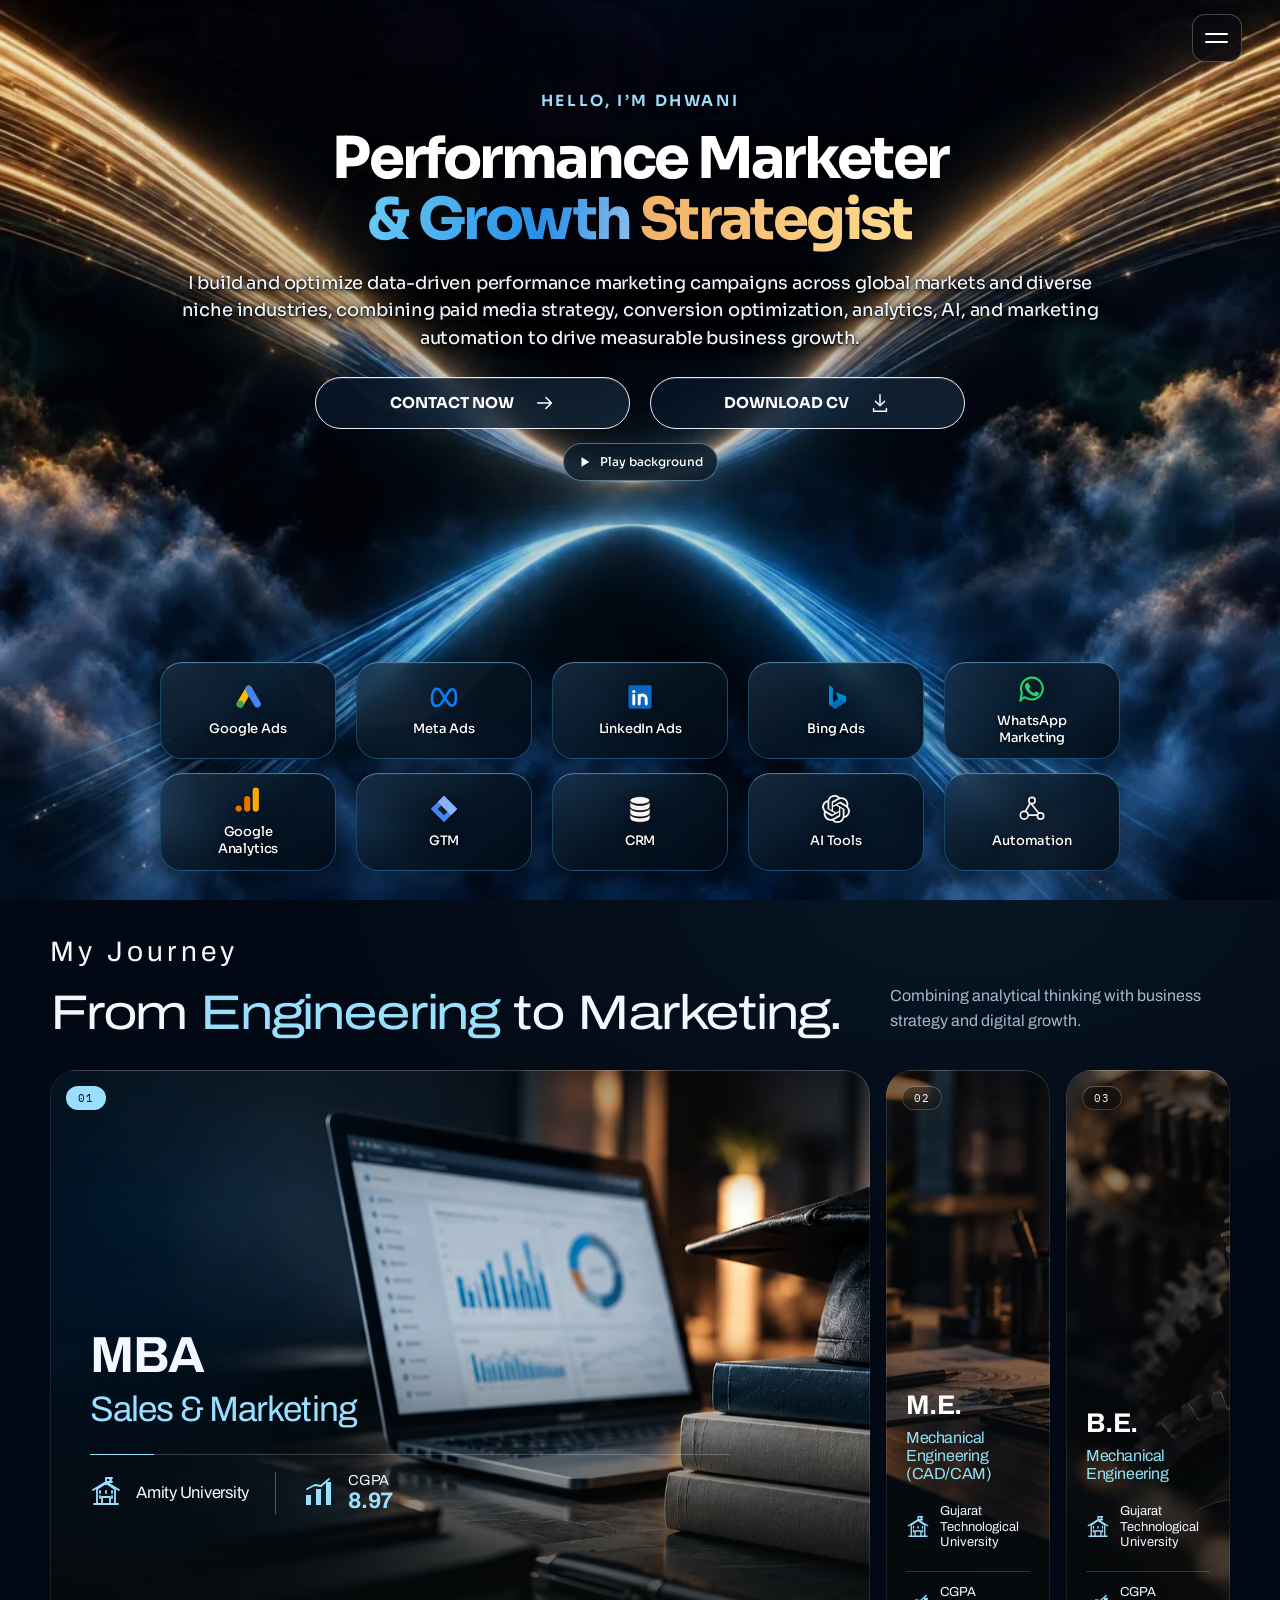
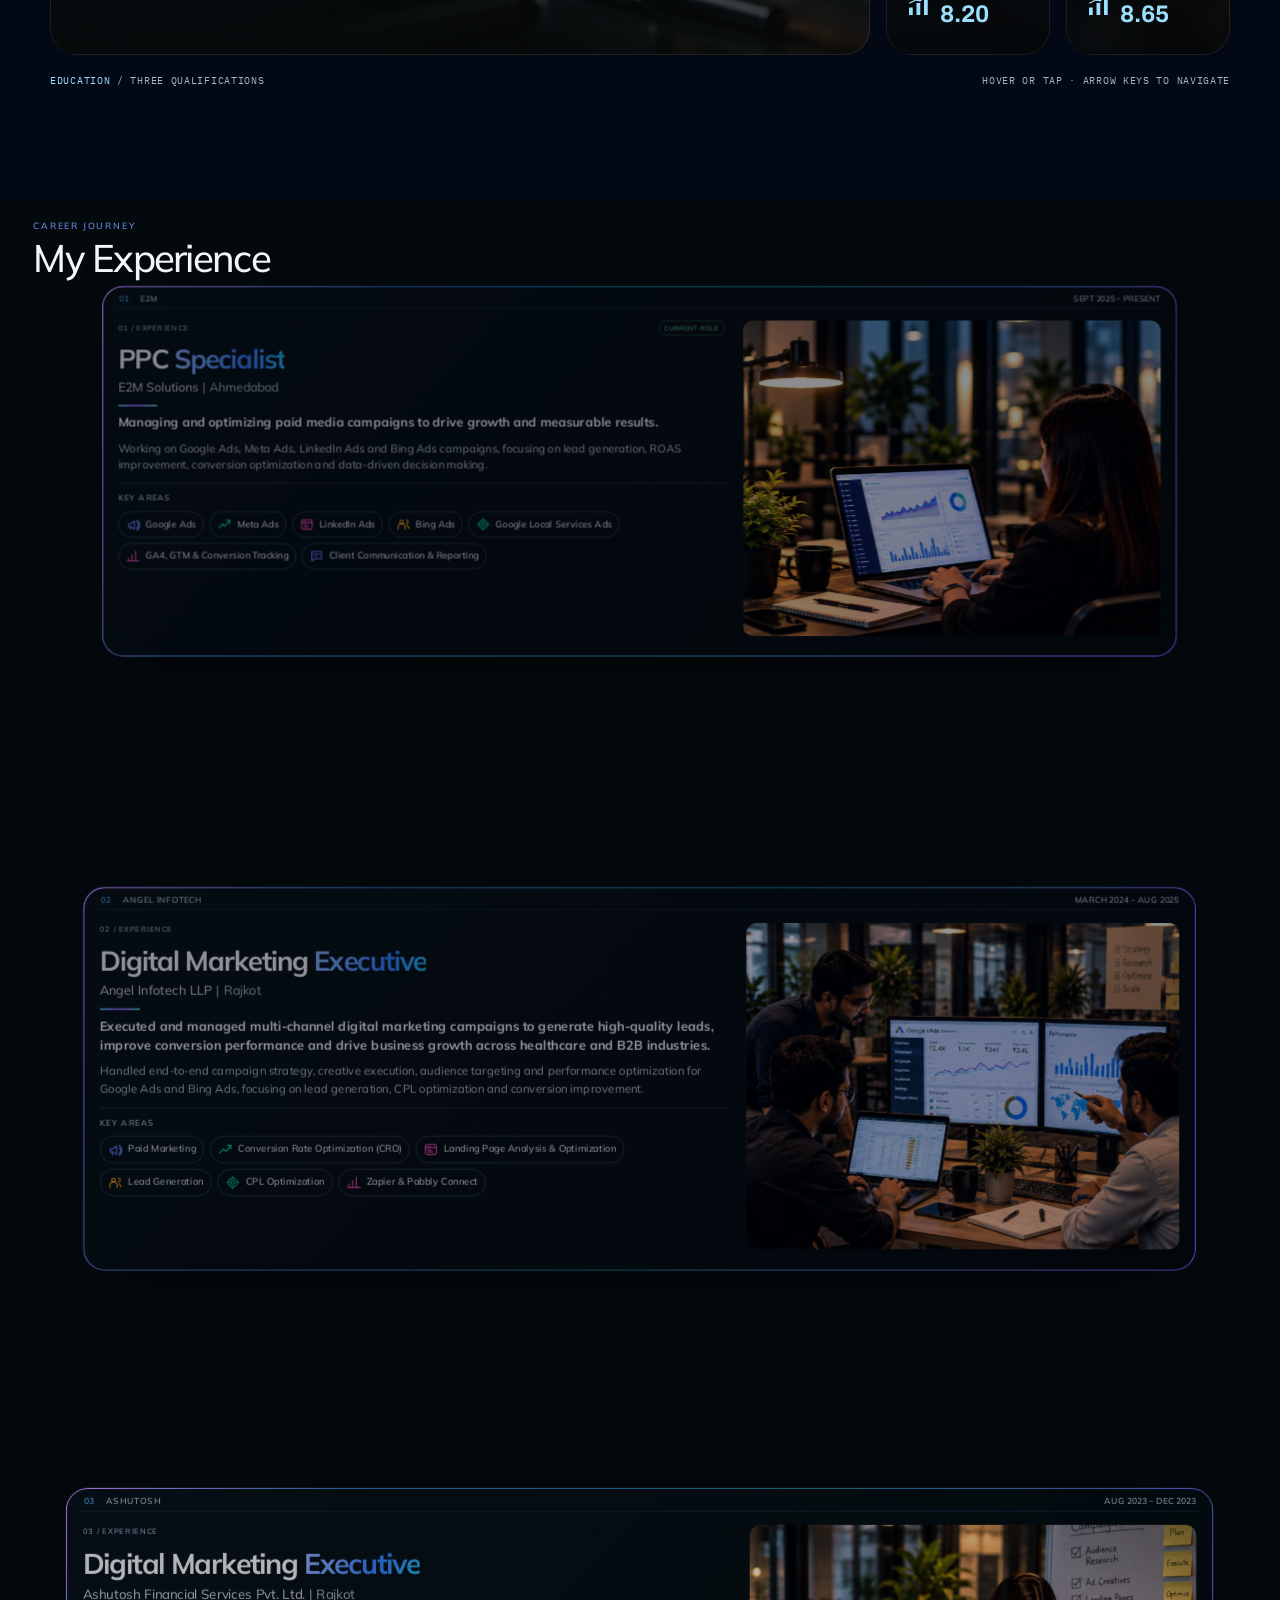
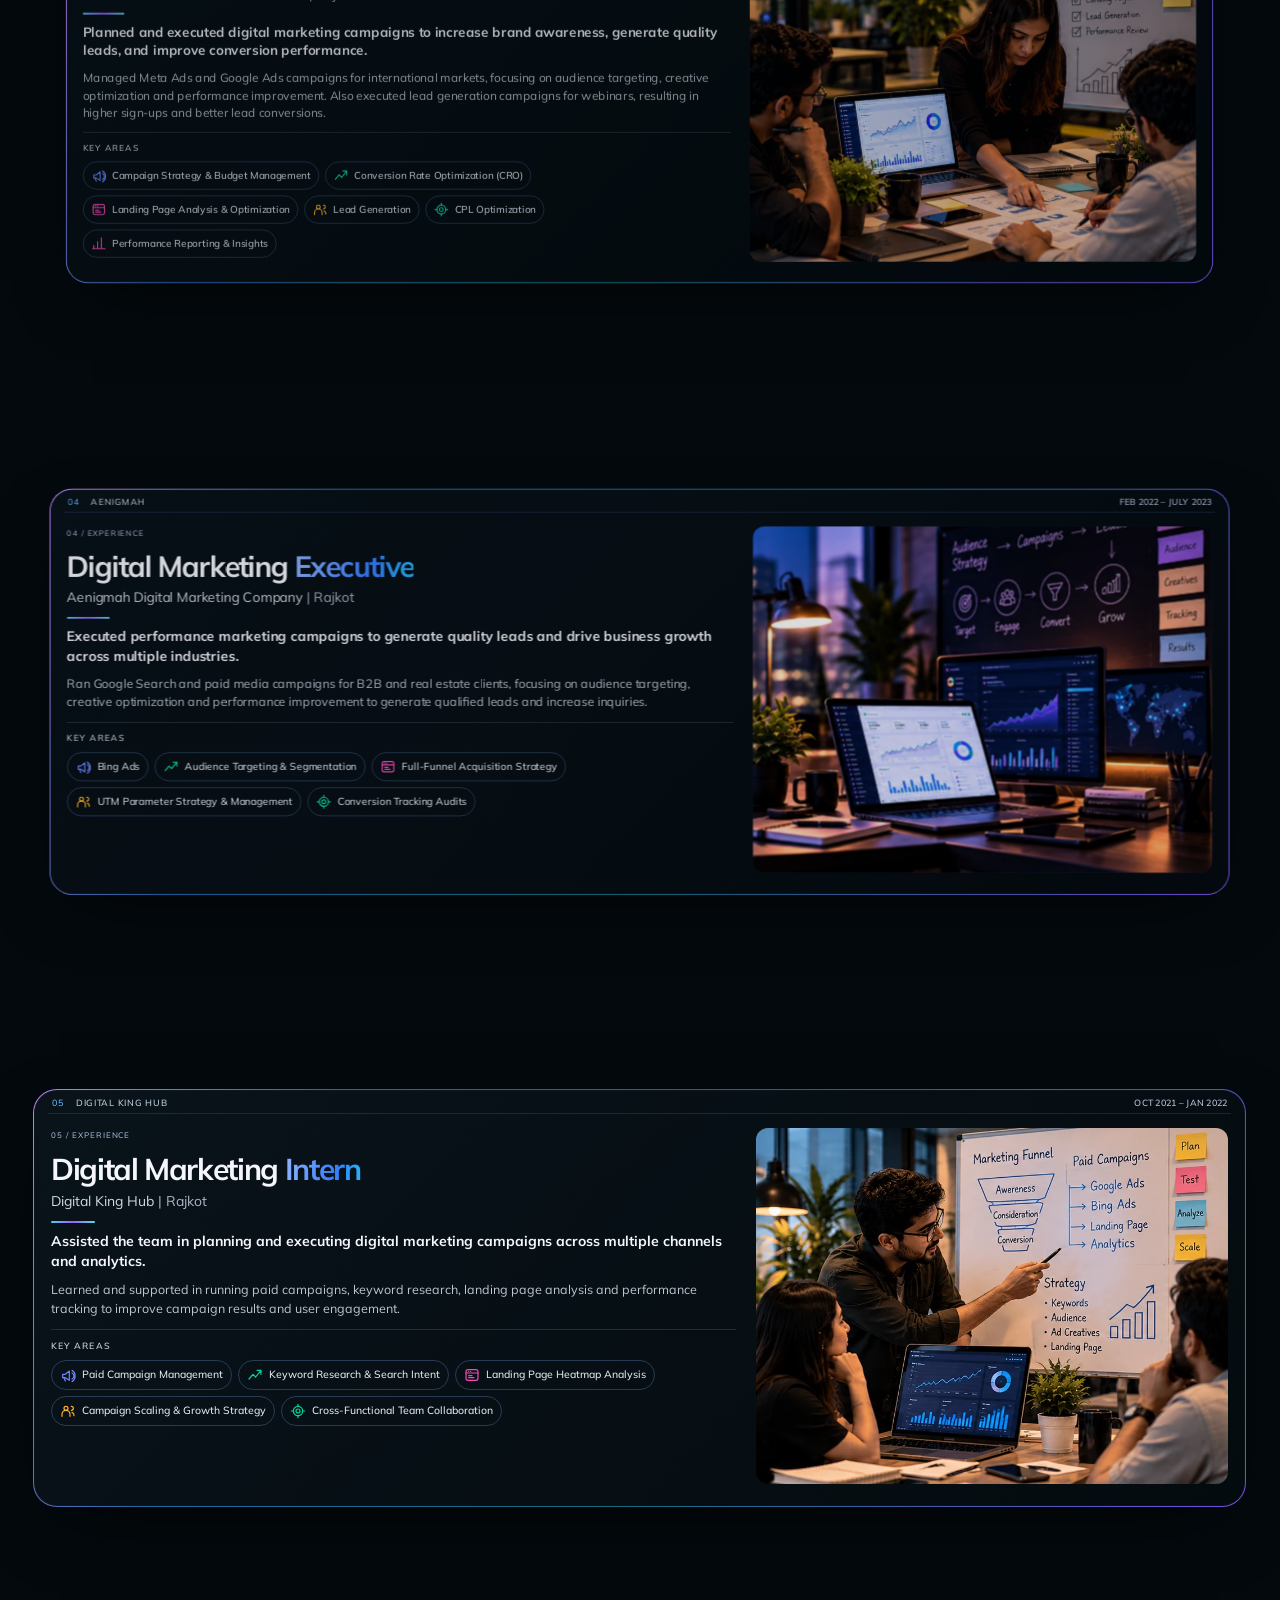
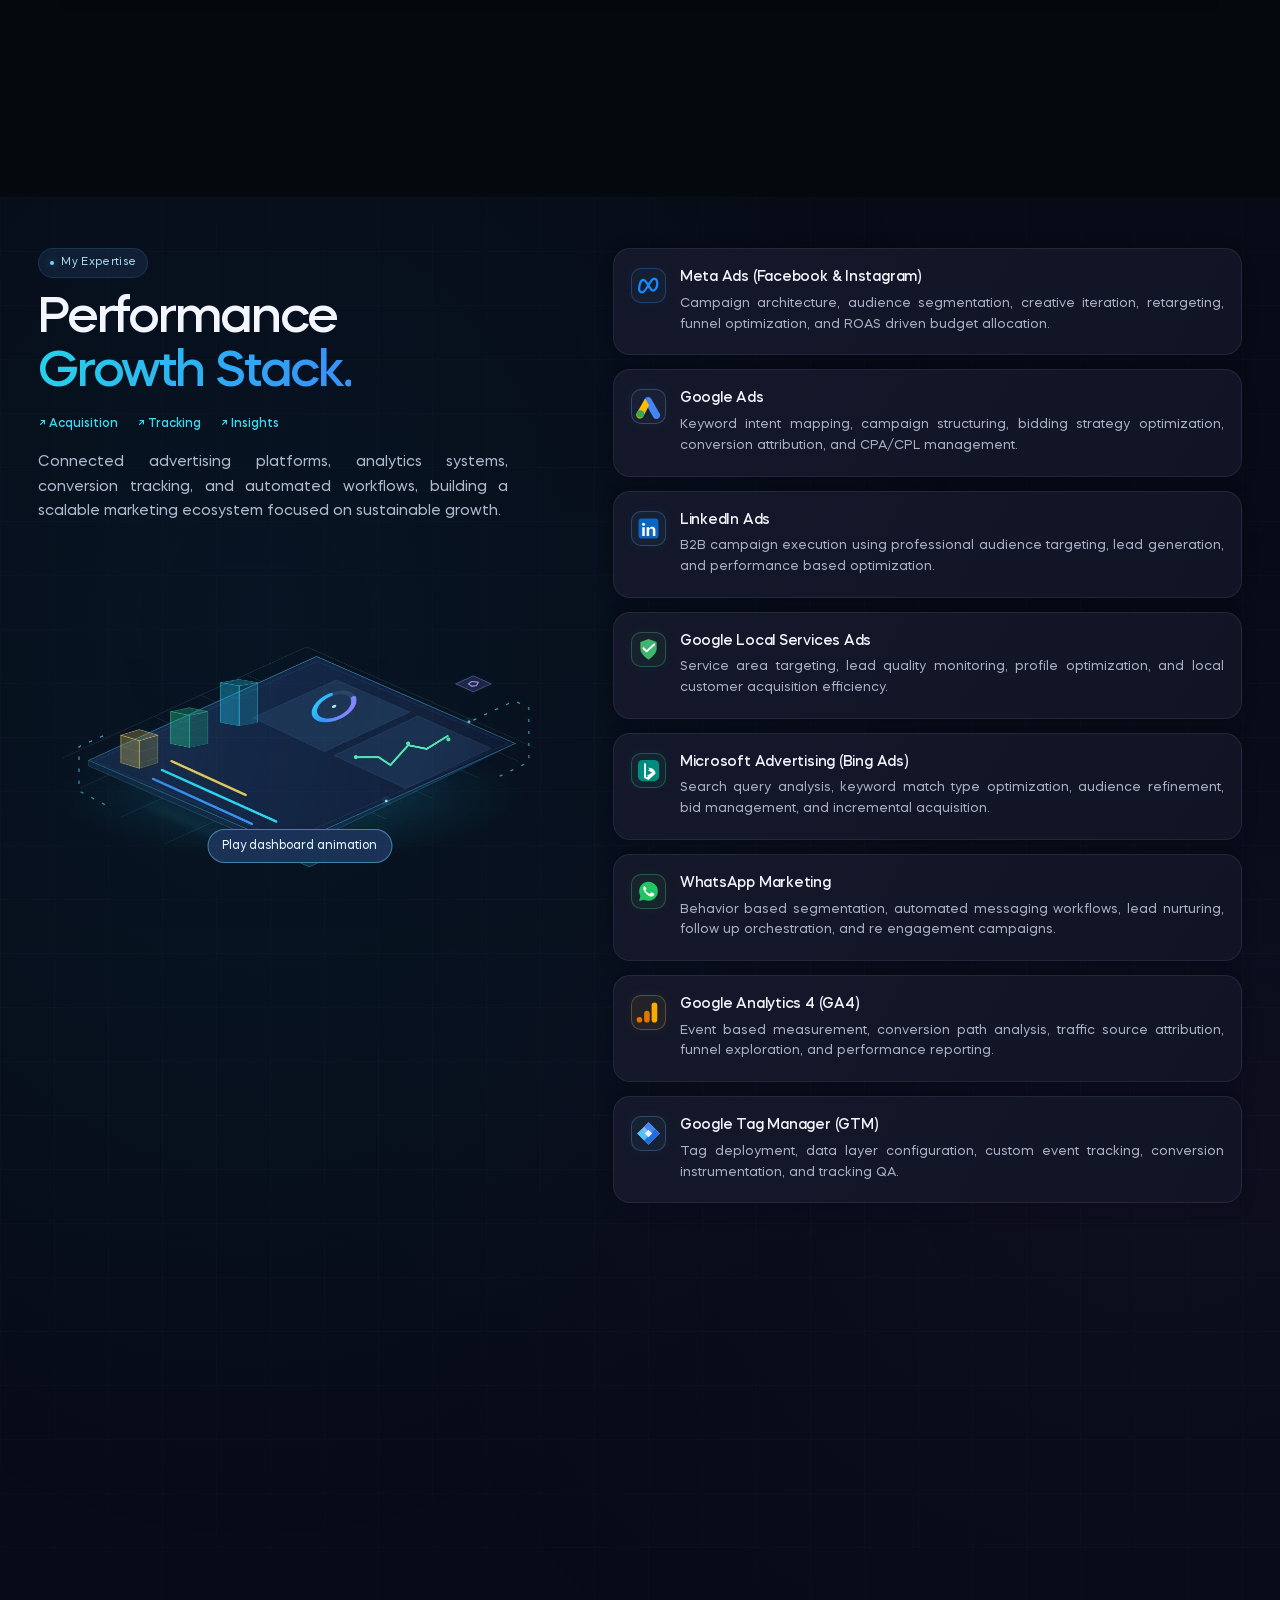
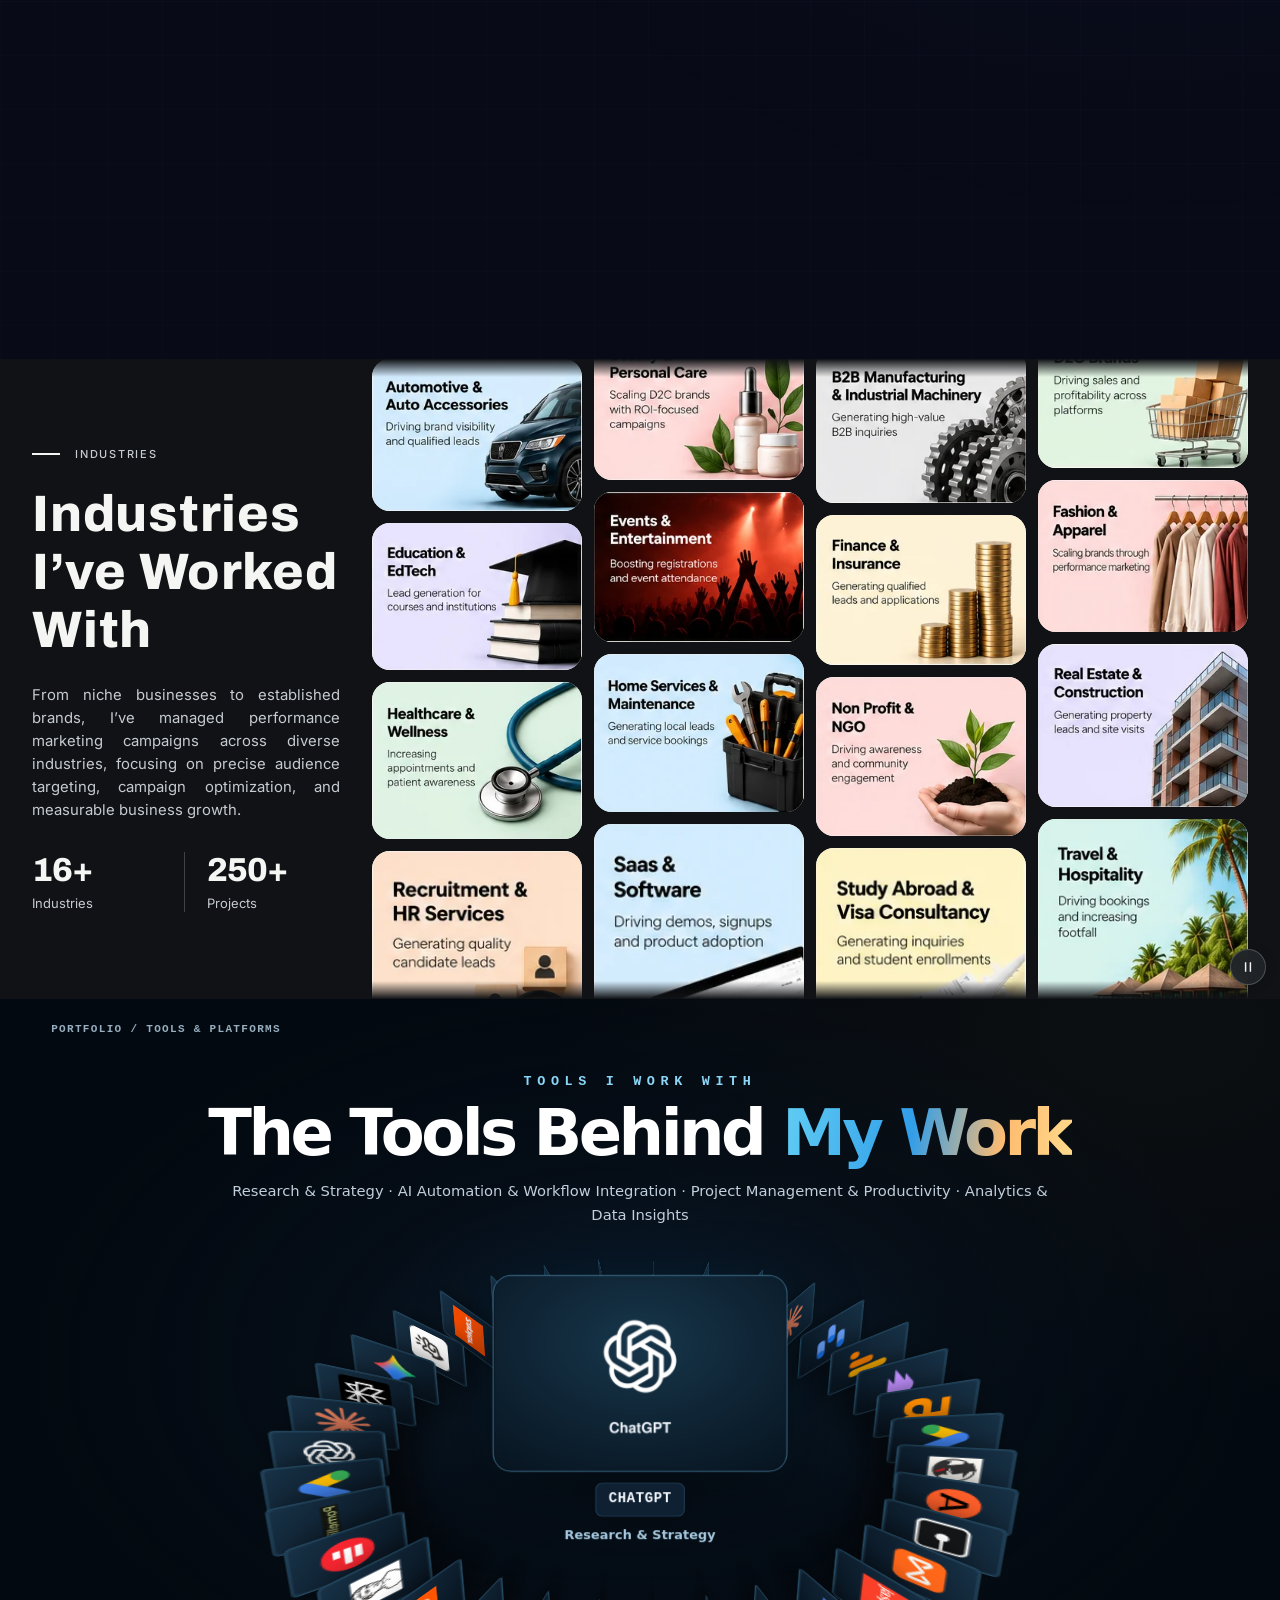
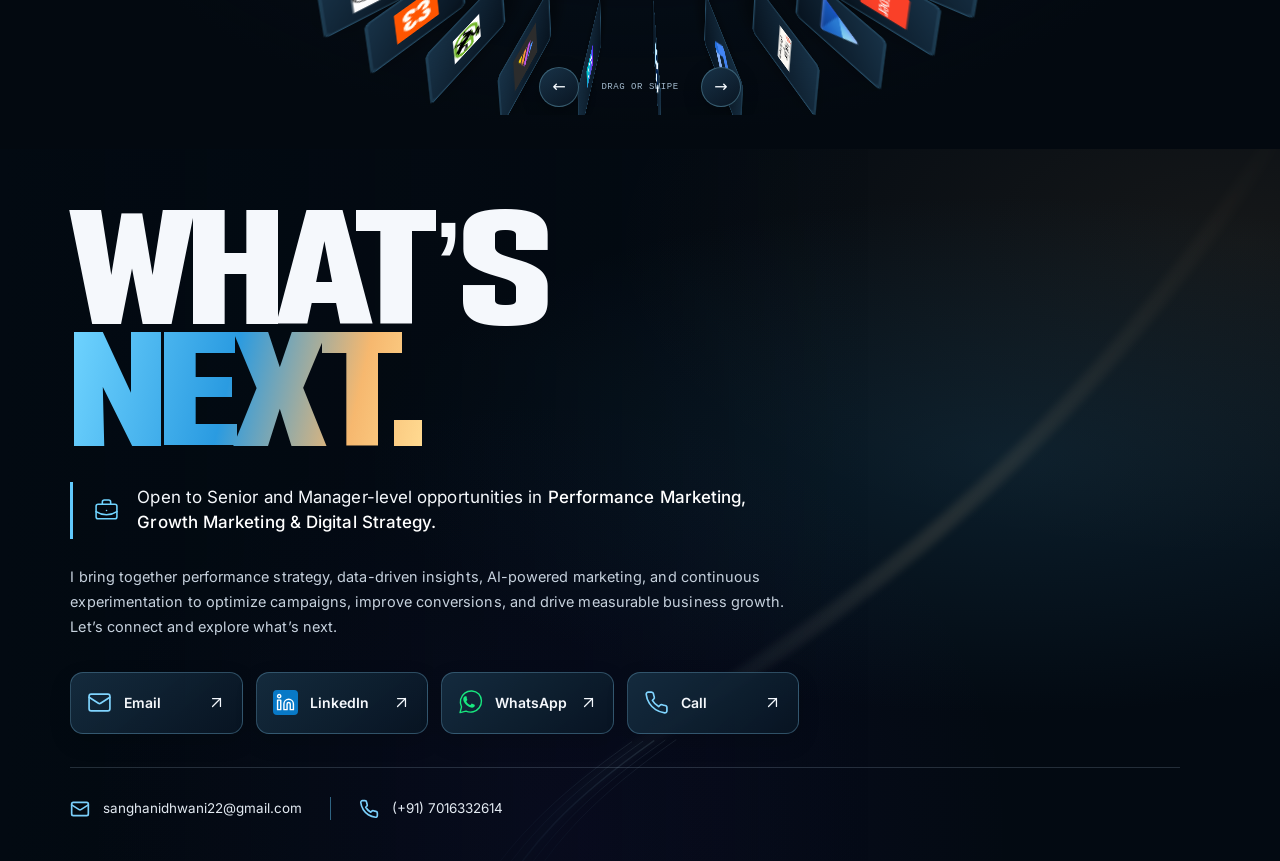
<file: index.html>
<!doctype html>
<html lang="en" class="dhwani-on-hero">
<head>
<meta charset="utf-8"><meta name="viewport" content="width=device-width,initial-scale=1,viewport-fit=cover">
<meta name="theme-color" content="#020914"><title>Dhwani — Performance Marketer &amp; Growth Strategist</title>
<meta name="description" content="Dhwani Sanghani’s portfolio: performance marketing, education, experience, expertise, industries, tools and contact information.">
<style>html{background:#020914}body{margin:0;background:#020914}</style>
<link rel="preload" href="assets/01-hero/asset-fa26406eeda9.woff2" as="font" type="font/woff2" crossorigin>
<link rel="preload" href="assets/01-hero/asset-0c953f847a2d.webp" as="image" fetchpriority="high">
<style>@font-face {
  font-family: 'DhwaniPortfolioSora';
  font-style: normal;
  font-weight: 100 900;
  font-display: swap;
  src: url(assets/01-hero/asset-fa26406eeda9.woff2) format('woff2');
  unicode-range: U+0000-00FF, U+0131, U+0152-0153, U+02BB-02BC, U+02C6, U+02DA, U+02DC, U+0304, U+0308, U+0329, U+2000-206F, U+20AC, U+2122, U+2191, U+2193, U+2212, U+2215, U+FEFF, U+FFFD;
}



/* All layout, motion and interaction styles belong to this section only. */
#dhwani-hero{--dhp-sky:#020914;--dhp-ink:#fff;--dhp-muted:#eff5ff;position:relative;isolation:isolate;container-type:inline-size;box-sizing:border-box;width:100%;min-width:0;background:var(--dhp-sky);color:var(--dhp-ink);font-family:'DhwaniPortfolioSora',system-ui,-apple-system,'Segoe UI',sans-serif;font-size:16px;line-height:1.5;-webkit-font-smoothing:antialiased;text-rendering:optimizeLegibility}
#dhwani-hero *,#dhwani-hero *::before,#dhwani-hero *::after{box-sizing:border-box}
#dhwani-hero p,#dhwani-hero h1,#dhwani-hero h2,#dhwani-hero ul{margin:0;padding:0}
#dhwani-hero .dhp-layout{position:relative;display:flex;flex-direction:column;align-items:center;min-height:100svh;width:100%;padding:clamp(26px,4.3svh,48px) clamp(24px,4cqw,64px) clamp(22px,3.2svh,36px)}
#dhwani-hero .dhp-scene{position:absolute;inset:0;z-index:-2;overflow:hidden;overflow:clip;pointer-events:none}
#dhwani-hero .dhp-motion{position:absolute;inset:0;width:100%;height:100%;object-fit:cover;object-position:50% 50%;opacity:1;display:block;pointer-events:none;user-select:none;background:#03060c}
#dhwani-hero .dhp-veil{position:absolute;inset:0;z-index:-1;pointer-events:none;background:radial-gradient(140% 60% at 50% 40%,rgba(6,10,18,.28) 0%,rgba(6,10,18,.10) 50%,rgba(6,10,18,0) 100%),linear-gradient(180deg,rgba(6,10,18,0) 45%,rgba(6,10,18,.10) 100%)}
#dhwani-hero .dhp-hero{flex:none;display:flex;flex-direction:column;align-items:center;text-align:center;position:relative;width:100%;max-width:1280px;padding:0}
#dhwani-hero .dhp-hello{color:#9bdfff;font-size:clamp(12px,1.2cqw,18px);font-weight:650;letter-spacing:.17em;line-height:1.4;text-shadow:0 2px 6px #000}
#dhwani-hero .dhp-title{font-size:clamp(36px,min(4.5cqw,7svh),70px);font-weight:750;line-height:1.06;letter-spacing:-.045em;margin-top:16px;max-width:100%;text-shadow:0 2px 10px #0009;overflow-wrap:normal}
#dhwani-hero .dhp-title>span{display:block}
#dhwani-hero .dhp-growth,#dhwani-hero .dhp-strategist{background-clip:text;-webkit-background-clip:text;color:transparent;text-shadow:none}
#dhwani-hero .dhp-growth{background-image:linear-gradient(100deg,#68ccfa,#278fe6 65%,#8cbdeb)}
#dhwani-hero .dhp-strategist{background-image:linear-gradient(100deg,#f0b069,#ffdc8e)}
#dhwani-hero .dhp-sub{color:var(--dhp-muted);max-width:920px;margin-top:20px;font-size:clamp(15px,min(1.4cqw,2.5svh),20px);font-weight:450;line-height:1.55;letter-spacing:-.01em;text-shadow:0 1px 2px #000,0 2px 6px #000,0 0 16px #000c;background:none;border:0;box-shadow:none;backdrop-filter:none}
#dhwani-hero .dhp-actions{display:flex;align-items:center;justify-content:center;gap:20px;margin-top:24px;width:min(100%,650px)}
#dhwani-hero .dhp-cta{position:relative;display:flex;align-items:center;justify-content:center;gap:20px;flex:1;min-width:0;min-height:52px;border-radius:999px;padding:12px 24px;color:#fff;text-decoration:none;font-size:15px;font-weight:700;line-height:1.2;white-space:nowrap;transition:transform .25s,box-shadow .25s,background .25s;touch-action:manipulation}
#dhwani-hero .dhp-cta svg{display:block;width:22px;height:22px;flex-shrink:0;fill:none;stroke:currentColor;stroke-width:1.6;stroke-linecap:round;stroke-linejoin:round}
#dhwani-hero .dhp-cta-primary{border:1px solid #e6edf9;background:linear-gradient(135deg,#061224d9,#182d40b3);backdrop-filter:blur(12px);-webkit-backdrop-filter:blur(12px);box-shadow:inset 0 1px 0 #ffffff26}
#dhwani-hero .dhp-cta-secondary{border:1px solid #e6edf9;background:linear-gradient(135deg,#061224d9,#182d40b3);backdrop-filter:blur(12px);-webkit-backdrop-filter:blur(12px);box-shadow:inset 0 1px 0 #ffffff26}
#dhwani-hero .dhp-cta-primary:hover{transform:translateY(-3px);background:#19334be6;box-shadow:0 0 26px #71c5ff42}
#dhwani-hero .dhp-cta-secondary:hover{transform:translateY(-3px);background:#19334be6;box-shadow:0 0 26px #71c5ff42}
#dhwani-hero a:focus-visible,#dhwani-hero button:focus-visible{outline:3px solid #a0e1ff;outline-offset:5px}
#dhwani-hero .dhp-foot{flex:none;position:relative;width:min(100%,960px);margin:auto auto 0;padding:clamp(28px,5svh,60px) 0 0}
#dhwani-hero .dhp-tools{display:grid;grid-template-columns:repeat(5,minmax(0,1fr));gap:14px 20px;list-style:none;perspective:1000px}
#dhwani-hero .dhp-tool{position:relative;min-width:0;min-height:clamp(78px,10.8svh,106px);border:1px solid #388bc46b;border-top-color:#84caff8c;border-radius:22px;display:flex;flex-direction:column;align-items:center;justify-content:center;gap:10px;padding:12px 8px;background:linear-gradient(145deg,#1e354bb3,#061421d9 50%,#020b16e6);backdrop-filter:blur(12px);-webkit-backdrop-filter:blur(12px);box-shadow:inset 0 1px 0 #ffffff09,0 8px 24px #0005;transition:transform .25s,box-shadow .25s,border-color .25s}
#dhwani-hero .dhp-tool:hover{transform:translateY(-5px) rotateX(5deg);border-color:#81d5ff;box-shadow:0 10px 32px #3082c238}
#dhwani-hero .dhp-tool svg{display:block;flex:none;width:28px;height:28px;stroke:none;fill:none;stroke-linecap:round;stroke-linejoin:round;filter:drop-shadow(0 2px 6px #0005)}
#dhwani-hero .dhp-tool>span{font-size:13px;line-height:1.3;font-weight:500;text-align:center;letter-spacing:-.015em;color:#fff;text-shadow:0 1px 4px #000;overflow-wrap:normal}
@media(min-aspect-ratio:16/9){#dhwani-hero .dhp-motion{object-position:50% 0%}}
@media(max-height:650px) and (min-width:701px){#dhwani-hero .dhp-layout{padding-block:20px 18px}#dhwani-hero .dhp-hello{font-size:12px}#dhwani-hero .dhp-title{font-size:clamp(32px,min(4.2cqw,6.8svh),48px);margin-top:12px}#dhwani-hero .dhp-sub{font-size:14px;line-height:1.45;max-width:1000px;margin-top:14px}#dhwani-hero .dhp-actions{margin-top:18px}#dhwani-hero .dhp-cta{min-height:46px;font-size:14px;padding-block:10px}#dhwani-hero .dhp-foot{padding-top:24px}#dhwani-hero .dhp-tools{gap:12px 18px}#dhwani-hero .dhp-tool{min-height:74px;gap:7px;padding:9px 6px}#dhwani-hero .dhp-tool svg{width:24px;height:24px}#dhwani-hero .dhp-tool>span{font-size:12px}}
@container(max-width:960px){#dhwani-hero .dhp-layout{padding-inline:24px}#dhwani-hero .dhp-tools{gap:14px}#dhwani-hero .dhp-tool{border-radius:18px}#dhwani-hero .dhp-tool>span{font-size:12px}}
/* Mobile content stays in document flow; only the decorative video is clipped. */
@container(max-width:700px){
 #dhwani-hero .dhp-layout{height:auto;max-height:none;min-height:100svh;padding:clamp(18px,3svh,28px) 20px max(18px,env(safe-area-inset-bottom));overflow:visible}
 #dhwani-hero .dhp-hello{font-size:11px;letter-spacing:.14em}
 #dhwani-hero .dhp-title{font-size:clamp(28px,7.7cqw,46px);line-height:1.08;margin-top:12px;letter-spacing:-.045em;max-width:560px}
 #dhwani-hero .dhp-sub{font-size:clamp(13px,3.3cqw,15px);line-height:1.55;margin-top:15px;max-width:540px;color:#f3f7ff}
 #dhwani-hero .dhp-actions{flex-direction:row;gap:10px;margin-top:19px;max-width:540px}
 #dhwani-hero .dhp-cta{flex:1;width:auto;min-height:46px;padding:11px 10px;gap:9px;font-size:clamp(10px,2.8cqw,13px)}
 #dhwani-hero .dhp-cta svg{width:17px;height:17px}
 #dhwani-hero .dhp-foot{flex:none;margin-top:auto;padding-top:24px;max-width:540px}
 #dhwani-hero .dhp-tools{grid-template-columns:repeat(5,minmax(0,1fr));gap:8px 6px}
 #dhwani-hero .dhp-tool{min-height:64px;gap:6px;padding:8px 3px;border-radius:12px}
 #dhwani-hero .dhp-tool svg{width:23px;height:23px}
 #dhwani-hero .dhp-tool>span{font-size:clamp(8px,2.2cqw,11px);line-height:1.3;min-height:2.6em;max-width:100%;letter-spacing:-.025em}
 #dhwani-hero .dhp-veil{background:radial-gradient(130% 58% at 50% 39%,rgba(6,10,18,.66),rgba(6,10,18,.30) 65%,transparent),linear-gradient(180deg,rgba(6,10,18,.12),transparent 70%,rgba(6,10,18,.30))}
}
@container(max-width:360px){
 #dhwani-hero .dhp-layout{padding:17px 16px max(17px,env(safe-area-inset-bottom))}
 #dhwani-hero .dhp-title{font-size:clamp(25px,7.8cqw,28px);margin-top:10px}
 #dhwani-hero .dhp-sub{font-size:12.5px;line-height:1.5;margin-top:13px}
 #dhwani-hero .dhp-actions{gap:8px;margin-top:16px}
 #dhwani-hero .dhp-cta{gap:6px;padding-inline:8px;min-height:44px;font-size:10px}
 #dhwani-hero .dhp-foot{padding-top:19px}
 #dhwani-hero .dhp-tool{min-height:60px;padding:7px 2px;gap:5px}
 #dhwani-hero .dhp-tool svg{width:21px;height:21px}
}
/* Lower the desktop copy only; retain a clear window around the video center. */
@container(min-width:961px){#dhwani-hero .dhp-layout{padding-top:clamp(56px,10svh,110px)}#dhwani-hero .dhp-motion{object-position:50% 15%}}
#dhwani-hero .dhp-video-play{display:inline-flex;align-items:center;justify-content:center;gap:8px;margin:14px 0 0;padding:9px 14px;min-height:38px;border:1px solid #a8dfff70;border-radius:999px;background:#071727d9;color:#fff;font:500 12px/1.3 'DhwaniPortfolioSora',sans-serif;cursor:pointer;touch-action:manipulation;backdrop-filter:blur(10px);-webkit-backdrop-filter:blur(10px)}
#dhwani-hero .dhp-video-play[hidden]{display:none}
#dhwani-hero .dhp-video-play svg{width:14px;height:14px;fill:currentColor;flex:none}
@media(prefers-reduced-motion:no-preference){@keyframes dhwani-lift{from{opacity:0;translate:0 9px}}@keyframes dhwani-wipe{from{clip-path:inset(-.78em 0 calc(100% + .78em) 0);translate:0 9px}to{clip-path:inset(-.78em 0 -.78em 0);translate:0 0}}#dhwani-hero:not(.dhp-is-entered) .dhp-hello{animation:dhwani-lift .7s .15s both}#dhwani-hero:not(.dhp-is-entered) .dhp-title>span{animation:dhwani-wipe .95s cubic-bezier(.16,1,.3,1) .28s both}#dhwani-hero:not(.dhp-is-entered) .dhp-title>span+span{animation-delay:.4s}#dhwani-hero:not(.dhp-is-entered) .dhp-sub{animation:dhwani-lift .8s .65s both}#dhwani-hero:not(.dhp-is-entered) .dhp-cta{animation:dhwani-lift .8s .85s backwards}#dhwani-hero:not(.dhp-is-entered) .dhp-cta-secondary{animation-delay:.95s}#dhwani-hero:not(.dhp-is-entered) .dhp-tool{animation:dhwani-lift .6s var(--tool-delay) backwards}}
@media(prefers-reduced-motion:reduce){#dhwani-hero *,#dhwani-hero *::before,#dhwani-hero *::after{animation:none!important;transition:none!important}}

/* Short, non-blocking entrance; content stays readable without waiting for video. */
@media(prefers-reduced-motion:no-preference){#dhwani-hero:not(.dhp-is-entered) .dhp-hello,#dhwani-hero:not(.dhp-is-entered) .dhp-title>span,#dhwani-hero:not(.dhp-is-entered) .dhp-title>span+span,#dhwani-hero:not(.dhp-is-entered) .dhp-sub,#dhwani-hero:not(.dhp-is-entered) .dhp-cta,#dhwani-hero:not(.dhp-is-entered) .dhp-tool{animation-duration:.35s;animation-delay:.03s}}
</style>
<link rel="stylesheet" href="assets/sections.css">
<link rel="preconnect" href="https://fonts.googleapis.com">
<link rel="preconnect" href="https://fonts.gstatic.com" crossorigin>
<link href="https://fonts.googleapis.com/css2?family=Archivo:wdth,wght@100,400;125,400&family=IBM+Plex+Mono:wght@400&display=swap" rel="stylesheet" media="print" onload="this.media='all'">
<link href="https://fonts.googleapis.com/css2?family=Gilda+Display&family=Mulish:wght@400;500&display=swap" rel="stylesheet" media="print" onload="this.media='all'">


<noscript><style>.vs-stack-cards-title,.vs-stack-cards-text,.vs-stack-cards-meta{opacity:1;transform:none}.vs-stack-cards-card{position:relative;height:auto}.vs-stack-cards-inner{height:auto}.vs-stack-cards-media{min-height:240px}</style></noscript>



<script src="assets/load-sections.js" defer></script>
<link rel="stylesheet" href="menu.css">
<link href="https://fonts.googleapis.com/css2?family=Outfit:wght@500;600;700;800&amp;family=Space+Mono:wght@400;700&amp;display=swap" rel="stylesheet" media="print" onload="this.media='all'">
</head>
<body>
<!-- SECTION 1: Hero -->
<section id="dhwani-hero" aria-labelledby="dhwani-heading"><div class="dhp-scene" aria-hidden="true"><video class="dhp-motion" autoplay muted loop playsinline webkit-playsinline preload="none" disablepictureinpicture aria-hidden="true" poster="assets/01-hero/asset-0c953f847a2d.webp"></video></div><div class="dhp-veil" aria-hidden="true"></div><div class="dhp-layout"><div class="dhp-hero"><p class="dhp-hello">HELLO, I’M DHWANI</p><h1 class="dhp-title" id="dhwani-heading"><span>Performance Marketer</span><span><span class="dhp-growth">&amp; Growth</span> <span class="dhp-strategist">Strategist</span></span></h1><p class="dhp-sub">I build and optimize data-driven performance marketing campaigns across global markets and diverse niche industries, combining paid media strategy, conversion optimization, analytics, AI, and marketing automation to drive measurable business growth.</p><div class="dhp-actions"><a class="dhp-cta dhp-cta-primary" href="https://www.linkedin.com/in/dhwani-sanghani" target="_blank" rel="noopener noreferrer" aria-label="Contact Dhwani Sanghani on LinkedIn (opens in a new tab)"><span>CONTACT NOW</span><svg viewBox="0 0 24 24" aria-hidden="true"><path d="M4 12h15m-6-6 6 6-6 6"/></svg></a><a class="dhp-cta dhp-cta-secondary" href="Dhwani-Sanghani-Resume.pdf" download="Dhwani-Sanghani-Resume.pdf" title="Download Dhwani Sanghani’s résumé (PDF)"><span>DOWNLOAD CV</span><svg viewBox="0 0 24 24" aria-hidden="true"><path d="M12 3v12m-5-5 5 5 5-5M5 18v3h14v-3"/></svg></a></div><button class="dhp-video-play" type="button" hidden aria-label="Play background animation"><svg viewBox="0 0 16 16" aria-hidden="true"><path d="M4 2.5 13 8 4 13.5Z"/></svg><span>Play background</span></button></div><div class="dhp-foot" aria-label="Marketing platforms, analytics and automation tools"><ul class="dhp-tools"><li class="dhp-tool" style="--tool-delay:1.08s"><svg viewBox="0 0 36 36" aria-hidden="true"><path d="M8 27 19 8" stroke="#FBBC04" stroke-width="9" stroke-linecap="round"/><path d="m19 8 11 19" stroke="#4285F4" stroke-width="9" stroke-linecap="round"/><circle cx="8" cy="27" r="4.5" fill="#34A853" stroke="none"/></svg><span>Google Ads</span></li><li class="dhp-tool" style="--tool-delay:1.135s"><svg viewBox="0 0 36 36" aria-hidden="true"><path d="M3 25C1 13 6 5 11 8c5 3 11 21 17 21 7 0 7-20 1-21-6-1-12 20-18 21-4 1-7 0-8-4Z" stroke="#0081FB" stroke-width="3.4" fill="none"/></svg><span>Meta Ads</span></li><li class="dhp-tool" style="--tool-delay:1.19s"><svg viewBox="0 0 36 36" aria-hidden="true"><rect x="3" y="3" width="30" height="30" rx="3" fill="#0A66C2" stroke="none"/><circle cx="10" cy="11" r="2" fill="white" stroke="none"/><path d="M10 16v11m7-11v11m0-6c0-8 9-7 9 0v6" stroke="white" stroke-width="3.7" fill="none"/></svg><span>LinkedIn Ads</span></li><li class="dhp-tool" style="--tool-delay:1.245s"><svg viewBox="0 0 36 36" aria-hidden="true"><path d="M9 3v25l8 5 14-9v-7l-13-5 3 9-7 4V6L9 3Z" fill="#0089D6" stroke="none"/><path d="m14 25 7-4 10 3-14 9-8-5 5-3Z" fill="#006DB1" stroke="none"/></svg><span>Bing Ads</span></li><li class="dhp-tool" style="--tool-delay:1.3s"><svg viewBox="0 0 36 36" aria-hidden="true"><path d="M7 29 3 33l2-10a14 14 0 1 1 5 6Z" stroke="#25D366" stroke-width="2.7" fill="none"/><path d="m13 10 3 5-2 2c2 4 4 5 7 6l2-2 4 2c0 4-3 5-6 4-6-2-12-8-12-13 0-2 1-4 4-4Z" fill="#25D366" stroke="none"/></svg><span>WhatsApp<br>Marketing</span></li><li class="dhp-tool" style="--tool-delay:1.355s"><svg viewBox="0 0 36 36" aria-hidden="true"><rect x="24" y="2" width="8" height="31" rx="4" fill="#F9AB00" stroke="none"/><rect x="13" y="13" width="8" height="20" rx="4" fill="#E37400" stroke="none"/><circle cx="6" cy="29" r="4" fill="#E37400" stroke="none"/></svg><span>Google<br>Analytics</span></li><li class="dhp-tool" style="--tool-delay:1.41s"><svg viewBox="0 0 36 36" aria-hidden="true"><path d="m18 1 17 17-17 17L1 18 18 1Z" fill="#4285F4" stroke="none"/><path d="m18 10 8 8-8 8-8-8 8-8Z" fill="#151820" stroke="none"/><path d="m18 1 17 17-8 8-9-9-8-8 8-8Z" fill="#8AB4F8" stroke="none"/></svg><span>GTM</span></li><li class="dhp-tool" style="--tool-delay:1.465s"><svg viewBox="0 0 36 36" aria-hidden="true"><ellipse cx="18" cy="7" rx="13" ry="5" fill="#F5F5F5" stroke="#000" stroke-width="1"/><path d="M5 9v6c0 7 26 7 26 0V9c-5 6-21 6-26 0Zm0 8v6c0 7 26 7 26 0v-6c-5 6-21 6-26 0Zm0 8v5c0 7 26 7 26 0v-5c-5 6-21 6-26 0Z" fill="#F5F5F5" stroke="#000" stroke-width="1"/></svg><span>CRM</span></li><li class="dhp-tool" style="--tool-delay:1.52s"><svg viewBox="0 0 24 24" aria-hidden="true" style="fill:#f5f5f5;stroke:none"><path d="M22.2819 9.8211a5.9847 5.9847 0 0 0-.5157-4.9108 6.0462 6.0462 0 0 0-6.5098-2.9A6.0651 6.0651 0 0 0 4.9807 4.1818a5.9847 5.9847 0 0 0-3.9977 2.9 6.0462 6.0462 0 0 0 .7427 7.0966 5.98 5.98 0 0 0 .511 4.9107 6.051 6.051 0 0 0 6.5146 2.9001A5.9847 5.9847 0 0 0 13.2599 24a6.0557 6.0557 0 0 0 5.7718-4.2058 5.9894 5.9894 0 0 0 3.9977-2.9001 6.0557 6.0557 0 0 0-.7475-7.0729zm-9.022 12.6081a4.4755 4.4755 0 0 1-2.8764-1.0408l.1419-.0804 4.7783-2.7582a.7948.7948 0 0 0 .3927-.6813v-6.7369l2.02 1.1686a.071.071 0 0 1 .038.052v5.5826a4.504 4.504 0 0 1-4.4945 4.4944zm-9.6607-4.1254a4.4708 4.4708 0 0 1-.5346-3.0137l.142.0852 4.783 2.7582a.7712.7712 0 0 0 .7806 0l5.8428-3.3685v2.3324a.0804.0804 0 0 1-.0332.0615L9.74 19.9502a4.4992 4.4992 0 0 1-6.1408-1.6464zM2.3408 7.8956a4.485 4.485 0 0 1 2.3655-1.9728V11.6a.7664.7664 0 0 0 .3879.6765l5.8144 3.3543-2.0201 1.1685a.0757.0757 0 0 1-.071 0l-4.8303-2.7865A4.504 4.504 0 0 1 2.3408 7.872zm16.5963 3.8558L13.1038 8.364 15.1192 7.2a.0757.0757 0 0 1 .071 0l4.8303 2.7913a4.4944 4.4944 0 0 1-.6765 8.1042v-5.6772a.79.79 0 0 0-.407-.667zm2.0107-3.0231l-.142-.0852-4.7735-2.7818a.7759.7759 0 0 0-.7854 0L9.409 9.2297V6.8974a.0662.0662 0 0 1 .0284-.0615l4.8303-2.7866a4.4992 4.4992 0 0 1 6.6802 4.66zM8.3065 12.863l-2.02-1.1638a.0804.0804 0 0 1-.038-.0567V6.0742a4.4992 4.4992 0 0 1 7.3757-3.4537l-.142.0805L8.704 5.459a.7948.7948 0 0 0-.3927.6813zm1.0976-2.3654l2.602-1.4998 2.6069 1.4998v2.9994l-2.5974 1.4997-2.6067-1.4997Z"/></svg><span>AI Tools</span></li><li class="dhp-tool" style="--tool-delay:1.575s"><svg viewBox="0 0 36 36" aria-hidden="true"><path d="m9 22 7-12 12 15M12 26h13" stroke="#F5F5F5" stroke-width="2.2" fill="none"/><circle cx="8" cy="26" r="5" fill="#080808" stroke="#F5F5F5" stroke-width="2.2"/><circle cx="18" cy="7" r="4" fill="#080808" stroke="#F5F5F5" stroke-width="2.2"/><circle cx="29" cy="27" r="4" fill="#080808" stroke="#F5F5F5" stroke-width="2.2"/></svg><span>Automation</span></li></ul></div></div></section>
<!-- SECTION 2: Education -->
<section id="education" class="dhp-accordion-section dhp-education-section" aria-labelledby="dhp-accordion-title"><div class="dhp-accordion-inner">
<div class="dhp-accordion-header"><div><p class="dhp-journey-kicker">My Journey</p><h2 class="dhp-accordion-heading" id="dhp-accordion-title">From <em>Engineering</em> to Marketing.</h2></div><p class="dhp-accordion-intro">Combining analytical thinking with business strategy and digital growth.</p></div>
<ul class="vs-accordion-gallery" aria-label="Dhwani’s education, three qualifications" data-open="0">
<li class="vs-accordion-gallery-panel">
    <div class="vs-accordion-gallery-win">
      <div class="vs-accordion-gallery-body">
        <img class="vs-accordion-gallery-img" src="assets/02-education/asset-d6dd74b2b6a0.webp" alt="Laptop with marketing analytics, a graduation cap and business textbooks" draggable="false" loading="lazy" decoding="async">
        <div class="vs-accordion-gallery-dim"></div>
        <div class="vs-accordion-gallery-shade"></div>
        <div class="vs-accordion-gallery-lift"></div>
        <span class="vs-accordion-gallery-idx" aria-hidden="true">01</span>
        <div class="vs-accordion-gallery-spine" aria-hidden="true"><span class="dhp-closed-heading"><b>MBA</b> Sales &amp; Marketing</span><div class="dhp-closed-details"><div class="dhp-closed-school"><svg viewBox="0 0 32 32" aria-hidden="true"><path d="M4 27h24M7 27V12l9-6 9 6v15M3 13l13-8 13 8M12 27v-7h8v7M16 5V1m0 0h6l-2 2 2 2h-6M10 14v2m6-2v2m6-2v2M10 19v2m12-2v2"/></svg><p>Amity University</p></div><div class="dhp-closed-grade"><svg viewBox="0 0 32 32" aria-hidden="true"><path d="M4 28V18h5v10Zm10 0V12h5v16Zm10 0V5h5v23Z" fill="currentColor" stroke="none"/><path d="m5 12 8-4 6 1 8-7"/></svg><p>CGPA<strong>8.97</strong></p></div></div></div>
        <div class="vs-accordion-gallery-copy dhp-education-copy"><h3>MBA<em>Sales &amp; Marketing</em></h3><div class="vs-accordion-gallery-meta dhp-education-details"><div class="dhp-education-school"><svg viewBox="0 0 32 32" aria-hidden="true"><path d="M4 27h24M7 27V12l9-6 9 6v15M3 13l13-8 13 8M12 27v-7h8v7M16 5V1m0 0h6l-2 2 2 2h-6M10 14v2m6-2v2m6-2v2M10 19v2m12-2v2"/></svg><span>Amity University</span></div><div class="dhp-education-score"><svg viewBox="0 0 32 32" aria-hidden="true"><path d="M4 28V18h5v10Zm10 0V12h5v16Zm10 0V5h5v23Z" fill="currentColor" stroke="none"/><path d="m5 12 8-4 6 1 8-7"/></svg><span>CGPA<strong>8.97</strong></span></div></div></div>
        <div class="vs-accordion-gallery-ringL"></div>
        <button class="vs-accordion-gallery-hit" type="button" aria-expanded="false" aria-label="MBA, Sales &amp; Marketing, Amity University, CGPA 8.97. Qualification 1 of 3"></button>
      </div>
      <div class="vs-accordion-gallery-edge"></div>
      <div class="vs-accordion-gallery-ringR"></div>
    </div>
  </li>
<li class="vs-accordion-gallery-panel">
    <div class="vs-accordion-gallery-win">
      <div class="vs-accordion-gallery-body">
        <img class="vs-accordion-gallery-img" src="assets/02-education/asset-6cf3ecf3109c.webp" alt="Mechanical engineering workstation displaying a CAD model" draggable="false" loading="lazy" decoding="async">
        <div class="vs-accordion-gallery-dim"></div>
        <div class="vs-accordion-gallery-shade"></div>
        <div class="vs-accordion-gallery-lift"></div>
        <span class="vs-accordion-gallery-idx" aria-hidden="true">02</span>
        <div class="vs-accordion-gallery-spine" aria-hidden="true"><span class="dhp-closed-heading"><b>M.E.</b> Mechanical Engineering (CAD/CAM)</span><div class="dhp-closed-details"><div class="dhp-closed-school"><svg viewBox="0 0 32 32" aria-hidden="true"><path d="M4 27h24M7 27V12l9-6 9 6v15M3 13l13-8 13 8M12 27v-7h8v7M16 5V1m0 0h6l-2 2 2 2h-6M10 14v2m6-2v2m6-2v2M10 19v2m12-2v2"/></svg><p>Gujarat Technological University</p></div><div class="dhp-closed-grade"><svg viewBox="0 0 32 32" aria-hidden="true"><path d="M4 28V18h5v10Zm10 0V12h5v16Zm10 0V5h5v23Z" fill="currentColor" stroke="none"/><path d="m5 12 8-4 6 1 8-7"/></svg><p>CGPA<strong>8.20</strong></p></div></div></div>
        <div class="vs-accordion-gallery-copy dhp-education-copy"><p class="dhp-degree-eyebrow">Master of Engineering</p><h3>M.E.<em>Mechanical Engineering<span class="dhp-degree-detail">(CAD/CAM)</span></em></h3><div class="vs-accordion-gallery-meta dhp-education-details"><div class="dhp-education-school"><svg viewBox="0 0 32 32" aria-hidden="true"><path d="M4 27h24M7 27V12l9-6 9 6v15M3 13l13-8 13 8M12 27v-7h8v7M16 5V1m0 0h6l-2 2 2 2h-6M10 14v2m6-2v2m6-2v2M10 19v2m12-2v2"/></svg><span>Gujarat Technological University</span></div><div class="dhp-education-score"><svg viewBox="0 0 32 32" aria-hidden="true"><path d="M4 28V18h5v10Zm10 0V12h5v16Zm10 0V5h5v23Z" fill="currentColor" stroke="none"/><path d="m5 12 8-4 6 1 8-7"/></svg><span>CGPA<strong>8.20</strong></span></div></div></div>
        <div class="vs-accordion-gallery-ringL"></div>
        <button class="vs-accordion-gallery-hit" type="button" aria-expanded="false" aria-label="M.E., Mechanical Engineering (CAD/CAM), Gujarat Technological University, CGPA 8.20. Qualification 2 of 3"></button>
      </div>
      <div class="vs-accordion-gallery-edge"></div>
      <div class="vs-accordion-gallery-ringR"></div>
    </div>
  </li>
<li class="vs-accordion-gallery-panel">
    <div class="vs-accordion-gallery-win">
      <div class="vs-accordion-gallery-body">
        <img class="vs-accordion-gallery-img" src="assets/02-education/asset-d704078e12bd.webp" alt="Interlocking machined steel gears in a workshop" draggable="false" loading="lazy" decoding="async">
        <div class="vs-accordion-gallery-dim"></div>
        <div class="vs-accordion-gallery-shade"></div>
        <div class="vs-accordion-gallery-lift"></div>
        <span class="vs-accordion-gallery-idx" aria-hidden="true">03</span>
        <div class="vs-accordion-gallery-spine" aria-hidden="true"><span class="dhp-closed-heading"><b>B.E.</b> Mechanical Engineering</span><div class="dhp-closed-details"><div class="dhp-closed-school"><svg viewBox="0 0 32 32" aria-hidden="true"><path d="M4 27h24M7 27V12l9-6 9 6v15M3 13l13-8 13 8M12 27v-7h8v7M16 5V1m0 0h6l-2 2 2 2h-6M10 14v2m6-2v2m6-2v2M10 19v2m12-2v2"/></svg><p>Gujarat Technological University</p></div><div class="dhp-closed-grade"><svg viewBox="0 0 32 32" aria-hidden="true"><path d="M4 28V18h5v10Zm10 0V12h5v16Zm10 0V5h5v23Z" fill="currentColor" stroke="none"/><path d="m5 12 8-4 6 1 8-7"/></svg><p>CGPA<strong>8.65</strong></p></div></div></div>
        <div class="vs-accordion-gallery-copy dhp-education-copy"><p class="dhp-degree-eyebrow">Bachelor of Engineering</p><h3>B.E.<em>Mechanical Engineering</em></h3><div class="vs-accordion-gallery-meta dhp-education-details"><div class="dhp-education-school"><svg viewBox="0 0 32 32" aria-hidden="true"><path d="M4 27h24M7 27V12l9-6 9 6v15M3 13l13-8 13 8M12 27v-7h8v7M16 5V1m0 0h6l-2 2 2 2h-6M10 14v2m6-2v2m6-2v2M10 19v2m12-2v2"/></svg><span>Gujarat Technological University</span></div><div class="dhp-education-score"><svg viewBox="0 0 32 32" aria-hidden="true"><path d="M4 28V18h5v10Zm10 0V12h5v16Zm10 0V5h5v23Z" fill="currentColor" stroke="none"/><path d="m5 12 8-4 6 1 8-7"/></svg><span>CGPA<strong>8.65</strong></span></div></div></div>
        <div class="vs-accordion-gallery-ringL"></div>
        <button class="vs-accordion-gallery-hit" type="button" aria-expanded="false" aria-label="B.E., Mechanical Engineering, Gujarat Technological University, CGPA 8.65. Qualification 3 of 3"></button>
      </div>
      <div class="vs-accordion-gallery-edge"></div>
      <div class="vs-accordion-gallery-ringR"></div>
    </div>
  </li>
</ul><div class="dhp-accordion-guide"><p><span>Education</span> / Three qualifications</p><p>Hover or tap · Arrow keys to navigate</p></div>
</div></section>
<!-- SECTION 3: Experience -->
<section id="experience" class="vs-experience-section" aria-labelledby="vs-experience-heading">
<header class="vs-experience-heading"><p class="vs-experience-eyebrow">Career journey</p><h2 id="vs-experience-heading">My Experience</h2></header>
<div class="vs-stack-cards" aria-label="Work experience, most recent first"><article class="vs-stack-cards-card" id="vs-experience-1" aria-labelledby="vs-experience-title-1">
 <div class="vs-stack-cards-inner">
  <button class="vs-stack-cards-tab" type="button" aria-label="Return to E2M Solutions"><span><b>01</b>E2M</span><span>Sept 2025 – Present</span></button>
  <div class="vs-stack-cards-grid">
   <div class="vs-stack-cards-body">
    <div class="vs-stack-cards-top"><span class="vs-stack-cards-num">01 / EXPERIENCE</span><span class="vs-stack-cards-current">CURRENT ROLE</span></div>
    <h3 class="vs-stack-cards-title" id="vs-experience-title-1">PPC <span>Specialist</span></h3>
    <p class="vs-stack-cards-company">E2M Solutions <span>| Ahmedabad</span></p>
    <div class="vs-stack-cards-rule" aria-hidden="true"></div>
    <p class="vs-stack-cards-text vs-stack-cards-lead">Managing and optimizing paid media campaigns to drive growth and measurable results.</p>
    <p class="vs-stack-cards-text">Working on Google Ads, Meta Ads, LinkedIn Ads and Bing Ads campaigns, focusing on lead generation, ROAS improvement, conversion optimization and data-driven decision making.</p>
    <div class="vs-stack-cards-meta"><h4 class="vs-stack-cards-key">Key areas</h4><ul class="vs-stack-cards-skills"><li class="vs-stack-cards-skill"><svg viewBox="0 0 24 24" fill="none" stroke="currentColor" stroke-width="1.8" stroke-linecap="round" stroke-linejoin="round" aria-hidden="true"><path d="M4 11v5h4l6 4V6l-6 5H4Z"/><path d="m6 16 2 5M18 9a5 5 0 0 1 0 9M18 5a10 10 0 0 1 0 17"/></svg><span>Google Ads</span></li><li class="vs-stack-cards-skill"><svg viewBox="0 0 24 24" fill="none" stroke="currentColor" stroke-width="1.8" stroke-linecap="round" stroke-linejoin="round" aria-hidden="true"><path d="m3 18 6-7 4 4 8-10M15 5h6v6"/></svg><span>Meta Ads</span></li><li class="vs-stack-cards-skill"><svg viewBox="0 0 24 24" fill="none" stroke="currentColor" stroke-width="1.8" stroke-linecap="round" stroke-linejoin="round" aria-hidden="true"><rect x="3" y="4" width="18" height="16" rx="3"/><path d="M3 9h18M7 6.5h.1M10 6.5h.1M7 13h5M7 16h8"/></svg><span>LinkedIn Ads</span></li><li class="vs-stack-cards-skill"><svg viewBox="0 0 24 24" fill="none" stroke="currentColor" stroke-width="1.8" stroke-linecap="round" stroke-linejoin="round" aria-hidden="true"><circle cx="9" cy="8" r="3"/><path d="M3 20v-3a6 6 0 0 1 12 0v3M17 5a3 3 0 0 1 0 6M18 14a5 5 0 0 1 3 5"/></svg><span>Bing Ads</span></li><li class="vs-stack-cards-skill"><svg viewBox="0 0 24 24" fill="none" stroke="currentColor" stroke-width="1.8" stroke-linecap="round" stroke-linejoin="round" aria-hidden="true"><circle cx="12" cy="12" r="7"/><circle cx="12" cy="12" r="3"/><path d="M12 2v3M12 19v3M2 12h3M19 12h3"/></svg><span>Google Local Services Ads</span></li><li class="vs-stack-cards-skill"><svg viewBox="0 0 24 24" fill="none" stroke="currentColor" stroke-width="1.8" stroke-linecap="round" stroke-linejoin="round" aria-hidden="true"><path d="M4 20v-5M10 20V9M16 20V3M22 20H2"/></svg><span>GA4, GTM &amp; Conversion Tracking</span></li><li class="vs-stack-cards-skill"><svg viewBox="0 0 24 24" fill="none" stroke="currentColor" stroke-width="1.8" stroke-linecap="round" stroke-linejoin="round" aria-hidden="true"><path d="M4 4h16v12H9l-5 4V4Z"/><path d="M8 8h8M8 12h5"/></svg><span>Client Communication &amp; Reporting</span></li></ul></div>
   </div>
   <div class="vs-stack-cards-media"><img src="assets/03-experience/asset-bd7d3b6e1566.webp" alt="A woman reviewing paid media performance on a laptop in an office" width="830" height="712" draggable="false" loading="lazy" decoding="async"></div>
  </div>
  <div class="vs-stack-cards-shade" aria-hidden="true"></div>
 </div>
</article>
<article class="vs-stack-cards-card" id="vs-experience-2" aria-labelledby="vs-experience-title-2">
 <div class="vs-stack-cards-inner">
  <button class="vs-stack-cards-tab" type="button" aria-label="Return to Angel Infotech LLP"><span><b>02</b>Angel Infotech</span><span>March 2024 – Aug 2025</span></button>
  <div class="vs-stack-cards-grid">
   <div class="vs-stack-cards-body">
    <div class="vs-stack-cards-top"><span class="vs-stack-cards-num">02 / EXPERIENCE</span></div>
    <h3 class="vs-stack-cards-title" id="vs-experience-title-2">Digital Marketing <span>Executive</span></h3>
    <p class="vs-stack-cards-company">Angel Infotech LLP <span>| Rajkot</span></p>
    <div class="vs-stack-cards-rule" aria-hidden="true"></div>
    <p class="vs-stack-cards-text vs-stack-cards-lead">Executed and managed multi-channel digital marketing campaigns to generate high-quality leads, improve conversion performance and drive business growth across healthcare and B2B industries.</p>
    <p class="vs-stack-cards-text">Handled end-to-end campaign strategy, creative execution, audience targeting and performance optimization for Google Ads and Bing Ads, focusing on lead generation, CPL optimization and conversion improvement.</p>
    <div class="vs-stack-cards-meta"><h4 class="vs-stack-cards-key">Key areas</h4><ul class="vs-stack-cards-skills"><li class="vs-stack-cards-skill"><svg viewBox="0 0 24 24" fill="none" stroke="currentColor" stroke-width="1.8" stroke-linecap="round" stroke-linejoin="round" aria-hidden="true"><path d="M4 11v5h4l6 4V6l-6 5H4Z"/><path d="m6 16 2 5M18 9a5 5 0 0 1 0 9M18 5a10 10 0 0 1 0 17"/></svg><span>Paid Marketing</span></li><li class="vs-stack-cards-skill"><svg viewBox="0 0 24 24" fill="none" stroke="currentColor" stroke-width="1.8" stroke-linecap="round" stroke-linejoin="round" aria-hidden="true"><path d="m3 18 6-7 4 4 8-10M15 5h6v6"/></svg><span>Conversion Rate Optimization (CRO)</span></li><li class="vs-stack-cards-skill"><svg viewBox="0 0 24 24" fill="none" stroke="currentColor" stroke-width="1.8" stroke-linecap="round" stroke-linejoin="round" aria-hidden="true"><rect x="3" y="4" width="18" height="16" rx="3"/><path d="M3 9h18M7 6.5h.1M10 6.5h.1M7 13h5M7 16h8"/></svg><span>Landing Page Analysis &amp; Optimization</span></li><li class="vs-stack-cards-skill"><svg viewBox="0 0 24 24" fill="none" stroke="currentColor" stroke-width="1.8" stroke-linecap="round" stroke-linejoin="round" aria-hidden="true"><circle cx="9" cy="8" r="3"/><path d="M3 20v-3a6 6 0 0 1 12 0v3M17 5a3 3 0 0 1 0 6M18 14a5 5 0 0 1 3 5"/></svg><span>Lead Generation</span></li><li class="vs-stack-cards-skill"><svg viewBox="0 0 24 24" fill="none" stroke="currentColor" stroke-width="1.8" stroke-linecap="round" stroke-linejoin="round" aria-hidden="true"><circle cx="12" cy="12" r="7"/><circle cx="12" cy="12" r="3"/><path d="M12 2v3M12 19v3M2 12h3M19 12h3"/></svg><span>CPL Optimization</span></li><li class="vs-stack-cards-skill"><svg viewBox="0 0 24 24" fill="none" stroke="currentColor" stroke-width="1.8" stroke-linecap="round" stroke-linejoin="round" aria-hidden="true"><path d="M4 20v-5M10 20V9M16 20V3M22 20H2"/></svg><span>Zapier &amp; Pabbly Connect</span></li></ul></div>
   </div>
   <div class="vs-stack-cards-media"><img src="assets/03-experience/asset-c95fb9edf17c.webp" alt="A marketing team analyzing campaign performance across several screens" width="855" height="726" draggable="false" loading="lazy" decoding="async"></div>
  </div>
  <div class="vs-stack-cards-shade" aria-hidden="true"></div>
 </div>
</article>
<article class="vs-stack-cards-card" id="vs-experience-3" aria-labelledby="vs-experience-title-3">
 <div class="vs-stack-cards-inner">
  <button class="vs-stack-cards-tab" type="button" aria-label="Return to Ashutosh Financial Services Pvt. Ltd."><span><b>03</b>Ashutosh</span><span>Aug 2023 – Dec 2023</span></button>
  <div class="vs-stack-cards-grid">
   <div class="vs-stack-cards-body">
    <div class="vs-stack-cards-top"><span class="vs-stack-cards-num">03 / EXPERIENCE</span></div>
    <h3 class="vs-stack-cards-title" id="vs-experience-title-3">Digital Marketing <span>Executive</span></h3>
    <p class="vs-stack-cards-company">Ashutosh Financial Services Pvt. Ltd. <span>| Rajkot</span></p>
    <div class="vs-stack-cards-rule" aria-hidden="true"></div>
    <p class="vs-stack-cards-text vs-stack-cards-lead">Planned and executed digital marketing campaigns to increase brand awareness, generate quality leads, and improve conversion performance.</p>
    <p class="vs-stack-cards-text">Managed Meta Ads and Google Ads campaigns for international markets, focusing on audience targeting, creative optimization and performance improvement. Also executed lead generation campaigns for webinars, resulting in higher sign-ups and better lead conversions.</p>
    <div class="vs-stack-cards-meta"><h4 class="vs-stack-cards-key">Key areas</h4><ul class="vs-stack-cards-skills"><li class="vs-stack-cards-skill"><svg viewBox="0 0 24 24" fill="none" stroke="currentColor" stroke-width="1.8" stroke-linecap="round" stroke-linejoin="round" aria-hidden="true"><path d="M4 11v5h4l6 4V6l-6 5H4Z"/><path d="m6 16 2 5M18 9a5 5 0 0 1 0 9M18 5a10 10 0 0 1 0 17"/></svg><span>Campaign Strategy &amp; Budget Management</span></li><li class="vs-stack-cards-skill"><svg viewBox="0 0 24 24" fill="none" stroke="currentColor" stroke-width="1.8" stroke-linecap="round" stroke-linejoin="round" aria-hidden="true"><path d="m3 18 6-7 4 4 8-10M15 5h6v6"/></svg><span>Conversion Rate Optimization (CRO)</span></li><li class="vs-stack-cards-skill"><svg viewBox="0 0 24 24" fill="none" stroke="currentColor" stroke-width="1.8" stroke-linecap="round" stroke-linejoin="round" aria-hidden="true"><rect x="3" y="4" width="18" height="16" rx="3"/><path d="M3 9h18M7 6.5h.1M10 6.5h.1M7 13h5M7 16h8"/></svg><span>Landing Page Analysis &amp; Optimization</span></li><li class="vs-stack-cards-skill"><svg viewBox="0 0 24 24" fill="none" stroke="currentColor" stroke-width="1.8" stroke-linecap="round" stroke-linejoin="round" aria-hidden="true"><circle cx="9" cy="8" r="3"/><path d="M3 20v-3a6 6 0 0 1 12 0v3M17 5a3 3 0 0 1 0 6M18 14a5 5 0 0 1 3 5"/></svg><span>Lead Generation</span></li><li class="vs-stack-cards-skill"><svg viewBox="0 0 24 24" fill="none" stroke="currentColor" stroke-width="1.8" stroke-linecap="round" stroke-linejoin="round" aria-hidden="true"><circle cx="12" cy="12" r="7"/><circle cx="12" cy="12" r="3"/><path d="M12 2v3M12 19v3M2 12h3M19 12h3"/></svg><span>CPL Optimization</span></li><li class="vs-stack-cards-skill"><svg viewBox="0 0 24 24" fill="none" stroke="currentColor" stroke-width="1.8" stroke-linecap="round" stroke-linejoin="round" aria-hidden="true"><path d="M4 20v-5M10 20V9M16 20V3M22 20H2"/></svg><span>Performance Reporting &amp; Insights</span></li></ul></div>
   </div>
   <div class="vs-stack-cards-media"><img src="assets/03-experience/asset-ac54afd670d3.webp" alt="A woman collaborating with a team on a digital marketing campaign plan" width="862" height="729" draggable="false" loading="lazy" decoding="async"></div>
  </div>
  <div class="vs-stack-cards-shade" aria-hidden="true"></div>
 </div>
</article>
<article class="vs-stack-cards-card" id="vs-experience-4" aria-labelledby="vs-experience-title-4">
 <div class="vs-stack-cards-inner">
  <button class="vs-stack-cards-tab" type="button" aria-label="Return to Aenigmah Digital Marketing Company"><span><b>04</b>Aenigmah</span><span>Feb 2022 – July 2023</span></button>
  <div class="vs-stack-cards-grid">
   <div class="vs-stack-cards-body">
    <div class="vs-stack-cards-top"><span class="vs-stack-cards-num">04 / EXPERIENCE</span></div>
    <h3 class="vs-stack-cards-title" id="vs-experience-title-4">Digital Marketing <span>Executive</span></h3>
    <p class="vs-stack-cards-company">Aenigmah Digital Marketing Company <span>| Rajkot</span></p>
    <div class="vs-stack-cards-rule" aria-hidden="true"></div>
    <p class="vs-stack-cards-text vs-stack-cards-lead">Executed performance marketing campaigns to generate quality leads and drive business growth across multiple industries.</p>
    <p class="vs-stack-cards-text">Ran Google Search and paid media campaigns for B2B and real estate clients, focusing on audience targeting, creative optimization and performance improvement to generate qualified leads and increase inquiries.</p>
    <div class="vs-stack-cards-meta"><h4 class="vs-stack-cards-key">Key areas</h4><ul class="vs-stack-cards-skills"><li class="vs-stack-cards-skill"><svg viewBox="0 0 24 24" fill="none" stroke="currentColor" stroke-width="1.8" stroke-linecap="round" stroke-linejoin="round" aria-hidden="true"><path d="M4 11v5h4l6 4V6l-6 5H4Z"/><path d="m6 16 2 5M18 9a5 5 0 0 1 0 9M18 5a10 10 0 0 1 0 17"/></svg><span>Bing Ads</span></li><li class="vs-stack-cards-skill"><svg viewBox="0 0 24 24" fill="none" stroke="currentColor" stroke-width="1.8" stroke-linecap="round" stroke-linejoin="round" aria-hidden="true"><path d="m3 18 6-7 4 4 8-10M15 5h6v6"/></svg><span>Audience Targeting &amp; Segmentation</span></li><li class="vs-stack-cards-skill"><svg viewBox="0 0 24 24" fill="none" stroke="currentColor" stroke-width="1.8" stroke-linecap="round" stroke-linejoin="round" aria-hidden="true"><rect x="3" y="4" width="18" height="16" rx="3"/><path d="M3 9h18M7 6.5h.1M10 6.5h.1M7 13h5M7 16h8"/></svg><span>Full-Funnel Acquisition Strategy</span></li><li class="vs-stack-cards-skill"><svg viewBox="0 0 24 24" fill="none" stroke="currentColor" stroke-width="1.8" stroke-linecap="round" stroke-linejoin="round" aria-hidden="true"><circle cx="9" cy="8" r="3"/><path d="M3 20v-3a6 6 0 0 1 12 0v3M17 5a3 3 0 0 1 0 6M18 14a5 5 0 0 1 3 5"/></svg><span>UTM Parameter Strategy &amp; Management</span></li><li class="vs-stack-cards-skill"><svg viewBox="0 0 24 24" fill="none" stroke="currentColor" stroke-width="1.8" stroke-linecap="round" stroke-linejoin="round" aria-hidden="true"><circle cx="12" cy="12" r="7"/><circle cx="12" cy="12" r="3"/><path d="M12 2v3M12 19v3M2 12h3M19 12h3"/></svg><span>Conversion Tracking Audits</span></li></ul></div>
   </div>
   <div class="vs-stack-cards-media"><img src="assets/03-experience/asset-9ae8c31612b9.webp" alt="A digital marketing workspace with analytics screens and an audience-to-growth strategy board" width="847" height="720" draggable="false" loading="lazy" decoding="async"></div>
  </div>
  <div class="vs-stack-cards-shade" aria-hidden="true"></div>
 </div>
</article>
<article class="vs-stack-cards-card" id="vs-experience-5" aria-labelledby="vs-experience-title-5">
 <div class="vs-stack-cards-inner">
  <button class="vs-stack-cards-tab" type="button" aria-label="Return to Digital King Hub"><span><b>05</b>Digital King Hub</span><span>Oct 2021 – Jan 2022</span></button>
  <div class="vs-stack-cards-grid">
   <div class="vs-stack-cards-body">
    <div class="vs-stack-cards-top"><span class="vs-stack-cards-num">05 / EXPERIENCE</span></div>
    <h3 class="vs-stack-cards-title" id="vs-experience-title-5">Digital Marketing <span>Intern</span></h3>
    <p class="vs-stack-cards-company">Digital King Hub <span>| Rajkot</span></p>
    <div class="vs-stack-cards-rule" aria-hidden="true"></div>
    <p class="vs-stack-cards-text vs-stack-cards-lead">Assisted the team in planning and executing digital marketing campaigns across multiple channels and analytics.</p>
    <p class="vs-stack-cards-text">Learned and supported in running paid campaigns, keyword research, landing page analysis and performance tracking to improve campaign results and user engagement.</p>
    <div class="vs-stack-cards-meta"><h4 class="vs-stack-cards-key">Key areas</h4><ul class="vs-stack-cards-skills"><li class="vs-stack-cards-skill"><svg viewBox="0 0 24 24" fill="none" stroke="currentColor" stroke-width="1.8" stroke-linecap="round" stroke-linejoin="round" aria-hidden="true"><path d="M4 11v5h4l6 4V6l-6 5H4Z"/><path d="m6 16 2 5M18 9a5 5 0 0 1 0 9M18 5a10 10 0 0 1 0 17"/></svg><span>Paid Campaign Management</span></li><li class="vs-stack-cards-skill"><svg viewBox="0 0 24 24" fill="none" stroke="currentColor" stroke-width="1.8" stroke-linecap="round" stroke-linejoin="round" aria-hidden="true"><path d="m3 18 6-7 4 4 8-10M15 5h6v6"/></svg><span>Keyword Research &amp; Search Intent</span></li><li class="vs-stack-cards-skill"><svg viewBox="0 0 24 24" fill="none" stroke="currentColor" stroke-width="1.8" stroke-linecap="round" stroke-linejoin="round" aria-hidden="true"><rect x="3" y="4" width="18" height="16" rx="3"/><path d="M3 9h18M7 6.5h.1M10 6.5h.1M7 13h5M7 16h8"/></svg><span>Landing Page Heatmap Analysis</span></li><li class="vs-stack-cards-skill"><svg viewBox="0 0 24 24" fill="none" stroke="currentColor" stroke-width="1.8" stroke-linecap="round" stroke-linejoin="round" aria-hidden="true"><circle cx="9" cy="8" r="3"/><path d="M3 20v-3a6 6 0 0 1 12 0v3M17 5a3 3 0 0 1 0 6M18 14a5 5 0 0 1 3 5"/></svg><span>Campaign Scaling &amp; Growth Strategy</span></li><li class="vs-stack-cards-skill"><svg viewBox="0 0 24 24" fill="none" stroke="currentColor" stroke-width="1.8" stroke-linecap="round" stroke-linejoin="round" aria-hidden="true"><circle cx="12" cy="12" r="7"/><circle cx="12" cy="12" r="3"/><path d="M12 2v3M12 19v3M2 12h3M19 12h3"/></svg><span>Cross-Functional Team Collaboration</span></li></ul></div>
   </div>
   <div class="vs-stack-cards-media"><img src="assets/03-experience/asset-97c191fd576e.webp" alt="A marketing team learning campaign planning and analytics at a whiteboard" width="840" height="719" draggable="false" loading="lazy" decoding="async"></div>
  </div>
  <div class="vs-stack-cards-shade" aria-hidden="true"></div>
 </div>
</article></div></section>
<!-- SECTION 4: Expertise -->
<div id="dhwani-expertise-root"><section id="dhwani-expertise" aria-labelledby="dx-heading" class="dx-relative"><div class="dx-shell"><div class="dx-intro-column"><header class="dx-header"><span class="dx-badge"><span class="dx-dot"></span>My Expertise</span><h2 id="dx-heading">Performance<br><span>Growth Stack.</span></h2><div class="dx-pillars"><span>↗ Acquisition</span><span>↗ Tracking</span><span>↗ Insights</span></div><p class="dx-intro">Connected advertising platforms, analytics systems, conversion tracking, and automated workflows, building a scalable marketing ecosystem focused on sustainable growth.</p></header><div class="dx-art"><video class="dx-dashboard-video" autoplay="" loop="" playsinline="" preload="auto" disablepictureinpicture="" aria-hidden="true" data-poster="assets/04-expertise/dashboard-poster.webp" muted=""></video><button class="dx-play-video" type="button" hidden="">Play dashboard animation</button></div></div><div class="dx-stack-track"><div class="dx-expertise-grid dx-stack-stage"><article class="dx-card" style="--dx-accent: #459cff; --dx-delay: 0ms; --dx-index: 0;"><div class="dx-card-surface"><span class="dx-icon"><svg viewBox="0 0 40 40" fill="none" aria-hidden="true"><path d="M5 26c0-9 3-15 7-15 5 0 10 17 15 17 4 0 7-5 7-11 0-5-2-8-5-8-6 0-13 22-19 22-3 0-5-2-5-5Z" stroke="#168aff" stroke-width="3.6" stroke-linecap="round"></path></svg></span><div class="dx-card-copy"><h3>Meta Ads (Facebook &amp; Instagram)</h3><p>Campaign architecture, audience segmentation, creative iteration, retargeting, funnel optimization, and ROAS driven budget allocation.</p></div></div></article><article class="dx-card" style="--dx-accent: #7cadff; --dx-delay: 65ms; --dx-index: 1;"><div class="dx-card-surface"><span class="dx-icon"><svg viewBox="0 0 40 40" aria-hidden="true"><path d="M14 8a6 6 0 0 1 10-1l13 23a6 6 0 1 1-10 6L14 13Z" fill="#4285f4"></path><path d="m15 8 6 10-9 17a6 6 0 1 1-10-6L14 8Z" fill="#fbbc04"></path><circle cx="7" cy="32" r="6" fill="#34a853"></circle></svg></span><div class="dx-card-copy"><h3>Google Ads</h3><p>Keyword intent mapping, campaign structuring, bidding strategy optimization, conversion attribution, and CPA/CPL management.</p></div></div></article><article class="dx-card" style="--dx-accent: #59b2f6; --dx-delay: 130ms; --dx-index: 2;"><div class="dx-card-surface"><span class="dx-icon"><svg viewBox="0 0 40 40" aria-hidden="true"><rect x="4" y="4" width="32" height="32" rx="5" fill="#0a66c2"></rect><circle cx="12" cy="13" r="2.4" fill="#fff"></circle><path fill="#fff" d="M10 18h4v14h-4zm7 0h4v2c1-2 3-3 5-3 4 0 5 3 5 6v9h-4v-8c0-3-1-4-3-4s-3 2-3 4v8h-4Z"></path></svg></span><div class="dx-card-copy"><h3>LinkedIn Ads</h3><p>B2B campaign execution using professional audience targeting, lead generation, and performance based optimization.</p></div></div></article><article class="dx-card" style="--dx-accent: #60d59b; --dx-delay: 195ms; --dx-index: 3;"><div class="dx-card-surface"><span class="dx-icon"><svg viewBox="0 0 40 40" aria-hidden="true"><path d="m20 3 13 5v11c0 9-13 17-13 17S7 28 7 19V8Z" fill="#40b56d"></path><path d="m12 18 5 5L29 12" fill="none" stroke="#fff" stroke-width="3.2" stroke-linecap="round" stroke-linejoin="round"></path></svg></span><div class="dx-card-copy"><h3>Google Local Services Ads</h3><p>Service area targeting, lead quality monitoring, profile optimization, and local customer acquisition efficiency.</p></div></div></article><article class="dx-card" style="--dx-accent: #43d6bd; --dx-delay: 0ms; --dx-index: 4;"><div class="dx-card-surface"><span class="dx-icon"><svg viewBox="0 0 40 40" aria-hidden="true"><rect x="3" y="3" width="34" height="34" rx="8" fill="#008d80"></rect><path d="m13 8 6 2v10l7 3-10 6 10-2 5-5-4-5-7-2 2 5-3-1V10Zm0 0v24l7 3 11-10v-3L16 31V9Z" fill="#fff"></path></svg></span><div class="dx-card-copy"><h3>Microsoft Advertising (Bing Ads)</h3><p>Search query analysis, keyword match type optimization, audience refinement, bid management, and incremental acquisition.</p></div></div></article><article class="dx-card" style="--dx-accent: #66dc9c; --dx-delay: 65ms; --dx-index: 5;"><div class="dx-card-surface"><span class="dx-icon"><svg viewBox="0 0 40 40" aria-hidden="true"><path d="M35 20a15 15 0 0 1-22 13L5 35l2-8a15 15 0 1 1 28-7Z" fill="#23c463"></path><path d="M14 11c-3 1-3 5-1 8 3 5 8 9 12 9 3 0 5-3 4-5l-5-2-2 3c-3-1-6-4-7-6l2-2Z" fill="#fff"></path></svg></span><div class="dx-card-copy"><h3>WhatsApp Marketing</h3><p>Behavior based segmentation, automated messaging workflows, lead nurturing, follow up orchestration, and re engagement campaigns.</p></div></div></article><article class="dx-card" style="--dx-accent: #ffbd65; --dx-delay: 130ms; --dx-index: 6;"><div class="dx-card-surface"><span class="dx-icon"><svg viewBox="0 0 40 40" aria-hidden="true"><rect x="25" y="4" width="9" height="32" rx="4.5" fill="#f9ab00"></rect><rect x="13" y="17" width="9" height="19" rx="4.5" fill="#e37400"></rect><circle cx="5.5" cy="31.5" r="4.5" fill="#e37400"></circle></svg></span><div class="dx-card-copy"><h3>Google Analytics 4 (GA4)</h3><p>Event based measurement, conversion path analysis, traffic source attribution, funnel exploration, and performance reporting.</p></div></div></article><article class="dx-card" style="--dx-accent: #6cb6ff; --dx-delay: 195ms; --dx-index: 7;"><div class="dx-card-surface"><span class="dx-icon"><svg viewBox="0 0 40 40" aria-hidden="true"><path d="m20 2 18 18-18 18L2 20Z" fill="#8ab4f8"></path><path d="m20 2 18 18-7 7L13 9Z" fill="#4285f4"></path><path d="m9 13 11 11-7 7L2 20Z" fill="#4fc3f7"></path><path d="m13 31 7 7 18-18-7-7Z" fill="#246bdf"></path><path d="m20 14 6 6-6 6-6-6Z" fill="#e8f1ff"></path></svg></span><div class="dx-card-copy"><h3>Google Tag Manager (GTM)</h3><p>Tag deployment, data layer configuration, custom event tracking, conversion instrumentation, and tracking QA.</p></div></div></article></div></div></div></section></div>
<!-- SECTION 5: Industry -->
<section id="industry" data-pfi-industries aria-label="Industries I’ve Worked With">

<template class="pfi-artwork-source"><img class="pfi-card-art" src="assets/05-industry/asset-0b053c7fe553.webp" alt="" draggable="false" loading="lazy" decoding="async"></template>
<div class="pfi-layout">
<div class="pfi-copy"><p class="pfi-eyebrow">Industries</p><h2 class="pfi-title"><span class="pfi-title-line">Industries</span> <span class="pfi-title-line">I’ve Worked</span> <span class="pfi-title-line">With</span></h2><p class="pfi-description">From niche businesses to established brands, I’ve managed performance marketing campaigns across diverse industries, focusing on precise audience targeting, campaign optimization, and measurable business growth.</p><ul class="pfi-stats" aria-label="Experience at a glance"><li class="pfi-stat"><strong class="pfi-stat-value">16+</strong><span class="pfi-stat-label">Industries</span></li><li class="pfi-stat"><strong class="pfi-stat-value">250+</strong><span class="pfi-stat-label">Projects</span></li></ul></div>
<div class="pfi-mosaic" role="list" aria-label="Industries and marketing services"><div class="pfi-slot" role="presentation"><div class="pfi-col" role="presentation"><article class="pfi-cell" role="listitem" style="--pfi-ratio:277/200"><button class="pfi-card" data-industry="0" style="--pfi-art-w:554.51263538%;--pfi-art-h:512.00000000%;--pfi-art-x:-140.43321300%;--pfi-art-y:-24.00000000%" aria-label="Automotive &amp; Auto Accessories: Driving brand visibility and qualified leads"><span class="pfi-sr-only"><span>Automotive &amp; Auto Accessories</span><span>Driving brand visibility and qualified leads</span></span></button></article><article class="pfi-cell" role="listitem" style="--pfi-ratio:277/195"><button class="pfi-card" data-industry="4" style="--pfi-art-w:554.51263538%;--pfi-art-h:525.12820513%;--pfi-art-x:-140.43321300%;--pfi-art-y:-132.30769231%" aria-label="Education &amp; EdTech: Lead generation for courses and institutions"><span class="pfi-sr-only"><span>Education &amp; EdTech</span><span>Lead generation for courses and institutions</span></span></button></article><article class="pfi-cell" role="listitem" style="--pfi-ratio:277/207"><button class="pfi-card" data-industry="8" style="--pfi-art-w:554.51263538%;--pfi-art-h:494.68599034%;--pfi-art-x:-140.43321300%;--pfi-art-y:-223.67149758%" aria-label="Healthcare &amp; Wellness: Increasing appointments and patient awareness"><span class="pfi-sr-only"><span>Healthcare &amp; Wellness</span><span>Increasing appointments and patient awareness</span></span></button></article><article class="pfi-cell" role="listitem" style="--pfi-ratio:205/279"><button class="pfi-card" data-industry="12" style="--pfi-art-w:749.26829268%;--pfi-art-h:367.02508961%;--pfi-art-x:-190.24390244%;--pfi-art-y:-244.08602151%" aria-label="Recruitment &amp; HR Services: Generating quality candidate leads"><span class="pfi-sr-only"><span>Recruitment &amp; HR Services</span><span>Generating quality candidate leads</span></span></button></article><article class="pfi-cell" role="listitem" style="--pfi-ratio:244/279"><button class="pfi-card" data-industry="16" style="--pfi-art-w:629.50819672%;--pfi-art-h:367.02508961%;--pfi-art-x:-519.67213115%;--pfi-art-y:-244.08602151%" aria-label="Sports &amp; Recreation: Increasing memberships and participation"><span class="pfi-sr-only"><span>Sports &amp; Recreation</span><span>Increasing memberships and participation</span></span></button></article></div></div><div class="pfi-slot" role="presentation"><div class="pfi-col pfi-col-reverse" role="presentation"><article class="pfi-cell" role="listitem" style="--pfi-ratio:274/200"><button class="pfi-card" data-industry="1" style="--pfi-art-w:560.58394161%;--pfi-art-h:512.00000000%;--pfi-art-x:-246.71532847%;--pfi-art-y:-24.00000000%" aria-label="Beauty &amp; Personal Care: Scaling D2C brands with ROI-focused campaigns"><span class="pfi-sr-only"><span>Beauty &amp; Personal Care</span><span>Scaling D2C brands with ROI-focused campaigns</span></span></button></article><article class="pfi-cell" role="listitem" style="--pfi-ratio:274/195"><button class="pfi-card" data-industry="5" style="--pfi-art-w:560.58394161%;--pfi-art-h:525.12820513%;--pfi-art-x:-246.71532847%;--pfi-art-y:-132.30769231%" aria-label="Events &amp; Entertainment: Boosting registrations and event attendance"><span class="pfi-sr-only"><span>Events &amp; Entertainment</span><span>Boosting registrations and event attendance</span></span></button></article><article class="pfi-cell" role="listitem" style="--pfi-ratio:274/207"><button class="pfi-card" data-industry="9" style="--pfi-art-w:560.58394161%;--pfi-art-h:494.68599034%;--pfi-art-x:-246.71532847%;--pfi-art-y:-223.67149758%" aria-label="Home Services &amp; Maintenance: Generating local leads and service bookings"><span class="pfi-sr-only"><span>Home Services &amp; Maintenance</span><span>Generating local leads and service bookings</span></span></button></article><article class="pfi-cell" role="listitem" style="--pfi-ratio:193/279"><button class="pfi-card" data-industry="13" style="--pfi-art-w:795.85492228%;--pfi-art-h:367.02508961%;--pfi-art-x:-313.98963731%;--pfi-art-y:-244.08602151%" aria-label="SaaS &amp; Software: Driving demos, signups and product adoption"><span class="pfi-sr-only"><span>SaaS &amp; Software</span><span>Driving demos, signups and product adoption</span></span></button></article></div></div><div class="pfi-slot" role="presentation"><div class="pfi-col" role="presentation"><article class="pfi-cell" role="listitem" style="--pfi-ratio:273/200"><button class="pfi-card" data-industry="2" style="--pfi-art-w:562.63736264%;--pfi-art-h:512.00000000%;--pfi-art-x:-351.64835165%;--pfi-art-y:-24.00000000%" aria-label="B2B Manufacturing &amp; Industrial Machinery: Generating high-value B2B inquiries"><span class="pfi-sr-only"><span>B2B Manufacturing &amp; Industrial Machinery</span><span>Generating high-value B2B inquiries</span></span></button></article><article class="pfi-cell" role="listitem" style="--pfi-ratio:273/195"><button class="pfi-card" data-industry="6" style="--pfi-art-w:562.63736264%;--pfi-art-h:525.12820513%;--pfi-art-x:-351.64835165%;--pfi-art-y:-132.30769231%" aria-label="Finance &amp; Insurance: Generating qualified leads and applications"><span class="pfi-sr-only"><span>Finance &amp; Insurance</span><span>Generating qualified leads and applications</span></span></button></article><article class="pfi-cell" role="listitem" style="--pfi-ratio:273/207"><button class="pfi-card" data-industry="10" style="--pfi-art-w:562.63736264%;--pfi-art-h:494.68599034%;--pfi-art-x:-351.64835165%;--pfi-art-y:-223.67149758%" aria-label="Non Profit &amp; NGO: Driving awareness and community engagement"><span class="pfi-sr-only"><span>Non Profit &amp; NGO</span><span>Driving awareness and community engagement</span></span></button></article><article class="pfi-cell" role="listitem" style="--pfi-ratio:207/279"><button class="pfi-card" data-industry="14" style="--pfi-art-w:742.02898551%;--pfi-art-h:367.02508961%;--pfi-art-x:-390.82125604%;--pfi-art-y:-244.08602151%" aria-label="Study Abroad &amp; Visa Consultancy: Generating inquiries and student enrollments"><span class="pfi-sr-only"><span>Study Abroad &amp; Visa Consultancy</span><span>Generating inquiries and student enrollments</span></span></button></article></div></div><div class="pfi-slot" role="presentation"><div class="pfi-col pfi-col-reverse" role="presentation"><article class="pfi-cell" role="listitem" style="--pfi-ratio:268/200"><button class="pfi-card" data-industry="3" style="--pfi-art-w:573.13432836%;--pfi-art-h:512.00000000%;--pfi-art-x:-464.17910448%;--pfi-art-y:-24.00000000%" aria-label="E-commerce &amp; D2C Brands: Driving sales and profitability across platforms"><span class="pfi-sr-only"><span>E-commerce &amp; D2C Brands</span><span>Driving sales and profitability across platforms</span></span></button></article><article class="pfi-cell" role="listitem" style="--pfi-ratio:268/195"><button class="pfi-card" data-industry="7" style="--pfi-art-w:573.13432836%;--pfi-art-h:525.12820513%;--pfi-art-x:-464.17910448%;--pfi-art-y:-132.30769231%" aria-label="Fashion &amp; Apparel: Scaling brands through performance marketing"><span class="pfi-sr-only"><span>Fashion &amp; Apparel</span><span>Scaling brands through performance marketing</span></span></button></article><article class="pfi-cell" role="listitem" style="--pfi-ratio:268/207"><button class="pfi-card" data-industry="11" style="--pfi-art-w:573.13432836%;--pfi-art-h:494.68599034%;--pfi-art-x:-464.17910448%;--pfi-art-y:-223.67149758%" aria-label="Real Estate &amp; Construction: Generating property leads and site visits"><span class="pfi-sr-only"><span>Real Estate &amp; Construction</span><span>Generating property leads and site visits</span></span></button></article><article class="pfi-cell" role="listitem" style="--pfi-ratio:232/279"><button class="pfi-card" data-industry="15" style="--pfi-art-w:662.06896552%;--pfi-art-h:367.02508961%;--pfi-art-x:-442.24137931%;--pfi-art-y:-244.08602151%" aria-label="Travel &amp; Hospitality: Driving bookings and increasing footfall"><span class="pfi-sr-only"><span>Travel &amp; Hospitality</span><span>Driving bookings and increasing footfall</span></span></button></article></div></div></div>
</div>
<button class="pfi-motion" type="button" aria-label="Pause scrolling images" aria-pressed="false" title="Pause scrolling images"><svg class="pfi-pause" viewBox="0 0 20 20" aria-hidden="true"><path d="M7 4v12M13 4v12"/></svg><svg class="pfi-play" viewBox="0 0 20 20" aria-hidden="true"><path d="m7 4 9 6-9 6Z"/></svg></button>
<div class="pfi-details" role="dialog" aria-modal="false" hidden><div class="pfi-details-panel"><button class="pfi-close" type="button" aria-label="Close industry details">×</button><span class="pfi-detail-number"></span><h3 class="pfi-detail-title"></h3><p class="pfi-detail-description"></p></div></div>

</section>
<!-- SECTION 6: Tools -->
<section id="tools" data-dhwani-tools aria-label="Tools and platforms">

<div class="dwt-inner">
      <header class="dwt-topbar" aria-label="Portfolio section header">Portfolio / Tools &amp; Platforms</header>

      <section class="dwt-intro" aria-labelledby="dwt-tools-title">
        <p class="dwt-eyebrow">Tools I Work With</p>
        <h2 class="dwt-title" id="dwt-tools-title">The Tools Behind <span>My Work</span></h2>
        <p class="dwt-intro-copy">Research &amp; Strategy · AI Automation &amp; Workflow Integration · Project Management &amp; Productivity · Analytics &amp; Data Insights</p>
      </section>

      <section class="dwt-reel-shell" tabindex="0" aria-label="Interactive 3D tools reel. Drag horizontally, swipe, or use the arrow keys to explore each tool.">
        <div class="dwt-gallery" aria-label="Tool logos"></div>

        <figure class="dwt-preview" aria-live="polite">
          <div class="dwt-preview-img"><img alt="" draggable="false" / loading="lazy" decoding="async"></div>
          <figcaption class="dwt-frame-caption"><span class="dwt-frame-text">ChatGPT</span></figcaption>
          <p class="dwt-frame-category">Research &amp; Strategy</p>
        </figure>

        <div class="dwt-reel-controls" aria-label="Gallery controls">
          <button class="dwt-reel-button dwt-reel-button-prev" type="button" aria-label="Previous tool">&#8592;</button>
          <span class="dwt-reel-hint">Drag or swipe</span>
          <button class="dwt-reel-button dwt-reel-button-next" type="button" aria-label="Next tool">&#8594;</button>
        </div>
      </section>

      

      

      
    </div>

</section>
<!-- SECTION 7: Contact -->
<section id="dhwani-next-root" data-dhwani-contact aria-labelledby="dn-title">

<div data-dn-mount><div class="dn-section font-inter" style="--dn-px: 0px; --dn-py: 0px;"><div class="dn-visual-layer" aria-hidden="true"><div class="dn-atmosphere" aria-hidden="true"></div><svg class="dn-streams" viewBox="0 0 1600 1000" preserveAspectRatio="none" aria-hidden="true"><defs><linearGradient id="dn-gold"><stop stop-color="#70cdfd" stop-opacity="0"></stop><stop offset=".55" stop-color="#f8d5a0" stop-opacity=".7"></stop><stop offset="1" stop-color="#ffdb9d" stop-opacity="0"></stop></linearGradient><filter id="dn-soft"><feGaussianBlur stdDeviation="5"></feGaussianBlur></filter></defs><path class="dn-stream-halo" d="M610 1100C700 750 1150 790 1630-80" stroke="url(#dn-gold)" stroke-width="22" fill="none" filter="url(#dn-soft)"></path><path class="dn-stream" d="M570 1100C740 720 1110 810 1570-80" stroke="url(#dn-gold)" stroke-width="1" fill="none" style="animation-delay: 0s;"></path><path class="dn-stream" d="M585 1100C750 720 1125 810 1590-80" stroke="url(#dn-gold)" stroke-width="1" fill="none" style="animation-delay: -0.8s;"></path><path class="dn-stream" d="M600 1100C760 720 1140 810 1610-80" stroke="url(#dn-gold)" stroke-width="2" fill="none" style="animation-delay: -1.6s;"></path><path class="dn-stream" d="M615 1100C770 720 1155 810 1630-80" stroke="url(#dn-gold)" stroke-width="1" fill="none" style="animation-delay: -2.4s;"></path><path class="dn-stream" d="M630 1100C780 720 1170 810 1650-80" stroke="url(#dn-gold)" stroke-width="1" fill="none" style="animation-delay: -3.2s;"></path></svg><canvas class="dn-particles" aria-hidden="true" width="1424" height="757"></canvas><div class="dn-art" aria-hidden="true"><div class="dn-character-float"><img class="dn-character" alt="" width="1024" height="1536" src="assets/07-contact/asset-2d2384eb8847.webp" loading="lazy" decoding="async"></div></div><div class="dn-scrim" aria-hidden="true"></div></div><div class="dn-inner"><div class="dn-copy"><div class="dn-heading-row"><h2 id="dn-title" class="dn-title font-podium dn-enter"><span>WHAT’S</span><span class="dn-title-accent">NEXT.</span></h2><div class="dn-mobile-portrait" aria-hidden="true"><img alt="" width="1024" height="1536" src="assets/07-contact/asset-2d2384eb8847.webp" loading="lazy" decoding="async"></div></div><div class="dn-opportunity dn-enter dn-delay-2"><span class="dn-briefcase"><svg xmlns="http://www.w3.org/2000/svg" width="25" height="25" viewBox="0 0 24 24" fill="none" stroke="currentColor" stroke-width="1.5" stroke-linecap="round" stroke-linejoin="round" class="lucide lucide-briefcase-business" aria-hidden="true"><path d="M12 12h.01"></path><path d="M16 6V4a2 2 0 0 0-2-2h-4a2 2 0 0 0-2 2v2"></path><path d="M22 13a18.15 18.15 0 0 1-20 0"></path><rect width="20" height="14" x="2" y="6" rx="2"></rect></svg></span><p>Open to Senior and Manager-level opportunities in <strong>Performance Marketing, Growth Marketing &amp; Digital Strategy.</strong></p></div><p class="dn-description dn-enter dn-delay-3">I bring together performance strategy, data-driven insights, AI-powered marketing, and continuous experimentation to optimize campaigns, improve conversions, and drive measurable business growth. Let’s connect and explore what’s next.</p></div><div class="dn-actions dn-enter dn-delay-4" aria-label="Contact Dhwani"><a class="dn-action" href="mailto:sanghanidhwani22@gmail.com"><svg xmlns="http://www.w3.org/2000/svg" width="24" height="24" viewBox="0 0 24 24" fill="none" stroke="currentColor" stroke-width="2" stroke-linecap="round" stroke-linejoin="round" class="lucide lucide-mail" aria-hidden="true"><rect width="20" height="16" x="2" y="4" rx="2"></rect><path d="m22 7-8.97 5.7a1.94 1.94 0 0 1-2.06 0L2 7"></path></svg><span>Email</span><svg xmlns="http://www.w3.org/2000/svg" width="24" height="24" viewBox="0 0 24 24" fill="none" stroke="currentColor" stroke-width="2" stroke-linecap="round" stroke-linejoin="round" class="lucide lucide-arrow-up-right dn-arrow" aria-hidden="true"><path d="M7 7h10v10"></path><path d="M7 17 17 7"></path></svg></a><a class="dn-action" href="https://www.linkedin.com/in/dhwani-sanghani" target="_blank" rel="noopener noreferrer" title="Search for Dhwani Sanghani on LinkedIn"><span class="dn-linkedin"><svg xmlns="http://www.w3.org/2000/svg" width="24" height="24" viewBox="0 0 24 24" fill="none" stroke="currentColor" stroke-width="2" stroke-linecap="round" stroke-linejoin="round" class="lucide lucide-linkedin" aria-hidden="true"><path d="M16 8a6 6 0 0 1 6 6v7h-4v-7a2 2 0 0 0-2-2 2 2 0 0 0-2 2v7h-4v-7a6 6 0 0 1 6-6z"></path><rect width="4" height="12" x="2" y="9"></rect><circle cx="4" cy="4" r="2"></circle></svg></span><span>LinkedIn</span><svg xmlns="http://www.w3.org/2000/svg" width="24" height="24" viewBox="0 0 24 24" fill="none" stroke="currentColor" stroke-width="2" stroke-linecap="round" stroke-linejoin="round" class="lucide lucide-arrow-up-right dn-arrow" aria-hidden="true"><path d="M7 7h10v10"></path><path d="M7 17 17 7"></path></svg></a><a class="dn-action" href="https://wa.me/917016332614" target="_blank" rel="noopener noreferrer"><span class="dn-whatsapp"><svg viewBox="0 0 32 32" fill="none" aria-hidden="true"><path d="M26.7 5.2A14 14 0 0 0 4.5 21.6L2.6 29l7.6-2A14 14 0 0 0 26.7 5.2Z" stroke="currentColor" stroke-width="1.8" stroke-linejoin="round"></path><path d="M11.2 8.8c-.4-.7-.7-.7-1.1-.7h-.8c-.3 0-.8.1-1.2.6-1 1-1.5 2.2-1.3 3.7.4 3.8 4.8 8.2 8.8 9.7 2.1.8 3.8.6 5.2-.6.5-.5.8-1.7.7-2.1-.1-.3-.4-.4-.8-.7l-2.5-1.2c-.4-.2-.7-.2-.9.2l-1.1 1.3c-.2.3-.5.3-.9.1a9.5 9.5 0 0 1-4.4-3.9c-.3-.4-.3-.7 0-1l.8-1c.2-.3.3-.6.1-1l-.6-1.5Z" fill="currentColor"></path></svg></span><span>WhatsApp</span><svg xmlns="http://www.w3.org/2000/svg" width="24" height="24" viewBox="0 0 24 24" fill="none" stroke="currentColor" stroke-width="2" stroke-linecap="round" stroke-linejoin="round" class="lucide lucide-arrow-up-right dn-arrow" aria-hidden="true"><path d="M7 7h10v10"></path><path d="M7 17 17 7"></path></svg></a><a class="dn-action" href="tel:+917016332614"><svg xmlns="http://www.w3.org/2000/svg" width="24" height="24" viewBox="0 0 24 24" fill="none" stroke="currentColor" stroke-width="2" stroke-linecap="round" stroke-linejoin="round" class="lucide lucide-phone" aria-hidden="true"><path d="M22 16.92v3a2 2 0 0 1-2.18 2 19.79 19.79 0 0 1-8.63-3.07 19.5 19.5 0 0 1-6-6 19.79 19.79 0 0 1-3.07-8.67A2 2 0 0 1 4.11 2h3a2 2 0 0 1 2 1.72 12.84 12.84 0 0 0 .7 2.81 2 2 0 0 1-.45 2.11L8.09 9.91a16 16 0 0 0 6 6l1.27-1.27a2 2 0 0 1 2.11-.45 12.84 12.84 0 0 0 2.81.7A2 2 0 0 1 22 16.92z"></path></svg><span>Call</span><svg xmlns="http://www.w3.org/2000/svg" width="24" height="24" viewBox="0 0 24 24" fill="none" stroke="currentColor" stroke-width="2" stroke-linecap="round" stroke-linejoin="round" class="lucide lucide-arrow-up-right dn-arrow" aria-hidden="true"><path d="M7 7h10v10"></path><path d="M7 17 17 7"></path></svg></a></div><footer class="dn-details dn-enter dn-delay-5" aria-label="Direct contact details"><a href="mailto:sanghanidhwani22@gmail.com"><svg xmlns="http://www.w3.org/2000/svg" width="20" height="20" viewBox="0 0 24 24" fill="none" stroke="currentColor" stroke-width="2" stroke-linecap="round" stroke-linejoin="round" class="lucide lucide-mail" aria-hidden="true"><rect width="20" height="16" x="2" y="4" rx="2"></rect><path d="m22 7-8.97 5.7a1.94 1.94 0 0 1-2.06 0L2 7"></path></svg><span>sanghanidhwani22<wbr>@gmail.com</span></a><span class="dn-detail-divider" aria-hidden="true"></span><a href="tel:+917016332614"><svg xmlns="http://www.w3.org/2000/svg" width="20" height="20" viewBox="0 0 24 24" fill="none" stroke="currentColor" stroke-width="2" stroke-linecap="round" stroke-linejoin="round" class="lucide lucide-phone" aria-hidden="true"><path d="M22 16.92v3a2 2 0 0 1-2.18 2 19.79 19.79 0 0 1-8.63-3.07 19.5 19.5 0 0 1-6-6 19.79 19.79 0 0 1-3.07-8.67A2 2 0 0 1 4.11 2h3a2 2 0 0 1 2 1.72 12.84 12.84 0 0 0 .7 2.81 2 2 0 0 1-.45 2.11L8.09 9.91a16 16 0 0 0 6 6l1.27-1.27a2 2 0 0 1 2.11-.45 12.84 12.84 0 0 0 2.81.7A2 2 0 0 1 22 16.92z"></path></svg><span>(+91) 7016332614</span></a></footer></div></div></div>

</section>

<!-- Navigation adapted from the supplied reference portfolio. -->
<nav id="dhwani-overlay-nav" aria-label="Primary navigation">
  <a class="dhwani-nav-mark" href="#dhwani-hero" aria-label="Dhwani Sanghani, home"><span class="dhwani-mark-monogram">DS</span><span class="dhwani-mark-name">DHWANI SANGHANI</span></a>
  <a class="dhwani-nav-wordmark" href="#dhwani-hero">DHWANI SANGHANI</a>
  <button class="dhwani-nav-burger" id="dhwani-menu-toggle" type="button" aria-label="Open navigation menu" aria-controls="dhwani-overlay-menu" aria-expanded="false"></button>
</nav>
<div id="dhwani-overlay-wipe" aria-hidden="true">
  <div class="dhwani-overlay-block" style="--block-index:0"></div>
  <div class="dhwani-overlay-block" style="--block-index:1"></div>
  <div class="dhwani-overlay-block" style="--block-index:2"></div>
  <div class="dhwani-overlay-block" style="--block-index:3"></div>
  <div class="dhwani-overlay-block" style="--block-index:4"></div>
  <div class="dhwani-overlay-block" style="--block-index:5"></div>
  <div class="dhwani-overlay-block" style="--block-index:6"></div>
  <div class="dhwani-overlay-block" style="--block-index:7"></div>
</div>
<div id="dhwani-overlay-menu" role="dialog" aria-label="Website navigation" aria-modal="true" aria-hidden="true" inert>
 <div class="dhwani-menu-inner">
  <a class="dhwani-menu-item" style="--item-index:0" href="#dhwani-hero"><span class="dhwani-menu-index">01</span><span class="dhwani-menu-name">Home</span><span class="dhwani-menu-explore"><span>[ explore ]</span> ↗</span></a>
  <a class="dhwani-menu-item" style="--item-index:1" href="#education"><span class="dhwani-menu-index">02</span><span class="dhwani-menu-name">Education</span><span class="dhwani-menu-explore"><span>[ explore ]</span> ↗</span></a>
  <a class="dhwani-menu-item" style="--item-index:2" href="#experience"><span class="dhwani-menu-index">03</span><span class="dhwani-menu-name">Experience</span><span class="dhwani-menu-explore"><span>[ explore ]</span> ↗</span></a>
  <a class="dhwani-menu-item" style="--item-index:3" href="#dhwani-expertise"><span class="dhwani-menu-index">04</span><span class="dhwani-menu-name">Expertise</span><span class="dhwani-menu-explore"><span>[ explore ]</span> ↗</span></a>
  <a class="dhwani-menu-item" style="--item-index:4" href="#industry"><span class="dhwani-menu-index">05</span><span class="dhwani-menu-name">Industries</span><span class="dhwani-menu-explore"><span>[ explore ]</span> ↗</span></a>
  <a class="dhwani-menu-item" style="--item-index:5" href="#tools"><span class="dhwani-menu-index">06</span><span class="dhwani-menu-name">Tools</span><span class="dhwani-menu-explore"><span>[ explore ]</span> ↗</span></a>
  <a class="dhwani-menu-item" style="--item-index:6" href="#dhwani-next-root"><span class="dhwani-menu-index">07</span><span class="dhwani-menu-name">Contact</span><span class="dhwani-menu-explore"><span>[ explore ]</span> ↗</span></a>
 </div>
</div>
<script src="assets/vendor/gsap.min.js" defer></script>
<script src="menu.js" defer></script>
<script type="module" src="site.js"></script>
</body>
</html>
</file>
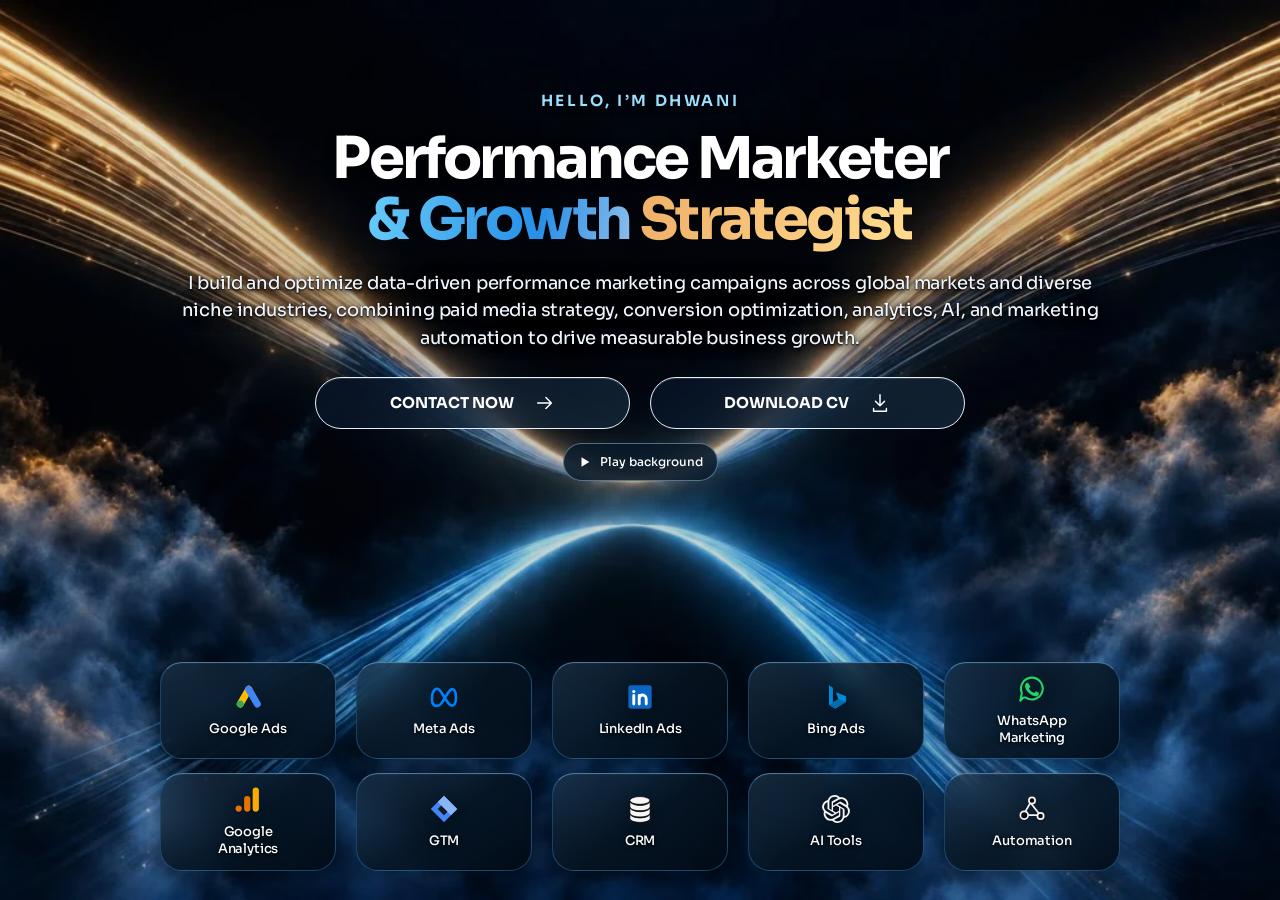
<file: sections/1-Hero.html>
<!doctype html>
<html lang="en"><head><meta charset="utf-8"><base href="../"><meta name="viewport" content="width=device-width,initial-scale=1,viewport-fit=cover"><title>Dhwani — Hero</title><style>body{margin:0;background:#020914}</style><link rel="stylesheet" href="assets/01-hero/section.css"><link rel="stylesheet" href="assets/01-hero/fonts.css"><link rel="preconnect" href="https://fonts.googleapis.com">
<link rel="preconnect" href="https://fonts.gstatic.com" crossorigin>
<link href="https://fonts.googleapis.com/css2?family=Archivo:wdth,wght@100,400;125,400&family=IBM+Plex+Mono:wght@400&display=swap" rel="stylesheet" media="print" onload="this.media='all'">
<link href="https://fonts.googleapis.com/css2?family=Gilda+Display&family=Mulish:wght@400;500&display=swap" rel="stylesheet" media="print" onload="this.media='all'"><script src="assets/01-hero/section.js" defer></script></head><body><section id="dhwani-hero" aria-labelledby="dhwani-heading"><div class="dhp-scene" aria-hidden="true"><video class="dhp-motion" autoplay muted loop playsinline webkit-playsinline preload="none" disablepictureinpicture aria-hidden="true" poster="assets/01-hero/asset-0c953f847a2d.webp"></video></div><div class="dhp-veil" aria-hidden="true"></div><div class="dhp-layout"><div class="dhp-hero"><p class="dhp-hello">HELLO, I’M DHWANI</p><h1 class="dhp-title" id="dhwani-heading"><span>Performance Marketer</span><span><span class="dhp-growth">&amp; Growth</span> <span class="dhp-strategist">Strategist</span></span></h1><p class="dhp-sub">I build and optimize data-driven performance marketing campaigns across global markets and diverse niche industries, combining paid media strategy, conversion optimization, analytics, AI, and marketing automation to drive measurable business growth.</p><div class="dhp-actions"><a class="dhp-cta dhp-cta-primary" href="https://www.linkedin.com/in/dhwani-sanghani" target="_blank" rel="noopener noreferrer" aria-label="Contact Dhwani Sanghani on LinkedIn (opens in a new tab)"><span>CONTACT NOW</span><svg viewBox="0 0 24 24" aria-hidden="true"><path d="M4 12h15m-6-6 6 6-6 6"/></svg></a><a class="dhp-cta dhp-cta-secondary" href="Dhwani-Sanghani-Resume.pdf" download="Dhwani-Sanghani-Resume.pdf" title="Download Dhwani Sanghani’s résumé (PDF)"><span>DOWNLOAD CV</span><svg viewBox="0 0 24 24" aria-hidden="true"><path d="M12 3v12m-5-5 5 5 5-5M5 18v3h14v-3"/></svg></a></div><button class="dhp-video-play" type="button" hidden aria-label="Play background animation"><svg viewBox="0 0 16 16" aria-hidden="true"><path d="M4 2.5 13 8 4 13.5Z"/></svg><span>Play background</span></button></div><div class="dhp-foot" aria-label="Marketing platforms, analytics and automation tools"><ul class="dhp-tools"><li class="dhp-tool" style="--tool-delay:1.08s"><svg viewBox="0 0 36 36" aria-hidden="true"><path d="M8 27 19 8" stroke="#FBBC04" stroke-width="9" stroke-linecap="round"/><path d="m19 8 11 19" stroke="#4285F4" stroke-width="9" stroke-linecap="round"/><circle cx="8" cy="27" r="4.5" fill="#34A853" stroke="none"/></svg><span>Google Ads</span></li><li class="dhp-tool" style="--tool-delay:1.135s"><svg viewBox="0 0 36 36" aria-hidden="true"><path d="M3 25C1 13 6 5 11 8c5 3 11 21 17 21 7 0 7-20 1-21-6-1-12 20-18 21-4 1-7 0-8-4Z" stroke="#0081FB" stroke-width="3.4" fill="none"/></svg><span>Meta Ads</span></li><li class="dhp-tool" style="--tool-delay:1.19s"><svg viewBox="0 0 36 36" aria-hidden="true"><rect x="3" y="3" width="30" height="30" rx="3" fill="#0A66C2" stroke="none"/><circle cx="10" cy="11" r="2" fill="white" stroke="none"/><path d="M10 16v11m7-11v11m0-6c0-8 9-7 9 0v6" stroke="white" stroke-width="3.7" fill="none"/></svg><span>LinkedIn Ads</span></li><li class="dhp-tool" style="--tool-delay:1.245s"><svg viewBox="0 0 36 36" aria-hidden="true"><path d="M9 3v25l8 5 14-9v-7l-13-5 3 9-7 4V6L9 3Z" fill="#0089D6" stroke="none"/><path d="m14 25 7-4 10 3-14 9-8-5 5-3Z" fill="#006DB1" stroke="none"/></svg><span>Bing Ads</span></li><li class="dhp-tool" style="--tool-delay:1.3s"><svg viewBox="0 0 36 36" aria-hidden="true"><path d="M7 29 3 33l2-10a14 14 0 1 1 5 6Z" stroke="#25D366" stroke-width="2.7" fill="none"/><path d="m13 10 3 5-2 2c2 4 4 5 7 6l2-2 4 2c0 4-3 5-6 4-6-2-12-8-12-13 0-2 1-4 4-4Z" fill="#25D366" stroke="none"/></svg><span>WhatsApp<br>Marketing</span></li><li class="dhp-tool" style="--tool-delay:1.355s"><svg viewBox="0 0 36 36" aria-hidden="true"><rect x="24" y="2" width="8" height="31" rx="4" fill="#F9AB00" stroke="none"/><rect x="13" y="13" width="8" height="20" rx="4" fill="#E37400" stroke="none"/><circle cx="6" cy="29" r="4" fill="#E37400" stroke="none"/></svg><span>Google<br>Analytics</span></li><li class="dhp-tool" style="--tool-delay:1.41s"><svg viewBox="0 0 36 36" aria-hidden="true"><path d="m18 1 17 17-17 17L1 18 18 1Z" fill="#4285F4" stroke="none"/><path d="m18 10 8 8-8 8-8-8 8-8Z" fill="#151820" stroke="none"/><path d="m18 1 17 17-8 8-9-9-8-8 8-8Z" fill="#8AB4F8" stroke="none"/></svg><span>GTM</span></li><li class="dhp-tool" style="--tool-delay:1.465s"><svg viewBox="0 0 36 36" aria-hidden="true"><ellipse cx="18" cy="7" rx="13" ry="5" fill="#F5F5F5" stroke="#000" stroke-width="1"/><path d="M5 9v6c0 7 26 7 26 0V9c-5 6-21 6-26 0Zm0 8v6c0 7 26 7 26 0v-6c-5 6-21 6-26 0Zm0 8v5c0 7 26 7 26 0v-5c-5 6-21 6-26 0Z" fill="#F5F5F5" stroke="#000" stroke-width="1"/></svg><span>CRM</span></li><li class="dhp-tool" style="--tool-delay:1.52s"><svg viewBox="0 0 24 24" aria-hidden="true" style="fill:#f5f5f5;stroke:none"><path d="M22.2819 9.8211a5.9847 5.9847 0 0 0-.5157-4.9108 6.0462 6.0462 0 0 0-6.5098-2.9A6.0651 6.0651 0 0 0 4.9807 4.1818a5.9847 5.9847 0 0 0-3.9977 2.9 6.0462 6.0462 0 0 0 .7427 7.0966 5.98 5.98 0 0 0 .511 4.9107 6.051 6.051 0 0 0 6.5146 2.9001A5.9847 5.9847 0 0 0 13.2599 24a6.0557 6.0557 0 0 0 5.7718-4.2058 5.9894 5.9894 0 0 0 3.9977-2.9001 6.0557 6.0557 0 0 0-.7475-7.0729zm-9.022 12.6081a4.4755 4.4755 0 0 1-2.8764-1.0408l.1419-.0804 4.7783-2.7582a.7948.7948 0 0 0 .3927-.6813v-6.7369l2.02 1.1686a.071.071 0 0 1 .038.052v5.5826a4.504 4.504 0 0 1-4.4945 4.4944zm-9.6607-4.1254a4.4708 4.4708 0 0 1-.5346-3.0137l.142.0852 4.783 2.7582a.7712.7712 0 0 0 .7806 0l5.8428-3.3685v2.3324a.0804.0804 0 0 1-.0332.0615L9.74 19.9502a4.4992 4.4992 0 0 1-6.1408-1.6464zM2.3408 7.8956a4.485 4.485 0 0 1 2.3655-1.9728V11.6a.7664.7664 0 0 0 .3879.6765l5.8144 3.3543-2.0201 1.1685a.0757.0757 0 0 1-.071 0l-4.8303-2.7865A4.504 4.504 0 0 1 2.3408 7.872zm16.5963 3.8558L13.1038 8.364 15.1192 7.2a.0757.0757 0 0 1 .071 0l4.8303 2.7913a4.4944 4.4944 0 0 1-.6765 8.1042v-5.6772a.79.79 0 0 0-.407-.667zm2.0107-3.0231l-.142-.0852-4.7735-2.7818a.7759.7759 0 0 0-.7854 0L9.409 9.2297V6.8974a.0662.0662 0 0 1 .0284-.0615l4.8303-2.7866a4.4992 4.4992 0 0 1 6.6802 4.66zM8.3065 12.863l-2.02-1.1638a.0804.0804 0 0 1-.038-.0567V6.0742a4.4992 4.4992 0 0 1 7.3757-3.4537l-.142.0805L8.704 5.459a.7948.7948 0 0 0-.3927.6813zm1.0976-2.3654l2.602-1.4998 2.6069 1.4998v2.9994l-2.5974 1.4997-2.6067-1.4997Z"/></svg><span>AI Tools</span></li><li class="dhp-tool" style="--tool-delay:1.575s"><svg viewBox="0 0 36 36" aria-hidden="true"><path d="m9 22 7-12 12 15M12 26h13" stroke="#F5F5F5" stroke-width="2.2" fill="none"/><circle cx="8" cy="26" r="5" fill="#080808" stroke="#F5F5F5" stroke-width="2.2"/><circle cx="18" cy="7" r="4" fill="#080808" stroke="#F5F5F5" stroke-width="2.2"/><circle cx="29" cy="27" r="4" fill="#080808" stroke="#F5F5F5" stroke-width="2.2"/></svg><span>Automation</span></li></ul></div></div></section></body></html>
</file>
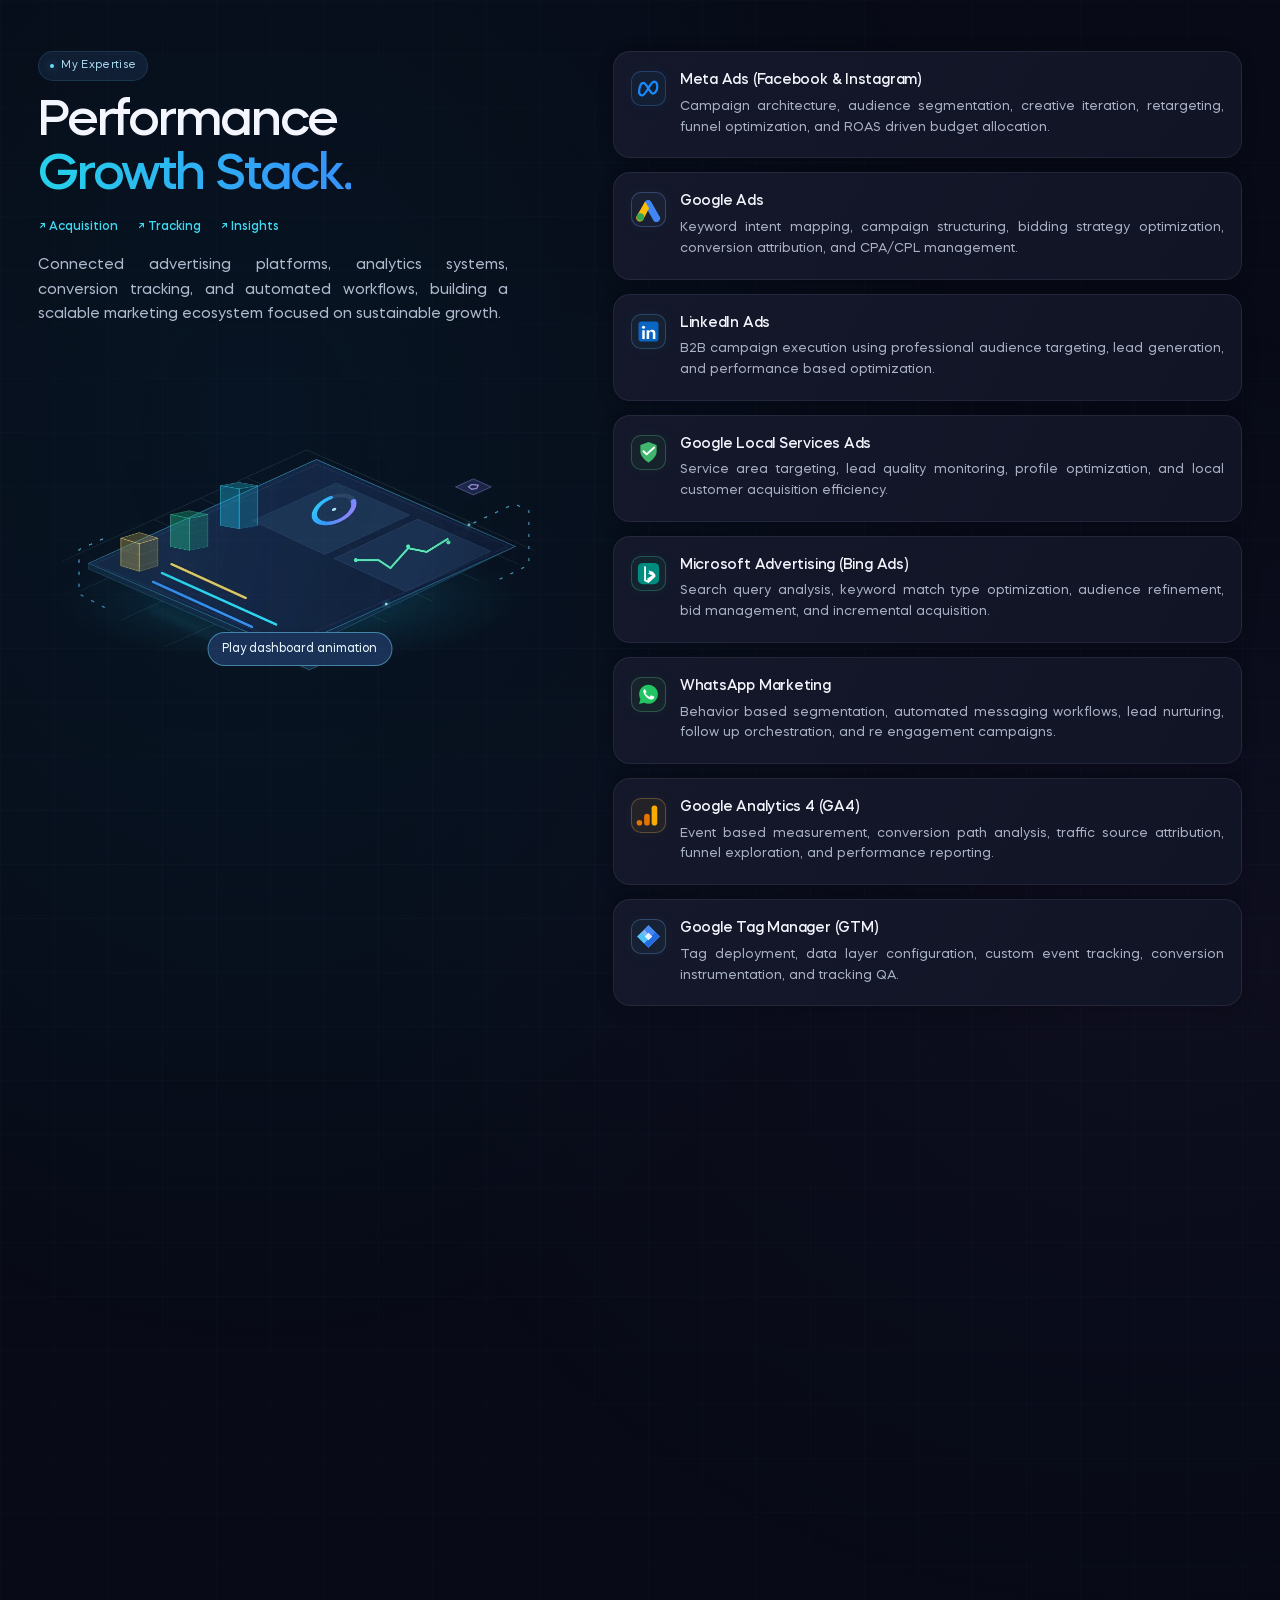
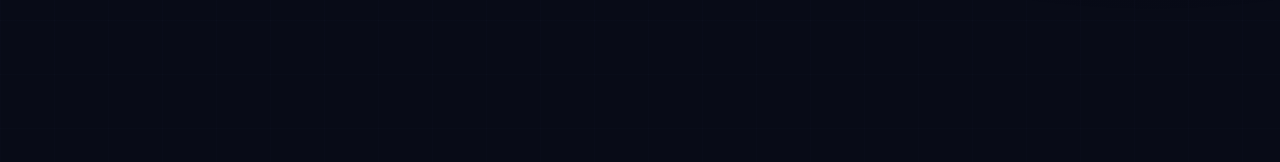
<file: sections/4-Expertise.html>
<!doctype html>
<html lang="en"><head><meta charset="utf-8"><base href="../"><meta name="viewport" content="width=device-width,initial-scale=1,viewport-fit=cover"><title>Dhwani — Expertise</title><style>body{margin:0;background:#020914}</style><link rel="stylesheet" href="assets/04-expertise/section.css"><link rel="stylesheet" href="assets/04-expertise/fonts.css"><link rel="preconnect" href="https://fonts.googleapis.com">
<link rel="preconnect" href="https://fonts.gstatic.com" crossorigin>
<link href="https://fonts.googleapis.com/css2?family=Archivo:wdth,wght@100,400;125,400&family=IBM+Plex+Mono:wght@400&display=swap" rel="stylesheet" media="print" onload="this.media='all'">
<link href="https://fonts.googleapis.com/css2?family=Gilda+Display&family=Mulish:wght@400;500&display=swap" rel="stylesheet" media="print" onload="this.media='all'"><script src="assets/04-expertise/section.js" defer></script></head><body><div id="dhwani-expertise-root"><section id="dhwani-expertise" aria-labelledby="dx-heading" class="dx-relative"><div class="dx-shell"><div class="dx-intro-column"><header class="dx-header"><span class="dx-badge"><span class="dx-dot"></span>My Expertise</span><h2 id="dx-heading">Performance<br><span>Growth Stack.</span></h2><div class="dx-pillars"><span>↗ Acquisition</span><span>↗ Tracking</span><span>↗ Insights</span></div><p class="dx-intro">Connected advertising platforms, analytics systems, conversion tracking, and automated workflows, building a scalable marketing ecosystem focused on sustainable growth.</p></header><div class="dx-art"><video class="dx-dashboard-video" autoplay="" loop="" playsinline="" preload="auto" disablepictureinpicture="" aria-hidden="true" data-poster="assets/04-expertise/dashboard-poster.webp" muted=""></video><button class="dx-play-video" type="button" hidden="">Play dashboard animation</button></div></div><div class="dx-stack-track"><div class="dx-expertise-grid dx-stack-stage"><article class="dx-card" style="--dx-accent: #459cff; --dx-delay: 0ms; --dx-index: 0;"><div class="dx-card-surface"><span class="dx-icon"><svg viewBox="0 0 40 40" fill="none" aria-hidden="true"><path d="M5 26c0-9 3-15 7-15 5 0 10 17 15 17 4 0 7-5 7-11 0-5-2-8-5-8-6 0-13 22-19 22-3 0-5-2-5-5Z" stroke="#168aff" stroke-width="3.6" stroke-linecap="round"></path></svg></span><div class="dx-card-copy"><h3>Meta Ads (Facebook &amp; Instagram)</h3><p>Campaign architecture, audience segmentation, creative iteration, retargeting, funnel optimization, and ROAS driven budget allocation.</p></div></div></article><article class="dx-card" style="--dx-accent: #7cadff; --dx-delay: 65ms; --dx-index: 1;"><div class="dx-card-surface"><span class="dx-icon"><svg viewBox="0 0 40 40" aria-hidden="true"><path d="M14 8a6 6 0 0 1 10-1l13 23a6 6 0 1 1-10 6L14 13Z" fill="#4285f4"></path><path d="m15 8 6 10-9 17a6 6 0 1 1-10-6L14 8Z" fill="#fbbc04"></path><circle cx="7" cy="32" r="6" fill="#34a853"></circle></svg></span><div class="dx-card-copy"><h3>Google Ads</h3><p>Keyword intent mapping, campaign structuring, bidding strategy optimization, conversion attribution, and CPA/CPL management.</p></div></div></article><article class="dx-card" style="--dx-accent: #59b2f6; --dx-delay: 130ms; --dx-index: 2;"><div class="dx-card-surface"><span class="dx-icon"><svg viewBox="0 0 40 40" aria-hidden="true"><rect x="4" y="4" width="32" height="32" rx="5" fill="#0a66c2"></rect><circle cx="12" cy="13" r="2.4" fill="#fff"></circle><path fill="#fff" d="M10 18h4v14h-4zm7 0h4v2c1-2 3-3 5-3 4 0 5 3 5 6v9h-4v-8c0-3-1-4-3-4s-3 2-3 4v8h-4Z"></path></svg></span><div class="dx-card-copy"><h3>LinkedIn Ads</h3><p>B2B campaign execution using professional audience targeting, lead generation, and performance based optimization.</p></div></div></article><article class="dx-card" style="--dx-accent: #60d59b; --dx-delay: 195ms; --dx-index: 3;"><div class="dx-card-surface"><span class="dx-icon"><svg viewBox="0 0 40 40" aria-hidden="true"><path d="m20 3 13 5v11c0 9-13 17-13 17S7 28 7 19V8Z" fill="#40b56d"></path><path d="m12 18 5 5L29 12" fill="none" stroke="#fff" stroke-width="3.2" stroke-linecap="round" stroke-linejoin="round"></path></svg></span><div class="dx-card-copy"><h3>Google Local Services Ads</h3><p>Service area targeting, lead quality monitoring, profile optimization, and local customer acquisition efficiency.</p></div></div></article><article class="dx-card" style="--dx-accent: #43d6bd; --dx-delay: 0ms; --dx-index: 4;"><div class="dx-card-surface"><span class="dx-icon"><svg viewBox="0 0 40 40" aria-hidden="true"><rect x="3" y="3" width="34" height="34" rx="8" fill="#008d80"></rect><path d="m13 8 6 2v10l7 3-10 6 10-2 5-5-4-5-7-2 2 5-3-1V10Zm0 0v24l7 3 11-10v-3L16 31V9Z" fill="#fff"></path></svg></span><div class="dx-card-copy"><h3>Microsoft Advertising (Bing Ads)</h3><p>Search query analysis, keyword match type optimization, audience refinement, bid management, and incremental acquisition.</p></div></div></article><article class="dx-card" style="--dx-accent: #66dc9c; --dx-delay: 65ms; --dx-index: 5;"><div class="dx-card-surface"><span class="dx-icon"><svg viewBox="0 0 40 40" aria-hidden="true"><path d="M35 20a15 15 0 0 1-22 13L5 35l2-8a15 15 0 1 1 28-7Z" fill="#23c463"></path><path d="M14 11c-3 1-3 5-1 8 3 5 8 9 12 9 3 0 5-3 4-5l-5-2-2 3c-3-1-6-4-7-6l2-2Z" fill="#fff"></path></svg></span><div class="dx-card-copy"><h3>WhatsApp Marketing</h3><p>Behavior based segmentation, automated messaging workflows, lead nurturing, follow up orchestration, and re engagement campaigns.</p></div></div></article><article class="dx-card" style="--dx-accent: #ffbd65; --dx-delay: 130ms; --dx-index: 6;"><div class="dx-card-surface"><span class="dx-icon"><svg viewBox="0 0 40 40" aria-hidden="true"><rect x="25" y="4" width="9" height="32" rx="4.5" fill="#f9ab00"></rect><rect x="13" y="17" width="9" height="19" rx="4.5" fill="#e37400"></rect><circle cx="5.5" cy="31.5" r="4.5" fill="#e37400"></circle></svg></span><div class="dx-card-copy"><h3>Google Analytics 4 (GA4)</h3><p>Event based measurement, conversion path analysis, traffic source attribution, funnel exploration, and performance reporting.</p></div></div></article><article class="dx-card" style="--dx-accent: #6cb6ff; --dx-delay: 195ms; --dx-index: 7;"><div class="dx-card-surface"><span class="dx-icon"><svg viewBox="0 0 40 40" aria-hidden="true"><path d="m20 2 18 18-18 18L2 20Z" fill="#8ab4f8"></path><path d="m20 2 18 18-7 7L13 9Z" fill="#4285f4"></path><path d="m9 13 11 11-7 7L2 20Z" fill="#4fc3f7"></path><path d="m13 31 7 7 18-18-7-7Z" fill="#246bdf"></path><path d="m20 14 6 6-6 6-6-6Z" fill="#e8f1ff"></path></svg></span><div class="dx-card-copy"><h3>Google Tag Manager (GTM)</h3><p>Tag deployment, data layer configuration, custom event tracking, conversion instrumentation, and tracking QA.</p></div></div></article></div></div></div></section></div></body></html>
</file>
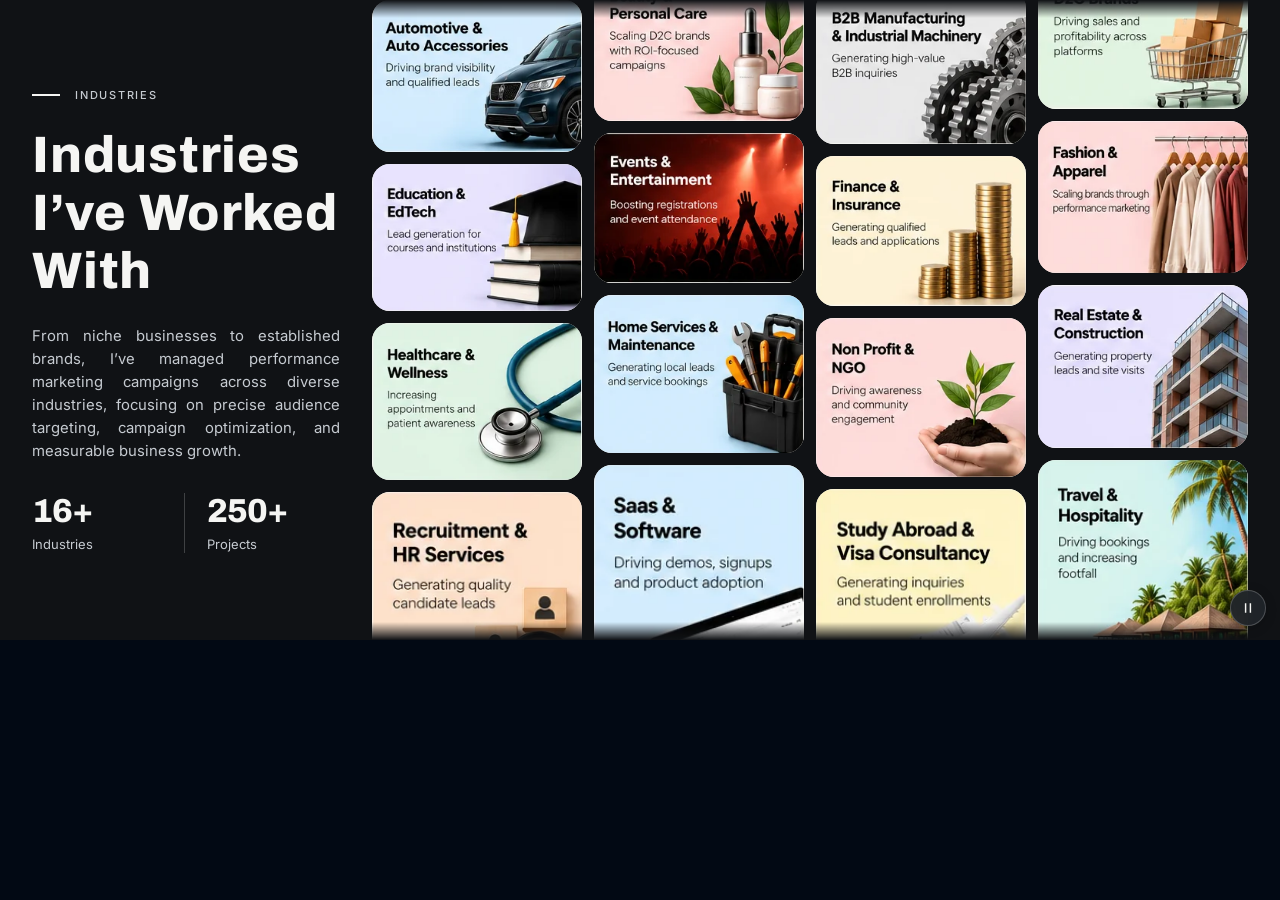
<file: sections/5-Industry.html>
<!doctype html>
<html lang="en"><head><meta charset="utf-8"><base href="../"><meta name="viewport" content="width=device-width,initial-scale=1,viewport-fit=cover"><title>Dhwani — Industry</title><style>body{margin:0;background:#020914}</style><link rel="stylesheet" href="assets/05-industry/section.css"><link rel="stylesheet" href="assets/05-industry/fonts.css"><link rel="preconnect" href="https://fonts.googleapis.com">
<link rel="preconnect" href="https://fonts.gstatic.com" crossorigin>
<link href="https://fonts.googleapis.com/css2?family=Archivo:wdth,wght@100,400;125,400&family=IBM+Plex+Mono:wght@400&display=swap" rel="stylesheet" media="print" onload="this.media='all'">
<link href="https://fonts.googleapis.com/css2?family=Gilda+Display&family=Mulish:wght@400;500&display=swap" rel="stylesheet" media="print" onload="this.media='all'"><script src="assets/05-industry/section.js" defer></script></head><body><section id="industry" data-pfi-industries aria-label="Industries I’ve Worked With">

<template class="pfi-artwork-source"><img class="pfi-card-art" src="assets/05-industry/asset-0b053c7fe553.webp" alt="" draggable="false" loading="lazy" decoding="async"></template>
<div class="pfi-layout">
<div class="pfi-copy"><p class="pfi-eyebrow">Industries</p><h2 class="pfi-title"><span class="pfi-title-line">Industries</span> <span class="pfi-title-line">I’ve Worked</span> <span class="pfi-title-line">With</span></h2><p class="pfi-description">From niche businesses to established brands, I’ve managed performance marketing campaigns across diverse industries, focusing on precise audience targeting, campaign optimization, and measurable business growth.</p><ul class="pfi-stats" aria-label="Experience at a glance"><li class="pfi-stat"><strong class="pfi-stat-value">16+</strong><span class="pfi-stat-label">Industries</span></li><li class="pfi-stat"><strong class="pfi-stat-value">250+</strong><span class="pfi-stat-label">Projects</span></li></ul></div>
<div class="pfi-mosaic" role="list" aria-label="Industries and marketing services"><div class="pfi-slot" role="presentation"><div class="pfi-col" role="presentation"><article class="pfi-cell" role="listitem" style="--pfi-ratio:277/200"><button class="pfi-card" data-industry="0" style="--pfi-art-w:554.51263538%;--pfi-art-h:512.00000000%;--pfi-art-x:-140.43321300%;--pfi-art-y:-24.00000000%" aria-label="Automotive &amp; Auto Accessories: Driving brand visibility and qualified leads"><span class="pfi-sr-only"><span>Automotive &amp; Auto Accessories</span><span>Driving brand visibility and qualified leads</span></span></button></article><article class="pfi-cell" role="listitem" style="--pfi-ratio:277/195"><button class="pfi-card" data-industry="4" style="--pfi-art-w:554.51263538%;--pfi-art-h:525.12820513%;--pfi-art-x:-140.43321300%;--pfi-art-y:-132.30769231%" aria-label="Education &amp; EdTech: Lead generation for courses and institutions"><span class="pfi-sr-only"><span>Education &amp; EdTech</span><span>Lead generation for courses and institutions</span></span></button></article><article class="pfi-cell" role="listitem" style="--pfi-ratio:277/207"><button class="pfi-card" data-industry="8" style="--pfi-art-w:554.51263538%;--pfi-art-h:494.68599034%;--pfi-art-x:-140.43321300%;--pfi-art-y:-223.67149758%" aria-label="Healthcare &amp; Wellness: Increasing appointments and patient awareness"><span class="pfi-sr-only"><span>Healthcare &amp; Wellness</span><span>Increasing appointments and patient awareness</span></span></button></article><article class="pfi-cell" role="listitem" style="--pfi-ratio:205/279"><button class="pfi-card" data-industry="12" style="--pfi-art-w:749.26829268%;--pfi-art-h:367.02508961%;--pfi-art-x:-190.24390244%;--pfi-art-y:-244.08602151%" aria-label="Recruitment &amp; HR Services: Generating quality candidate leads"><span class="pfi-sr-only"><span>Recruitment &amp; HR Services</span><span>Generating quality candidate leads</span></span></button></article><article class="pfi-cell" role="listitem" style="--pfi-ratio:244/279"><button class="pfi-card" data-industry="16" style="--pfi-art-w:629.50819672%;--pfi-art-h:367.02508961%;--pfi-art-x:-519.67213115%;--pfi-art-y:-244.08602151%" aria-label="Sports &amp; Recreation: Increasing memberships and participation"><span class="pfi-sr-only"><span>Sports &amp; Recreation</span><span>Increasing memberships and participation</span></span></button></article></div></div><div class="pfi-slot" role="presentation"><div class="pfi-col pfi-col-reverse" role="presentation"><article class="pfi-cell" role="listitem" style="--pfi-ratio:274/200"><button class="pfi-card" data-industry="1" style="--pfi-art-w:560.58394161%;--pfi-art-h:512.00000000%;--pfi-art-x:-246.71532847%;--pfi-art-y:-24.00000000%" aria-label="Beauty &amp; Personal Care: Scaling D2C brands with ROI-focused campaigns"><span class="pfi-sr-only"><span>Beauty &amp; Personal Care</span><span>Scaling D2C brands with ROI-focused campaigns</span></span></button></article><article class="pfi-cell" role="listitem" style="--pfi-ratio:274/195"><button class="pfi-card" data-industry="5" style="--pfi-art-w:560.58394161%;--pfi-art-h:525.12820513%;--pfi-art-x:-246.71532847%;--pfi-art-y:-132.30769231%" aria-label="Events &amp; Entertainment: Boosting registrations and event attendance"><span class="pfi-sr-only"><span>Events &amp; Entertainment</span><span>Boosting registrations and event attendance</span></span></button></article><article class="pfi-cell" role="listitem" style="--pfi-ratio:274/207"><button class="pfi-card" data-industry="9" style="--pfi-art-w:560.58394161%;--pfi-art-h:494.68599034%;--pfi-art-x:-246.71532847%;--pfi-art-y:-223.67149758%" aria-label="Home Services &amp; Maintenance: Generating local leads and service bookings"><span class="pfi-sr-only"><span>Home Services &amp; Maintenance</span><span>Generating local leads and service bookings</span></span></button></article><article class="pfi-cell" role="listitem" style="--pfi-ratio:193/279"><button class="pfi-card" data-industry="13" style="--pfi-art-w:795.85492228%;--pfi-art-h:367.02508961%;--pfi-art-x:-313.98963731%;--pfi-art-y:-244.08602151%" aria-label="SaaS &amp; Software: Driving demos, signups and product adoption"><span class="pfi-sr-only"><span>SaaS &amp; Software</span><span>Driving demos, signups and product adoption</span></span></button></article></div></div><div class="pfi-slot" role="presentation"><div class="pfi-col" role="presentation"><article class="pfi-cell" role="listitem" style="--pfi-ratio:273/200"><button class="pfi-card" data-industry="2" style="--pfi-art-w:562.63736264%;--pfi-art-h:512.00000000%;--pfi-art-x:-351.64835165%;--pfi-art-y:-24.00000000%" aria-label="B2B Manufacturing &amp; Industrial Machinery: Generating high-value B2B inquiries"><span class="pfi-sr-only"><span>B2B Manufacturing &amp; Industrial Machinery</span><span>Generating high-value B2B inquiries</span></span></button></article><article class="pfi-cell" role="listitem" style="--pfi-ratio:273/195"><button class="pfi-card" data-industry="6" style="--pfi-art-w:562.63736264%;--pfi-art-h:525.12820513%;--pfi-art-x:-351.64835165%;--pfi-art-y:-132.30769231%" aria-label="Finance &amp; Insurance: Generating qualified leads and applications"><span class="pfi-sr-only"><span>Finance &amp; Insurance</span><span>Generating qualified leads and applications</span></span></button></article><article class="pfi-cell" role="listitem" style="--pfi-ratio:273/207"><button class="pfi-card" data-industry="10" style="--pfi-art-w:562.63736264%;--pfi-art-h:494.68599034%;--pfi-art-x:-351.64835165%;--pfi-art-y:-223.67149758%" aria-label="Non Profit &amp; NGO: Driving awareness and community engagement"><span class="pfi-sr-only"><span>Non Profit &amp; NGO</span><span>Driving awareness and community engagement</span></span></button></article><article class="pfi-cell" role="listitem" style="--pfi-ratio:207/279"><button class="pfi-card" data-industry="14" style="--pfi-art-w:742.02898551%;--pfi-art-h:367.02508961%;--pfi-art-x:-390.82125604%;--pfi-art-y:-244.08602151%" aria-label="Study Abroad &amp; Visa Consultancy: Generating inquiries and student enrollments"><span class="pfi-sr-only"><span>Study Abroad &amp; Visa Consultancy</span><span>Generating inquiries and student enrollments</span></span></button></article></div></div><div class="pfi-slot" role="presentation"><div class="pfi-col pfi-col-reverse" role="presentation"><article class="pfi-cell" role="listitem" style="--pfi-ratio:268/200"><button class="pfi-card" data-industry="3" style="--pfi-art-w:573.13432836%;--pfi-art-h:512.00000000%;--pfi-art-x:-464.17910448%;--pfi-art-y:-24.00000000%" aria-label="E-commerce &amp; D2C Brands: Driving sales and profitability across platforms"><span class="pfi-sr-only"><span>E-commerce &amp; D2C Brands</span><span>Driving sales and profitability across platforms</span></span></button></article><article class="pfi-cell" role="listitem" style="--pfi-ratio:268/195"><button class="pfi-card" data-industry="7" style="--pfi-art-w:573.13432836%;--pfi-art-h:525.12820513%;--pfi-art-x:-464.17910448%;--pfi-art-y:-132.30769231%" aria-label="Fashion &amp; Apparel: Scaling brands through performance marketing"><span class="pfi-sr-only"><span>Fashion &amp; Apparel</span><span>Scaling brands through performance marketing</span></span></button></article><article class="pfi-cell" role="listitem" style="--pfi-ratio:268/207"><button class="pfi-card" data-industry="11" style="--pfi-art-w:573.13432836%;--pfi-art-h:494.68599034%;--pfi-art-x:-464.17910448%;--pfi-art-y:-223.67149758%" aria-label="Real Estate &amp; Construction: Generating property leads and site visits"><span class="pfi-sr-only"><span>Real Estate &amp; Construction</span><span>Generating property leads and site visits</span></span></button></article><article class="pfi-cell" role="listitem" style="--pfi-ratio:232/279"><button class="pfi-card" data-industry="15" style="--pfi-art-w:662.06896552%;--pfi-art-h:367.02508961%;--pfi-art-x:-442.24137931%;--pfi-art-y:-244.08602151%" aria-label="Travel &amp; Hospitality: Driving bookings and increasing footfall"><span class="pfi-sr-only"><span>Travel &amp; Hospitality</span><span>Driving bookings and increasing footfall</span></span></button></article></div></div></div>
</div>
<button class="pfi-motion" type="button" aria-label="Pause scrolling images" aria-pressed="false" title="Pause scrolling images"><svg class="pfi-pause" viewBox="0 0 20 20" aria-hidden="true"><path d="M7 4v12M13 4v12"/></svg><svg class="pfi-play" viewBox="0 0 20 20" aria-hidden="true"><path d="m7 4 9 6-9 6Z"/></svg></button>
<div class="pfi-details" role="dialog" aria-modal="false" hidden><div class="pfi-details-panel"><button class="pfi-close" type="button" aria-label="Close industry details">×</button><span class="pfi-detail-number"></span><h3 class="pfi-detail-title"></h3><p class="pfi-detail-description"></p></div></div>

</section></body></html>
</file>
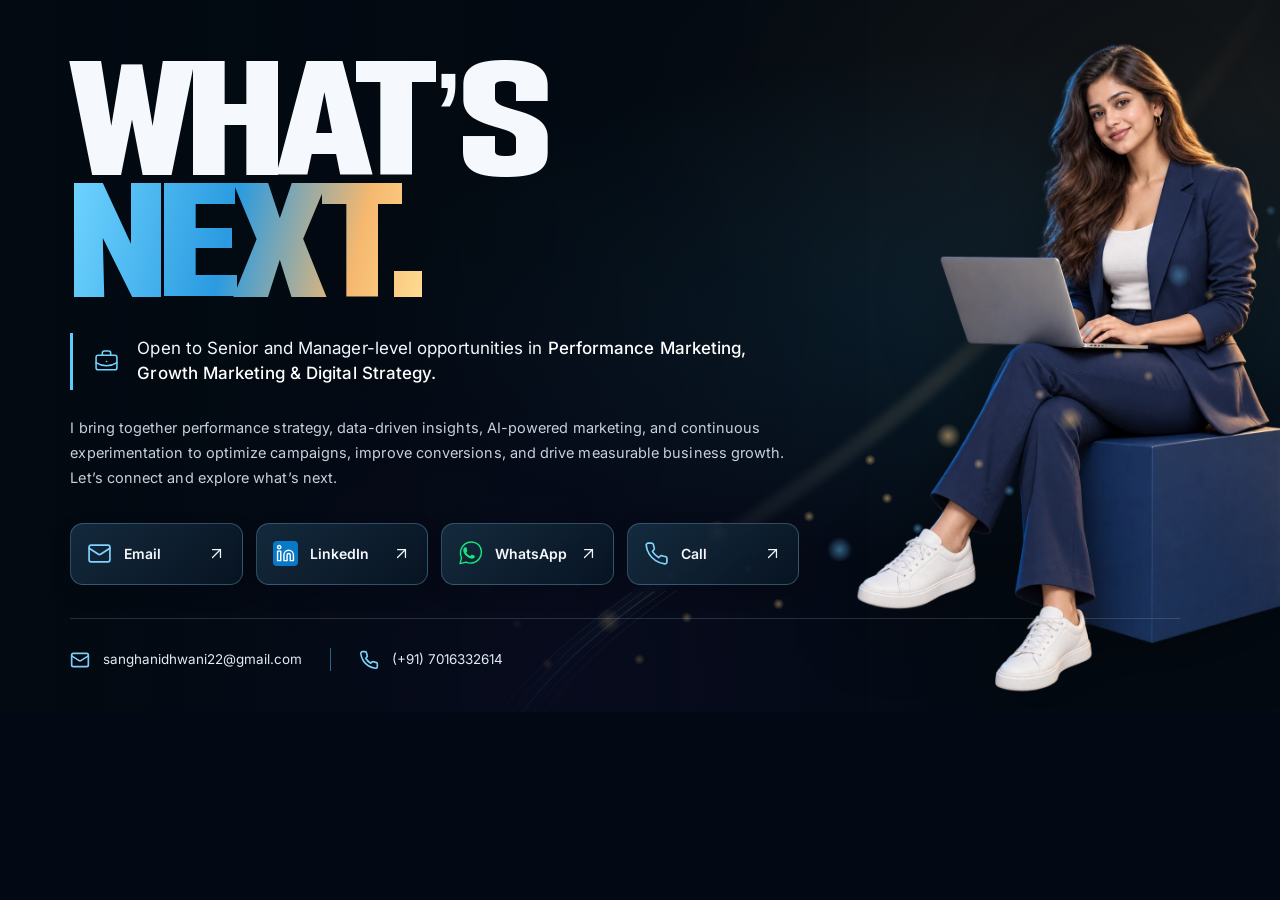
<file: sections/7-Contact.html>
<!doctype html>
<html lang="en"><head><meta charset="utf-8"><base href="../"><meta name="viewport" content="width=device-width,initial-scale=1,viewport-fit=cover"><title>Dhwani — Contact</title><style>body{margin:0;background:#020914}</style><link rel="stylesheet" href="assets/07-contact/section.css"><link rel="stylesheet" href="assets/07-contact/fonts.css"><link rel="preconnect" href="https://fonts.googleapis.com">
<link rel="preconnect" href="https://fonts.gstatic.com" crossorigin>
<link href="https://fonts.googleapis.com/css2?family=Archivo:wdth,wght@100,400;125,400&family=IBM+Plex+Mono:wght@400&display=swap" rel="stylesheet" media="print" onload="this.media='all'">
<link href="https://fonts.googleapis.com/css2?family=Gilda+Display&family=Mulish:wght@400;500&display=swap" rel="stylesheet" media="print" onload="this.media='all'"><script src="assets/07-contact/section.js" defer></script></head><body><section id="dhwani-next-root" data-dhwani-contact aria-labelledby="dn-title">

<div data-dn-mount><div class="dn-section font-inter" style="--dn-px: 0px; --dn-py: 0px;"><div class="dn-visual-layer" aria-hidden="true"><div class="dn-atmosphere" aria-hidden="true"></div><svg class="dn-streams" viewBox="0 0 1600 1000" preserveAspectRatio="none" aria-hidden="true"><defs><linearGradient id="dn-gold"><stop stop-color="#70cdfd" stop-opacity="0"></stop><stop offset=".55" stop-color="#f8d5a0" stop-opacity=".7"></stop><stop offset="1" stop-color="#ffdb9d" stop-opacity="0"></stop></linearGradient><filter id="dn-soft"><feGaussianBlur stdDeviation="5"></feGaussianBlur></filter></defs><path class="dn-stream-halo" d="M610 1100C700 750 1150 790 1630-80" stroke="url(#dn-gold)" stroke-width="22" fill="none" filter="url(#dn-soft)"></path><path class="dn-stream" d="M570 1100C740 720 1110 810 1570-80" stroke="url(#dn-gold)" stroke-width="1" fill="none" style="animation-delay: 0s;"></path><path class="dn-stream" d="M585 1100C750 720 1125 810 1590-80" stroke="url(#dn-gold)" stroke-width="1" fill="none" style="animation-delay: -0.8s;"></path><path class="dn-stream" d="M600 1100C760 720 1140 810 1610-80" stroke="url(#dn-gold)" stroke-width="2" fill="none" style="animation-delay: -1.6s;"></path><path class="dn-stream" d="M615 1100C770 720 1155 810 1630-80" stroke="url(#dn-gold)" stroke-width="1" fill="none" style="animation-delay: -2.4s;"></path><path class="dn-stream" d="M630 1100C780 720 1170 810 1650-80" stroke="url(#dn-gold)" stroke-width="1" fill="none" style="animation-delay: -3.2s;"></path></svg><canvas class="dn-particles" aria-hidden="true" width="1424" height="757"></canvas><div class="dn-art" aria-hidden="true"><div class="dn-character-float"><img class="dn-character" alt="" width="1024" height="1536" src="assets/07-contact/asset-2d2384eb8847.webp" loading="lazy" decoding="async"></div></div><div class="dn-scrim" aria-hidden="true"></div></div><div class="dn-inner"><div class="dn-copy"><div class="dn-heading-row"><h2 id="dn-title" class="dn-title font-podium dn-enter"><span>WHAT’S</span><span class="dn-title-accent">NEXT.</span></h2><div class="dn-mobile-portrait" aria-hidden="true"><img alt="" width="1024" height="1536" src="assets/07-contact/asset-2d2384eb8847.webp" loading="lazy" decoding="async"></div></div><div class="dn-opportunity dn-enter dn-delay-2"><span class="dn-briefcase"><svg xmlns="http://www.w3.org/2000/svg" width="25" height="25" viewBox="0 0 24 24" fill="none" stroke="currentColor" stroke-width="1.5" stroke-linecap="round" stroke-linejoin="round" class="lucide lucide-briefcase-business" aria-hidden="true"><path d="M12 12h.01"></path><path d="M16 6V4a2 2 0 0 0-2-2h-4a2 2 0 0 0-2 2v2"></path><path d="M22 13a18.15 18.15 0 0 1-20 0"></path><rect width="20" height="14" x="2" y="6" rx="2"></rect></svg></span><p>Open to Senior and Manager-level opportunities in <strong>Performance Marketing, Growth Marketing &amp; Digital Strategy.</strong></p></div><p class="dn-description dn-enter dn-delay-3">I bring together performance strategy, data-driven insights, AI-powered marketing, and continuous experimentation to optimize campaigns, improve conversions, and drive measurable business growth. Let’s connect and explore what’s next.</p></div><div class="dn-actions dn-enter dn-delay-4" aria-label="Contact Dhwani"><a class="dn-action" href="mailto:sanghanidhwani22@gmail.com"><svg xmlns="http://www.w3.org/2000/svg" width="24" height="24" viewBox="0 0 24 24" fill="none" stroke="currentColor" stroke-width="2" stroke-linecap="round" stroke-linejoin="round" class="lucide lucide-mail" aria-hidden="true"><rect width="20" height="16" x="2" y="4" rx="2"></rect><path d="m22 7-8.97 5.7a1.94 1.94 0 0 1-2.06 0L2 7"></path></svg><span>Email</span><svg xmlns="http://www.w3.org/2000/svg" width="24" height="24" viewBox="0 0 24 24" fill="none" stroke="currentColor" stroke-width="2" stroke-linecap="round" stroke-linejoin="round" class="lucide lucide-arrow-up-right dn-arrow" aria-hidden="true"><path d="M7 7h10v10"></path><path d="M7 17 17 7"></path></svg></a><a class="dn-action" href="https://www.linkedin.com/in/dhwani-sanghani" target="_blank" rel="noopener noreferrer" title="Search for Dhwani Sanghani on LinkedIn"><span class="dn-linkedin"><svg xmlns="http://www.w3.org/2000/svg" width="24" height="24" viewBox="0 0 24 24" fill="none" stroke="currentColor" stroke-width="2" stroke-linecap="round" stroke-linejoin="round" class="lucide lucide-linkedin" aria-hidden="true"><path d="M16 8a6 6 0 0 1 6 6v7h-4v-7a2 2 0 0 0-2-2 2 2 0 0 0-2 2v7h-4v-7a6 6 0 0 1 6-6z"></path><rect width="4" height="12" x="2" y="9"></rect><circle cx="4" cy="4" r="2"></circle></svg></span><span>LinkedIn</span><svg xmlns="http://www.w3.org/2000/svg" width="24" height="24" viewBox="0 0 24 24" fill="none" stroke="currentColor" stroke-width="2" stroke-linecap="round" stroke-linejoin="round" class="lucide lucide-arrow-up-right dn-arrow" aria-hidden="true"><path d="M7 7h10v10"></path><path d="M7 17 17 7"></path></svg></a><a class="dn-action" href="https://wa.me/917016332614" target="_blank" rel="noopener noreferrer"><span class="dn-whatsapp"><svg viewBox="0 0 32 32" fill="none" aria-hidden="true"><path d="M26.7 5.2A14 14 0 0 0 4.5 21.6L2.6 29l7.6-2A14 14 0 0 0 26.7 5.2Z" stroke="currentColor" stroke-width="1.8" stroke-linejoin="round"></path><path d="M11.2 8.8c-.4-.7-.7-.7-1.1-.7h-.8c-.3 0-.8.1-1.2.6-1 1-1.5 2.2-1.3 3.7.4 3.8 4.8 8.2 8.8 9.7 2.1.8 3.8.6 5.2-.6.5-.5.8-1.7.7-2.1-.1-.3-.4-.4-.8-.7l-2.5-1.2c-.4-.2-.7-.2-.9.2l-1.1 1.3c-.2.3-.5.3-.9.1a9.5 9.5 0 0 1-4.4-3.9c-.3-.4-.3-.7 0-1l.8-1c.2-.3.3-.6.1-1l-.6-1.5Z" fill="currentColor"></path></svg></span><span>WhatsApp</span><svg xmlns="http://www.w3.org/2000/svg" width="24" height="24" viewBox="0 0 24 24" fill="none" stroke="currentColor" stroke-width="2" stroke-linecap="round" stroke-linejoin="round" class="lucide lucide-arrow-up-right dn-arrow" aria-hidden="true"><path d="M7 7h10v10"></path><path d="M7 17 17 7"></path></svg></a><a class="dn-action" href="tel:+917016332614"><svg xmlns="http://www.w3.org/2000/svg" width="24" height="24" viewBox="0 0 24 24" fill="none" stroke="currentColor" stroke-width="2" stroke-linecap="round" stroke-linejoin="round" class="lucide lucide-phone" aria-hidden="true"><path d="M22 16.92v3a2 2 0 0 1-2.18 2 19.79 19.79 0 0 1-8.63-3.07 19.5 19.5 0 0 1-6-6 19.79 19.79 0 0 1-3.07-8.67A2 2 0 0 1 4.11 2h3a2 2 0 0 1 2 1.72 12.84 12.84 0 0 0 .7 2.81 2 2 0 0 1-.45 2.11L8.09 9.91a16 16 0 0 0 6 6l1.27-1.27a2 2 0 0 1 2.11-.45 12.84 12.84 0 0 0 2.81.7A2 2 0 0 1 22 16.92z"></path></svg><span>Call</span><svg xmlns="http://www.w3.org/2000/svg" width="24" height="24" viewBox="0 0 24 24" fill="none" stroke="currentColor" stroke-width="2" stroke-linecap="round" stroke-linejoin="round" class="lucide lucide-arrow-up-right dn-arrow" aria-hidden="true"><path d="M7 7h10v10"></path><path d="M7 17 17 7"></path></svg></a></div><footer class="dn-details dn-enter dn-delay-5" aria-label="Direct contact details"><a href="mailto:sanghanidhwani22@gmail.com"><svg xmlns="http://www.w3.org/2000/svg" width="20" height="20" viewBox="0 0 24 24" fill="none" stroke="currentColor" stroke-width="2" stroke-linecap="round" stroke-linejoin="round" class="lucide lucide-mail" aria-hidden="true"><rect width="20" height="16" x="2" y="4" rx="2"></rect><path d="m22 7-8.97 5.7a1.94 1.94 0 0 1-2.06 0L2 7"></path></svg><span>sanghanidhwani22<wbr>@gmail.com</span></a><span class="dn-detail-divider" aria-hidden="true"></span><a href="tel:+917016332614"><svg xmlns="http://www.w3.org/2000/svg" width="20" height="20" viewBox="0 0 24 24" fill="none" stroke="currentColor" stroke-width="2" stroke-linecap="round" stroke-linejoin="round" class="lucide lucide-phone" aria-hidden="true"><path d="M22 16.92v3a2 2 0 0 1-2.18 2 19.79 19.79 0 0 1-8.63-3.07 19.5 19.5 0 0 1-6-6 19.79 19.79 0 0 1-3.07-8.67A2 2 0 0 1 4.11 2h3a2 2 0 0 1 2 1.72 12.84 12.84 0 0 0 .7 2.81 2 2 0 0 1-.45 2.11L8.09 9.91a16 16 0 0 0 6 6l1.27-1.27a2 2 0 0 1 2.11-.45 12.84 12.84 0 0 0 2.81.7A2 2 0 0 1 22 16.92z"></path></svg><span>(+91) 7016332614</span></a></footer></div></div></div>

</section></body></html>
</file>
<file: assets/sections.css>
/* 2. Education */

.dhp-accordion-section{--dhp-accordion-bg:#020914;--dhp-accordion-ink:#f3f7ff;--dhp-accordion-muted:#a7b7c7;box-sizing:border-box;position:relative;isolation:isolate;max-width:100%;min-height:100svh;padding:64px 40px 48px;background:radial-gradient(ellipse 70% 50% at 75% 0%,#10293b66,transparent 75%),var(--dhp-accordion-bg);color:var(--dhp-accordion-ink);font-family:"Archivo",system-ui,sans-serif;-webkit-font-smoothing:antialiased}
.dhp-accordion-section *, .dhp-accordion-section *::before,.dhp-accordion-section *::after{box-sizing:border-box}
.dhp-accordion-section .dhp-accordion-inner{width:100%;max-width:1280px;margin-inline:auto}
.dhp-accordion-section .dhp-accordion-header{display:flex;justify-content:space-between;align-items:flex-end;gap:40px;margin-bottom:32px}
.dhp-accordion-section .dhp-accordion-eyebrow{margin:0 0 18px;font:400 11px/1.4 "IBM Plex Mono",ui-monospace,monospace;letter-spacing:.15em;color:#9bdfff;text-transform:uppercase}
.dhp-accordion-section .dhp-accordion-heading{margin:0;font:400 clamp(38px,4.6vw,66px)/.98 "Archivo",system-ui,sans-serif;letter-spacing:-.045em;font-stretch:125%;text-wrap:balance}
.dhp-accordion-section .dhp-accordion-heading em{font-style:normal;color:#9bdfff}
.dhp-accordion-section .dhp-accordion-intro{max-width:340px;margin:0 0 4px;font-size:16px;line-height:1.6;color:var(--dhp-accordion-muted)}
.dhp-accordion-section .dhp-accordion-guide{display:flex;align-items:center;justify-content:space-between;gap:20px;margin-top:18px;color:var(--dhp-accordion-muted);font:400 10px/1.5 "IBM Plex Mono",ui-monospace,monospace;letter-spacing:.07em;text-transform:uppercase}
.dhp-accordion-section .dhp-accordion-guide p{margin:0}.dhp-accordion-section .dhp-accordion-guide span{color:#9bdfff}
@media(max-width:900px){.dhp-accordion-section{padding:44px 26px 36px}.dhp-accordion-section .dhp-accordion-header{gap:26px;align-items:flex-start;flex-direction:column}.dhp-accordion-section .dhp-accordion-intro{max-width:560px}.dhp-accordion-section .dhp-accordion-heading{font-size:clamp(38px,6vw,56px)}}
@media(max-width:560px){.dhp-accordion-section{padding:34px 20px 30px}.dhp-accordion-section .dhp-accordion-eyebrow{font-size:10px;margin-bottom:15px}.dhp-accordion-section .dhp-accordion-header{gap:20px;margin-bottom:26px}.dhp-accordion-section .dhp-accordion-heading{font-size:clamp(34px,9.6vw,48px);line-height:1.02}.dhp-accordion-section .dhp-accordion-intro{font-size:15px;line-height:1.55}.dhp-accordion-section .dhp-accordion-guide{font-size:9px;gap:12px;align-items:flex-start}.dhp-accordion-section .dhp-accordion-guide p:last-child{max-width:120px;text-align:right}}

.vs-accordion-gallery{
  --vs-accordion-gallery-h: clamp(420px, 62svh, 540px);
  --vs-accordion-gallery-closed: 164;
  --vs-accordion-gallery-closed-y: 56;
  --vs-accordion-gallery-open-y: 1.45;
  --vs-accordion-gallery-gap: 16;
  --vs-accordion-gallery-radius: 22px;
  --vs-accordion-gallery-bounce: .5;
  --vs-accordion-gallery-drift: 14;
  --vs-accordion-gallery-ink: #f3f7ff;
  --vs-accordion-gallery-accent: #9bdfff;
  --vs-accordion-gallery-stack-at: 640;
  position: relative; width: 100%; height: var(--vs-accordion-gallery-h); overflow: hidden;
  color: var(--vs-accordion-gallery-ink); font-family: "Archivo", system-ui, sans-serif;
  list-style: none; margin: 0; padding: 0; contain: layout paint; container-type: inline-size;
  -webkit-user-select: none; user-select: none; touch-action: manipulation;
}
.vs-accordion-gallery, .vs-accordion-gallery *, .vs-accordion-gallery *::before, .vs-accordion-gallery *::after{ box-sizing: border-box; }
.vs-accordion-gallery.is-stacked{ height: auto; }
.vs-accordion-gallery-panel{ /* layer A: sits at the slot's start edge and clips the near side */
  position: absolute; left: 0; top: 0; width: 100%; height: 100%; overflow: hidden;
  border-radius: var(--vs-accordion-gallery-radius); will-change: transform; transform: translateZ(0);
  pointer-events: none;   /* the slot box overlaps its neighbours; only the visible button takes the pointer */
}
.vs-accordion-gallery-win{ /* layer B: clips the far edge */
  position: absolute; inset: 0; overflow: hidden; border-radius: var(--vs-accordion-gallery-radius);
  will-change: transform; background: #1a1d1b;
}
.vs-accordion-gallery-body{ position: absolute; inset: 0; will-change: transform; }
.vs-accordion-gallery-img{ position: absolute; inset: -4% -6%; width: 112%; height: 108%; object-fit: cover; display: block;
  will-change: transform; transform-origin: 50% 50%; pointer-events: none; -webkit-user-drag: none; }
.vs-accordion-gallery-shade{ position: absolute; inset: 0; pointer-events: none; will-change: opacity;
  background: linear-gradient(to top, rgba(8,10,9,.88) 0%, rgba(8,10,9,.42) 30%, rgba(8,10,9,0) 56%),
              linear-gradient(to bottom, rgba(8,10,9,.38), rgba(8,10,9,0) 24%); }
.vs-accordion-gallery-dim{ position: absolute; inset: 0; background: #0b0d0c; pointer-events: none; will-change: opacity; }
.vs-accordion-gallery-lift{ /* hover: a soft light from above, fades in on the panel under the pointer */
  position: absolute; inset: 0; pointer-events: none; opacity: 0; transition: opacity .45s cubic-bezier(.16,1,.3,1);
  background: radial-gradient(120% 60% at 50% 0%, rgba(255,255,255,.16), rgba(255,255,255,0) 60%); }

.vs-accordion-gallery-hit{
  position: absolute; inset: 0; z-index: 4; appearance: none; border: 0; padding: 0; margin: 0; background: transparent;
  cursor: pointer; outline: none; -webkit-tap-highlight-color: transparent; border-radius: 0; pointer-events: auto;
}
.vs-accordion-gallery-panel.is-open .vs-accordion-gallery-hit{ cursor: default; }
.vs-accordion-gallery-idx{
  position: absolute; top: 16px; left: 16px; z-index: 3; pointer-events: none;
  font: 400 11px/1 "IBM Plex Mono", ui-monospace, Menlo, monospace; letter-spacing: .06em; font-variant-numeric: tabular-nums;
  width: 40px; padding: 7px 0 6px; text-align: center; border-radius: 999px;
  background: rgba(10,12,11,.34); box-shadow: inset 0 0 0 1px rgba(255,255,255,.2), inset 0 1px 0 rgba(255,255,255,.12);
  -webkit-backdrop-filter: blur(10px) saturate(1.4); backdrop-filter: blur(10px) saturate(1.4);
  transition: background-color .5s cubic-bezier(.16,1,.3,1), color .5s, box-shadow .5s;
}
.vs-accordion-gallery-panel.is-open .vs-accordion-gallery-idx{ color: #0c0f0e; background: var(--vs-accordion-gallery-accent); box-shadow: 0 6px 18px -6px rgba(0,0,0,.5); }
.vs-accordion-gallery-spine{ /* the closed label, set vertically */
  position: absolute; left: 0; bottom: 22px; width: calc(var(--vs-accordion-gallery-closed) * 1px); z-index: 3; pointer-events: none;
  display: flex; justify-content: center; will-change: opacity;
}
.vs-accordion-gallery-spine span{ writing-mode: vertical-rl; transform: rotate(180deg); white-space: nowrap;
  font: 400 13px/1 "Archivo", system-ui, sans-serif; font-stretch: 125%; letter-spacing: .08em; text-transform: uppercase;
  transition: color .35s; }
.vs-accordion-gallery-copy{
  position: absolute; left: 0; bottom: 0; z-index: 3; padding: 0 30px 28px; pointer-events: none;
  width: min(var(--vs-accordion-gallery-open, 100%), 580px);
}
.vs-accordion-gallery-copy > *{ will-change: opacity, transform; }
.vs-accordion-gallery-copy h3{ margin: 0; font: 400 clamp(26px, 4.3cqi, 46px)/.9 "Archivo", system-ui, sans-serif;
  font-stretch: 125%; letter-spacing: -.025em; text-transform: uppercase; text-wrap: balance; }
.vs-accordion-gallery-copy h3 em{ font-style: normal; opacity: .5; }
.vs-accordion-gallery-copy p{ margin: 14px 0 0; max-width: 42ch; font-size: 14.5px; line-height: 1.5; font-stretch: 100%; opacity: .8; }
.vs-accordion-gallery-meta{ position: relative; display: flex; gap: 18px; margin-top: 16px; padding-top: 13px;
  font: 400 10.5px/1 "IBM Plex Mono", ui-monospace, Menlo, monospace; letter-spacing: .1em; text-transform: uppercase; font-variant-numeric: tabular-nums; }
.vs-accordion-gallery-meta span{ opacity: .72; }
.vs-accordion-gallery-meta::before{ content: ""; position: absolute; left: 0; right: 0; top: 0; height: 1px; background: rgba(255,255,255,.2); }
.vs-accordion-gallery-meta::after{ /* accent rule draws across when the panel settles open */
  content: ""; position: absolute; left: 0; top: 0; width: 64px; height: 1px; background: var(--vs-accordion-gallery-accent);
  transform-origin: 0 50%; transform: scaleX(var(--vs-accordion-gallery-rule, 0)); }
.vs-accordion-gallery-ringL, .vs-accordion-gallery-ringR{ position: absolute; inset: 0; z-index: 5; pointer-events: none; opacity: 0; transition: opacity .2s; }
.vs-accordion-gallery-ringR{ border-radius: inherit; box-shadow: inset 0 0 0 2px var(--vs-accordion-gallery-accent), inset 0 0 0 4px rgba(0,0,0,.35); }
.vs-accordion-gallery-ringL{ border-radius: var(--vs-accordion-gallery-radius); box-shadow: inset 2px 0 0 0 var(--vs-accordion-gallery-accent), inset 4px 0 0 0 rgba(0,0,0,.35); }
.vs-accordion-gallery.is-stacked .vs-accordion-gallery-ringL{ box-shadow: inset 0 2px 0 0 var(--vs-accordion-gallery-accent), inset 0 4px 0 0 rgba(0,0,0,.35); }
.vs-accordion-gallery-edge{ /* sub-pixel inner edge + top highlight, drawn on the far clip layer so it follows the live width */
  position: absolute; inset: 0; z-index: 5; pointer-events: none; border-radius: inherit;
  box-shadow: inset 0 0 0 1px rgba(255,255,255,.09), inset 0 1px 0 rgba(255,255,255,.14); }

/* states */
@media (hover: hover){
  .vs-accordion-gallery-panel:not(.is-open):hover .vs-accordion-gallery-lift{ opacity: 1; }
  .vs-accordion-gallery-panel:not(.is-open):hover .vs-accordion-gallery-spine span{ color: var(--vs-accordion-gallery-accent); }
}
.vs-accordion-gallery-panel:has(.vs-accordion-gallery-hit:focus-visible) :is(.vs-accordion-gallery-ringL, .vs-accordion-gallery-ringR){ opacity: 1; }
.vs-accordion-gallery-panel.is-focus :is(.vs-accordion-gallery-ringL, .vs-accordion-gallery-ringR){ opacity: 1; }

/* stacked (vertical) mode */
.vs-accordion-gallery.is-stacked .vs-accordion-gallery-spine{ left: 68px; right: 0; bottom: auto; top: 0; width: auto;
  height: calc(var(--vs-accordion-gallery-closed-y) * 1px); justify-content: flex-start; align-items: center; }
.vs-accordion-gallery.is-stacked .vs-accordion-gallery-spine span{ writing-mode: horizontal-tb; transform: none; font-size: 13px; }
.vs-accordion-gallery.is-stacked .vs-accordion-gallery-idx{ top: calc(var(--vs-accordion-gallery-closed-y) * .5px - 13px); left: 14px; }
.vs-accordion-gallery.is-stacked .vs-accordion-gallery-copy{ width: 100%; padding: 0 20px 20px; bottom: var(--vs-accordion-gallery-slack, 0px); }
.vs-accordion-gallery.is-stacked .vs-accordion-gallery-shade{ bottom: var(--vs-accordion-gallery-slack, 0px); }
.vs-accordion-gallery.is-stacked .vs-accordion-gallery-copy h3{ font-size: 30px; }
.vs-accordion-gallery.is-stacked .vs-accordion-gallery-copy p{ font-size: 13.5px; margin-top: 10px; }
.vs-accordion-gallery.is-stacked .vs-accordion-gallery-meta{ gap: 14px; margin-top: 12px; }
@media (prefers-reduced-motion: reduce){
  .vs-accordion-gallery-lift, .vs-accordion-gallery-idx, .vs-accordion-gallery-spine span{ transition: none; }
}
.vs-accordion-gallery-body::after{ content: ""; position: absolute; inset: 0; z-index: 5; pointer-events: none;
  border-radius: var(--vs-accordion-gallery-radius); box-shadow: inset 1px 0 0 rgba(255,255,255,.09); }
.vs-accordion-gallery.is-stacked .vs-accordion-gallery-body::after{ box-shadow: inset 0 1px 0 rgba(255,255,255,.14); }

/* Education content layer. Gallery geometry and spring transforms remain owned by the original component. */
.dhp-education-section{padding:34px clamp(24px,3.9vw,74px) 32px;min-height:100svh}
.dhp-education-section .dhp-accordion-inner{max-width:1800px;container-type:inline-size}
.dhp-education-section .dhp-accordion-header{gap:40px;margin-bottom:32px;align-items:flex-end}
.dhp-education-section .dhp-accordion-heading{font-size:clamp(42px,4.7vw,86px);line-height:.98;letter-spacing:-.045em}
.dhp-education-section .dhp-accordion-intro{max-width:390px;font-size:clamp(16px,1.25vw,23px);line-height:1.55}
.dhp-education-section .vs-accordion-gallery{--vs-accordion-gallery-h:clamp(470px,65svh,620px);--vs-accordion-gallery-radius:26px}
.dhp-education-section .dhp-education-copy{width:min(var(--vs-accordion-gallery-open,100%),720px);padding:0 clamp(28px,3.4cqi,64px) clamp(62px,7cqi,112px)}
.dhp-education-section .dhp-education-copy h3{font:700 clamp(38px,4.3cqi,66px)/1 'Archivo',system-ui,sans-serif;text-transform:none;font-stretch:100%;letter-spacing:-.025em;text-wrap:balance}
.dhp-education-section .dhp-education-copy h3 em{display:block;margin-top:8px;color:#9bdfff;opacity:1;font:400 clamp(25px,3cqi,44px)/1.15 'Archivo',system-ui,sans-serif;letter-spacing:-.025em}
.dhp-education-section .dhp-education-details{display:flex;flex-wrap:wrap;gap:18px 26px;align-items:center;margin-top:24px;padding-top:18px;font:400 clamp(15px,1.4cqi,21px)/1.3 'Archivo',system-ui,sans-serif;letter-spacing:-.015em;text-transform:none}
.dhp-education-section .dhp-education-details span{opacity:1}
.dhp-education-section .dhp-education-school,.dhp-education-section .dhp-education-score{display:flex;align-items:center;gap:14px}
.dhp-education-section .dhp-education-school{max-width:310px}
.dhp-education-section .dhp-education-score{border-left:1px solid #c4d7e65c;padding-left:26px}
.dhp-education-section .dhp-education-details svg,.dhp-education-section .dhp-closed-details svg{display:block;width:32px;height:32px;flex:none;fill:none;stroke:currentColor;stroke-width:1.8;stroke-linecap:round;stroke-linejoin:round;color:#9bdfff}
.dhp-education-section .dhp-education-score>span{font-size:.88em;line-height:1.15}
.dhp-education-section .dhp-education-score strong{display:block;color:#9bdfff;font-size:1.55em;line-height:1.1;font-weight:700}
.dhp-education-section .dhp-education-copy .dhp-education-description{max-width:43ch;font-size:clamp(15px,1.5cqi,20px);line-height:1.4;margin-top:22px;opacity:1;font-stretch:100%}
.dhp-education-section .vs-accordion-gallery-spine{flex-direction:column;align-items:center;gap:18px;bottom:28px;padding-inline:12px}
.dhp-education-section .dhp-closed-heading{font-size:13px!important;letter-spacing:0!important;text-transform:none!important}
.dhp-education-section .dhp-closed-heading b{font-size:26px;letter-spacing:-.025em;margin-bottom:12px;margin-inline-end:10px}
.dhp-education-section .dhp-closed-details{width:100%;max-width:170px;display:flex;flex-direction:column;gap:20px;font-family:'Archivo',system-ui,sans-serif}
.dhp-education-section .dhp-closed-school,.dhp-education-section .dhp-closed-grade{display:flex;align-items:center;gap:10px}
.dhp-education-section .dhp-closed-details p{margin:0;font-size:13px;line-height:1.2}
.dhp-education-section .dhp-closed-details svg{width:24px;height:24px}
.dhp-education-section .dhp-closed-grade strong{display:block;font-size:24px;line-height:1.1;color:#9bdfff}
.dhp-education-section .dhp-closed-grade{padding-top:13px;border-top:1px solid #c4d7e638}
@container(min-width:1400px){.dhp-education-section .vs-accordion-gallery{--vs-accordion-gallery-closed:220}}
@container(max-width:900px){.dhp-education-section .vs-accordion-gallery{--vs-accordion-gallery-closed:108}.dhp-education-section .dhp-closed-details p{font-size:11px}.dhp-education-section .dhp-closed-school{flex-direction:column;align-items:flex-start;gap:6px}.dhp-education-section .dhp-closed-grade{gap:6px}.dhp-education-section .dhp-closed-heading{font-size:11px!important}}
.dhp-education-section .vs-accordion-gallery.is-stacked .vs-accordion-gallery-shade{background:linear-gradient(to top,#020914fa 0%,#020914b8 58%,#02091420 100%)}
.dhp-education-section .vs-accordion-gallery.is-stacked .dhp-education-copy{width:100%;padding:0 22px 28px;bottom:var(--vs-accordion-gallery-slack,0px)}
.dhp-education-section .vs-accordion-gallery.is-stacked .dhp-education-copy h3{font-size:38px;line-height:1}
.dhp-education-section .vs-accordion-gallery.is-stacked .dhp-education-copy h3 em{font-size:25px;line-height:1.15;margin-top:8px}
.dhp-education-section .vs-accordion-gallery.is-stacked .dhp-education-details{font-size:16px;gap:16px;margin-top:20px;padding-top:15px}
.dhp-education-section .vs-accordion-gallery.is-stacked .dhp-education-school{max-width:260px;gap:10px}
.dhp-education-section .vs-accordion-gallery.is-stacked .dhp-education-score{padding-left:16px}
.dhp-education-section .vs-accordion-gallery.is-stacked .dhp-education-description{font-size:15px;line-height:1.45;margin-top:20px}
.dhp-education-section .vs-accordion-gallery.is-stacked .vs-accordion-gallery-spine{padding:0 12px 0 0;gap:0;flex-direction:row;align-items:center;justify-content:flex-start;bottom:auto}
.dhp-education-section .vs-accordion-gallery.is-stacked .dhp-closed-heading{white-space:normal;max-width:100%;font-size:12px!important;line-height:1.25;letter-spacing:-.015em!important}
.dhp-education-section .vs-accordion-gallery.is-stacked .dhp-closed-heading b{font-size:17px;margin:0 7px 0 0}
.dhp-education-section .vs-accordion-gallery.is-stacked .dhp-closed-details{display:none}
@media(max-width:1100px){.dhp-education-section .dhp-accordion-header{flex-direction:column;align-items:flex-start;gap:22px}.dhp-education-section .dhp-accordion-intro{max-width:620px;font-size:17px}}
@media(max-width:560px){.dhp-education-section{padding:32px 20px 28px}.dhp-education-section .dhp-accordion-header{gap:18px;margin-bottom:26px}.dhp-education-section .dhp-accordion-heading{font-size:clamp(36px,10vw,50px);line-height:1.02}.dhp-education-section .dhp-accordion-intro{font-size:16px;line-height:1.55}.dhp-education-section .dhp-accordion-guide{font-size:9px}}
@media(max-width:350px){.dhp-education-section{padding-inline:16px}.dhp-education-section .vs-accordion-gallery.is-stacked .dhp-education-copy{padding-inline:18px}.dhp-education-section .vs-accordion-gallery.is-stacked .dhp-education-score{border-left:0;padding-left:0}.dhp-education-section .vs-accordion-gallery.is-stacked .dhp-education-details{gap:12px}.dhp-education-section .vs-accordion-gallery.is-stacked .dhp-education-copy h3 em{font-size:22px}}

/* Updated content from the supplied three-slide reference. The interaction engine is unchanged. */
.dhp-education-section .dhp-journey-kicker{margin:0 0 16px;color:#f3f7ff;font:400 clamp(20px,2.2vw,36px)/1.3 'Archivo',system-ui,sans-serif;letter-spacing:.15em}
.dhp-education-section .dhp-accordion-heading{font-size:clamp(38px,3.8vw,72px);line-height:1.05;text-wrap:balance}
.dhp-education-section .dhp-accordion-heading em{display:inline}
.dhp-education-section .dhp-accordion-header>div{min-width:0;flex:1}
.dhp-education-section .dhp-accordion-intro{flex:0 0 340px;max-width:340px;font-size:clamp(16px,1.25vw,23px)}
.dhp-education-section .dhp-education-copy{padding-bottom:clamp(100px,12cqi,190px)}
.dhp-education-section .dhp-education-copy .dhp-degree-eyebrow{margin:0 0 22px;font:400 clamp(12px,1cqi,16px)/1.4 'Archivo',system-ui,sans-serif;letter-spacing:.2em;text-transform:uppercase;color:#9bdfff;opacity:1}
.dhp-education-section .dhp-degree-eyebrow::after{content:"";display:block;width:74px;height:1px;margin-top:14px;background:linear-gradient(90deg,#9bdfff,#9bdfff00)}
.dhp-education-section .dhp-degree-detail{display:block;margin-top:4px;color:#e9f4ff;font-size:.8em;line-height:1.15}
.dhp-education-section .vs-accordion-gallery-spine{align-items:flex-start;padding-inline:20px;gap:22px}
.dhp-education-section .dhp-closed-heading{writing-mode:horizontal-tb;transform:none;white-space:normal;color:#91e1f5;font-size:clamp(16px,1.3cqi,22px)!important;line-height:1.1!important;font-stretch:100%;letter-spacing:-.025em!important}
.dhp-education-section .dhp-closed-heading b{display:block;color:#fff;font-size:clamp(27px,2cqi,36px);line-height:1.05;margin:0 0 10px}
@container(max-width:900px){.dhp-education-section .vs-accordion-gallery:not(.is-stacked) .vs-accordion-gallery-spine{padding-inline:10px;gap:16px}.dhp-education-section .vs-accordion-gallery:not(.is-stacked) .dhp-closed-heading{font-size:14px!important}.dhp-education-section .vs-accordion-gallery:not(.is-stacked) .dhp-closed-heading b{font-size:25px}}
.dhp-education-section .vs-accordion-gallery.is-stacked .dhp-education-copy{padding-bottom:32px}
.dhp-education-section .vs-accordion-gallery.is-stacked .dhp-degree-eyebrow{font-size:11px;line-height:1.4;letter-spacing:.15em;margin-bottom:18px}
.dhp-education-section .vs-accordion-gallery.is-stacked .dhp-degree-eyebrow::after{margin-top:10px;width:54px}
.dhp-education-section .vs-accordion-gallery.is-stacked .vs-accordion-gallery-spine{padding:0 12px 0 0;align-items:center}
.dhp-education-section .vs-accordion-gallery.is-stacked .dhp-closed-heading{font-size:12px!important;line-height:1.25!important;letter-spacing:-.015em!important;color:#e9f4ff}
.dhp-education-section .vs-accordion-gallery.is-stacked .dhp-closed-heading b{display:inline;font-size:17px;line-height:1.2;margin:0 7px 0 0}
@media(max-width:1100px){.dhp-education-section .dhp-accordion-intro{flex:auto;max-width:620px;font-size:17px}.dhp-education-section .dhp-accordion-heading{font-size:clamp(38px,5vw,56px)}}
@media(max-width:560px){.dhp-education-section .dhp-journey-kicker{font-size:20px;letter-spacing:.1em;margin-bottom:14px}.dhp-education-section .dhp-accordion-heading{font-size:clamp(34px,9.4vw,48px);line-height:1.08}.dhp-education-section .dhp-accordion-intro{font-size:16px;line-height:1.55}}

/* Compact stacked layout; all rules are confined to this portfolio section. */
@container(max-width:640px){
.dhp-education-section .vs-accordion-gallery{--vs-accordion-gallery-open-min-y:320;--vs-accordion-gallery-open-max-y:340;--vs-accordion-gallery-gap:12;--vs-accordion-gallery-closed-y:56}
}
.dhp-education-section .vs-accordion-gallery.is-stacked .dhp-education-copy{top:62px;bottom:auto;width:100%;padding:0 20px 22px;text-shadow:0 1px 5px #02091480}
.dhp-education-section .vs-accordion-gallery.is-stacked .dhp-education-copy h3{font-size:32px;line-height:1.05;text-wrap:normal}
.dhp-education-section .vs-accordion-gallery.is-stacked .dhp-education-copy h3 em{font-size:23px;line-height:1.15;margin-top:7px;text-wrap:normal;overflow-wrap:normal}
.dhp-education-section .vs-accordion-gallery.is-stacked .dhp-degree-detail{font-size:19px;margin-top:3px}
.dhp-education-section .vs-accordion-gallery.is-stacked .dhp-education-copy .dhp-degree-eyebrow{font-size:10px;letter-spacing:.13em;line-height:1.35;margin:0 0 14px}
.dhp-education-section .vs-accordion-gallery.is-stacked .dhp-degree-eyebrow::after{margin-top:8px;width:50px}
.dhp-education-section .vs-accordion-gallery.is-stacked .dhp-education-details{display:grid;grid-template-columns:minmax(0,1fr) auto;align-items:center;gap:12px;margin-top:16px;padding-top:12px;font-size:14px;line-height:1.35;min-width:0}
.dhp-education-section .vs-accordion-gallery.is-stacked .dhp-education-school{min-width:0;max-width:none;gap:8px}
.dhp-education-section .vs-accordion-gallery.is-stacked .dhp-education-school span{min-width:0;white-space:normal;overflow-wrap:normal}
.dhp-education-section .vs-accordion-gallery.is-stacked .dhp-education-details svg{width:24px;height:24px}
.dhp-education-section .vs-accordion-gallery.is-stacked .dhp-education-score{padding-left:12px;border-left:1px solid #c4d7e65c;gap:8px;white-space:nowrap}
.dhp-education-section .vs-accordion-gallery.is-stacked .dhp-education-score>span{font-size:12px;line-height:1.25}
.dhp-education-section .vs-accordion-gallery.is-stacked .dhp-education-score strong{font-size:23px;line-height:1.15}
.dhp-education-section .vs-accordion-gallery.is-stacked .vs-accordion-gallery-spine{padding-right:12px;gap:0}
.dhp-education-section .vs-accordion-gallery.is-stacked .dhp-closed-heading{font-size:12px!important;line-height:1.3!important}
.dhp-education-section .vs-accordion-gallery.is-stacked .dhp-closed-heading b{font-size:17px}
.dhp-education-section .vs-accordion-gallery.is-stacked .vs-accordion-gallery-shade{background:linear-gradient(90deg,#020914b8 0%,#0209147a 100%),linear-gradient(to top,#020914ed,transparent 100%)}
@media(max-width:700px){
.dhp-education-section{padding:26px 20px 24px;min-height:0}
.dhp-education-section .dhp-accordion-header{gap:14px;margin-bottom:22px}
.dhp-education-section .dhp-journey-kicker{font-size:15px;line-height:1.35;letter-spacing:.12em;margin-bottom:12px}
.dhp-education-section .dhp-accordion-heading{font-size:clamp(28px,8.1vw,40px);line-height:1.1;letter-spacing:-.035em;text-wrap:balance}
.dhp-education-section .dhp-accordion-intro{font-size:14px;line-height:1.55;max-width:520px}
.dhp-education-section .dhp-accordion-guide{font-size:9px;line-height:1.5;margin-top:14px;gap:12px}
}
@media(max-width:350px){
.dhp-education-section{padding:24px 16px 22px}
.dhp-education-section .vs-accordion-gallery.is-stacked .dhp-education-copy{padding-inline:16px}
.dhp-education-section .vs-accordion-gallery.is-stacked .dhp-education-copy h3 em{font-size:21px}
.dhp-education-section .vs-accordion-gallery.is-stacked .dhp-education-school{gap:7px}
.dhp-education-section .vs-accordion-gallery.is-stacked .dhp-education-details{gap:8px}
.dhp-education-section .vs-accordion-gallery.is-stacked .dhp-education-score{padding-left:9px;gap:6px}
}

@container(max-width:700px){
.dhp-education-section .dhp-accordion-header{flex-direction:column;align-items:flex-start;gap:14px;margin-bottom:22px}
.dhp-education-section .dhp-journey-kicker{font-size:15px;line-height:1.35;letter-spacing:.12em;margin-bottom:12px}
.dhp-education-section .dhp-accordion-heading{font-size:clamp(28px,8.1cqi,40px);line-height:1.1;letter-spacing:-.035em}
.dhp-education-section .dhp-accordion-intro{flex:auto;max-width:100%;font-size:14px;line-height:1.55}
.dhp-education-section .dhp-accordion-guide{font-size:9px;line-height:1.5;margin-top:14px;gap:12px}
}

/* Clip transforms without creating scrollable focus containers. */
@supports(overflow:clip){
.dhp-education-section .vs-accordion-gallery,
.dhp-education-section .vs-accordion-gallery-panel,
.dhp-education-section .vs-accordion-gallery-win{overflow:clip}
}

/* 3. Experience */

.vs-stack-cards{
  --vs-stack-cards-gap: 34svh;
  --vs-stack-cards-paper: #f3ebdc;
  --vs-stack-cards-ink: #16203a;
  --vs-stack-cards-accent: #c8412b;
  --vs-stack-cards-radius: 24px;
  --vs-stack-cards-depth: .05;
  --vs-stack-cards-dim: .45;
  --vs-stack-cards-blur: 0;
  position: relative; width: min(920px, 100%); margin: 0 auto;
  font-family: "Mulish", system-ui, sans-serif; color: var(--vs-stack-cards-ink);
}
/* a spacer after the last card: sticky cards live inside the parent's CONTENT box, so padding would not
   keep them pinned; this keeps the whole deck (last card included) pinned for --vs-stack-cards-dwell */
.vs-stack-cards::after{ content: ""; display: block; height: calc((var(--vs-stack-cards-n, 4) - 1) * var(--vs-stack-cards-offset, 34px) + var(--vs-stack-cards-dwell, 12svh)); }
.vs-stack-cards-card{
  position: sticky; top: calc(var(--vs-stack-cards-top, 64px) + var(--i, 0) * var(--vs-stack-cards-offset, 34px));
  height: var(--vs-stack-cards-h, min(62svh, 520px));
}
/* spacing sits ABOVE each next card: a margin below a sticky card would unstick it early */
.vs-stack-cards-card + .vs-stack-cards-card{ margin-top: var(--vs-stack-cards-gap); }
.vs-stack-cards-inner{
  position: relative; height: 100%; border-radius: var(--vs-stack-cards-radius); overflow: hidden; isolation: isolate;
  display: flex; flex-direction: column;
  background: var(--vs-stack-cards-paper); transform-origin: 50% 0; will-change: transform;
  box-shadow: inset 0 1px 0 rgba(255,255,255,.75), 0 0 0 .5px rgba(8,14,28,.35), 0 1px 2px rgba(5,10,22,.3), 0 18px 36px -18px rgba(3,8,20,.55), 0 50px 90px -40px rgba(3,8,20,.8);
  translate: 0 0; transition: translate .5s cubic-bezier(.16,1,.3,1);
}
.vs-stack-cards-inner::before{ /* paper tooth */
  content: ""; position: absolute; inset: 0; z-index: -1; opacity: .45; pointer-events: none;
  background-image: url("data:image/svg+xml,%3Csvg xmlns='http://www.w3.org/2000/svg' width='140' height='140'%3E%3Cfilter id='n'%3E%3CfeTurbulence type='fractalNoise' baseFrequency='.85' numOctaves='2' stitchTiles='stitch'/%3E%3CfeColorMatrix values='0 0 0 0 .45  0 0 0 0 .38  0 0 0 0 .28  0 0 0 .18 0'/%3E%3C/filter%3E%3Crect width='100%25' height='100%25' filter='url(%23n)'/%3E%3C/svg%3E");
}
/* the index tab: exactly the strip a buried card leaves showing */
.vs-stack-cards-tab{
  all: unset; box-sizing: border-box; flex: none; height: var(--vs-stack-cards-offset, 34px); min-height: 22px; padding: 0 22px 0 20px;
  display: flex; align-items: center; justify-content: space-between; gap: 16px; cursor: default; position: relative;
  font: 500 10.5px/1 "Mulish", system-ui, sans-serif; letter-spacing: .22em; text-transform: uppercase; font-variant-numeric: tabular-nums;
  color: color-mix(in srgb, var(--vs-stack-cards-ink) 62%, transparent); -webkit-tap-highlight-color: transparent;
  transition: color .25s cubic-bezier(.2,0,0,1);
}
.vs-stack-cards-tab::after{ content: ""; position: absolute; left: 14px; right: 14px; bottom: 0; border-bottom: 1px dashed color-mix(in srgb, var(--vs-stack-cards-ink) 20%, transparent); }
.vs-stack-cards-tab b{ font-weight: 500; color: var(--vs-stack-cards-accent); margin-right: 12px; letter-spacing: .1em; }
.vs-stack-cards-tab:focus-visible{ box-shadow: inset 0 0 0 2px var(--vs-stack-cards-accent); border-radius: var(--vs-stack-cards-radius) var(--vs-stack-cards-radius) 6px 6px; }
.vs-stack-cards-card.is-buried .vs-stack-cards-tab{ cursor: pointer; }
.vs-stack-cards-card.is-buried .vs-stack-cards-tab:hover{ color: var(--vs-stack-cards-ink); }
@media (hover: hover){ .vs-stack-cards-card.is-buried:has(.vs-stack-cards-tab:hover) .vs-stack-cards-inner{ translate: 0 -6px; } }
.vs-stack-cards-card.is-buried .vs-stack-cards-tab:active{ color: var(--vs-stack-cards-accent); }

.vs-stack-cards-grid{ flex: 1; min-height: 0; display: grid; grid-template-columns: 47% 1fr; gap: clamp(20px, 3vw, 40px); padding: 12px 14px 14px; }
.vs-stack-cards-shade{ position: absolute; inset: 0; z-index: 5; background: #0a1222; opacity: 0; pointer-events: none; will-change: opacity; }
.vs-stack-cards-media{ position: relative; border-radius: calc(var(--vs-stack-cards-radius) - 12px); overflow: hidden; min-height: 0;
  box-shadow: inset 0 0 0 .5px rgba(8,14,28,.25); }
.vs-stack-cards-media img{ position: absolute; inset: -4% 0; width: 100%; height: 108%; object-fit: cover; display: block; will-change: transform; user-select: none; -webkit-user-drag: none; }
.vs-stack-cards-body{ display: flex; flex-direction: column; padding: clamp(8px, 1.2vw, 16px) clamp(6px, 1.6vw, 22px) 6px 0; min-width: 0; }
.vs-stack-cards-top{ display: flex; justify-content: space-between; align-items: flex-start; }
.vs-stack-cards-num{ font: 400 clamp(64px, 7.4vw, 104px)/.78 "Gilda Display", Georgia, serif; letter-spacing: -.045em; color: var(--vs-stack-cards-accent); }
.vs-stack-cards-seal{
  width: 44px; height: 44px; display: grid; place-items: center; border-radius: 6px; flex: none;
  color: var(--vs-stack-cards-paper); background: var(--vs-stack-cards-accent);
  font: 400 21px/1 "Hiragino Mincho ProN", "Yu Mincho", "Noto Serif JP", serif; transform: rotate(-4deg);
  box-shadow: inset 0 0 0 2px rgba(243,235,220,.25), 0 1px 1px rgba(80,20,10,.25);
}
.vs-stack-cards-title{ margin: auto 0 0; padding-top: 18px; font: 400 clamp(30px, 3.4vw, 48px)/.98 "Gilda Display", Georgia, serif; letter-spacing: -.02em; }
.vs-stack-cards-title span{ color: color-mix(in srgb, var(--vs-stack-cards-ink) 45%, transparent); }
.vs-stack-cards-text{ margin: 14px 0 0; max-width: 40ch; font-size: 14.5px; line-height: 1.58; color: color-mix(in srgb, var(--vs-stack-cards-ink) 76%, transparent); }
.vs-stack-cards-meta{ display: flex; gap: 18px; margin-top: 22px; padding-top: 14px; border-top: 1px solid color-mix(in srgb, var(--vs-stack-cards-ink) 14%, transparent);
  font-size: 10.5px; font-weight: 500; letter-spacing: .16em; text-transform: uppercase; font-variant-numeric: tabular-nums; color: color-mix(in srgb, var(--vs-stack-cards-ink) 62%, transparent); }
/* copy rises in once the card reaches its pin */
.vs-stack-cards-title, .vs-stack-cards-text, .vs-stack-cards-meta{
  opacity: 0; transform: translate3d(0,18px,0); transition: opacity .7s cubic-bezier(.2,0,0,1), transform 1.1s cubic-bezier(.16,1,.3,1); }
.vs-stack-cards-card.is-in .vs-stack-cards-title{ opacity: 1; transform: none; transition-delay: .06s; }
.vs-stack-cards-card.is-in .vs-stack-cards-text{ opacity: 1; transform: none; transition-delay: .14s; }
.vs-stack-cards-card.is-in .vs-stack-cards-meta{ opacity: 1; transform: none; transition-delay: .22s; }

@media (max-width: 760px){
  .vs-stack-cards{ --vs-stack-cards-radius: 20px; }
  .vs-stack-cards-tab{ padding: 0 16px; letter-spacing: .18em; }
  .vs-stack-cards-grid{ grid-template-columns: 1fr; grid-template-rows: 50% 1fr; gap: 12px; padding: 10px; }
  .vs-stack-cards-body{ padding: 2px 8px 6px; }
  .vs-stack-cards-num{ font-size: 52px; }
  .vs-stack-cards-seal{ width: 36px; height: 36px; font-size: 17px; }
  .vs-stack-cards-title{ font-size: 30px; padding-top: 10px; }
  .vs-stack-cards-text{ font-size: 13.5px; margin-top: 8px; line-height: 1.5; }
  .vs-stack-cards-meta{ margin-top: 12px; padding-top: 10px; gap: 12px; letter-spacing: .12em; }
  .vs-stack-cards-meta span:nth-child(3){ display: none; }
}
@media (prefers-reduced-motion: reduce){
  .vs-stack-cards-title, .vs-stack-cards-text, .vs-stack-cards-meta{ opacity: 1; transform: none; transition: none; }
  .vs-stack-cards-inner{ transition: none; }
}

/* Portfolio styling: isolated to this section; native document scrolling. */
.vs-experience-section, .vs-experience-section * { box-sizing: border-box; }
.vs-experience-section {
  background: #03090d; color: #f4f7fb; padding: clamp(28px,5vw,76px) clamp(12px,3.5vw,60px);
  font-family: "Mulish", system-ui, sans-serif; position: relative; isolation: isolate;
}
.vs-experience-heading { max-width: 1480px; margin: 0 auto 36px; }
.vs-experience-eyebrow { margin: 0 0 12px; color: #7b9fff; font-size: 11px; letter-spacing: .2em; text-transform: uppercase; }
.vs-experience-heading h2 { margin: 0; font: 500 clamp(28px,4.5vw,56px)/1.12 "Mulish",system-ui,sans-serif; letter-spacing: -.045em; }
.vs-experience-heading p:last-child { margin: 12px 0 0; font-size: 14px; line-height: 1.6; color: #aab6c6; }
.vs-stack-cards {
 --vs-stack-cards-paper: #050d12; --vs-stack-cards-ink: #f4f6fc; --vs-stack-cards-accent: #6e9bff;
 --vs-stack-cards-top: 24px; --vs-stack-cards-preferred-top: 24;
 --vs-stack-cards-offset: 40px; --vs-stack-cards-h: 670px; --vs-stack-cards-dwell: 18svh;
 width: 100%; max-width: 1480px;
}
.vs-stack-cards-card { height: var(--vs-stack-cards-h); }
.vs-stack-cards-inner {
 border: 1px solid transparent;
 background: linear-gradient(135deg,#081219,#030a0e) padding-box, linear-gradient(115deg,#b780f0,#2563a2 22%,#156879 55%,#724ddb) border-box;
 box-shadow: 0 24px 72px -28px #000b, inset 0 0 0 1px #6d88ff0a;
}
.vs-stack-cards-inner::before { opacity: .08; }
.vs-stack-cards-tab { height: var(--vs-stack-cards-offset); min-height: var(--vs-stack-cards-offset); font-size: 10px; letter-spacing: .08em; padding: 0 24px; color: #c5cfdf; gap: 10px; }
.vs-stack-cards-tab > span:first-child { min-width: 0; overflow: hidden; text-overflow: ellipsis; white-space: nowrap; }
.vs-stack-cards-tab > span:last-child { flex: none; color: #bbc8dd; white-space: nowrap; letter-spacing: .03em; }
.vs-stack-cards-tab::after { border-bottom: 1px solid #7b9fff28; }
.vs-stack-cards-tab b { color: #60b7ff; }
.vs-stack-cards-grid { grid-template-columns: 1.05fr 1fr; grid-template-rows: 1fr; gap: clamp(22px,3vw,44px); padding: 22px 24px 24px; }
.vs-stack-cards-body { padding: 0; min-height: 0; }
.vs-stack-cards-top { align-items: center; gap: 12px; min-height: 22px; }
.vs-stack-cards-num { color: #a3b5d6; font: 500 10px/1.4 "Mulish",system-ui,sans-serif; letter-spacing: .12em; }
.vs-stack-cards-current { font-size: 8px; letter-spacing: .1em; color: #73e9b4; border: 1px solid #66e5b440; padding: 5px 8px; border-radius: 30px; white-space: nowrap; }
.vs-stack-cards-title { margin: 19px 0 0; padding: 0; font: 700 clamp(32px,3.8vw,58px)/1.05 "Mulish",system-ui,sans-serif; letter-spacing: -.045em; }
.vs-stack-cards-title span { display: block; color: #5b91ff; background: linear-gradient(100deg,#91b5ff,#377dff 64%,#27b6f3); -webkit-background-clip: text; background-clip: text; -webkit-text-fill-color: transparent; }
.vs-stack-cards-company { margin: 13px 0 0; color: #d5d8e0; font-size: clamp(14px,1.45vw,21px); line-height: 1.4; }
.vs-stack-cards-company > span { color: #acb5c5; }
.vs-stack-cards-rule { flex: none; width: 58px; height: 3px; margin: 18px 0 2px; background: linear-gradient(90deg,#5bc4ff,#9b63fa,#55d9e2); border-radius: 6px; }
.vs-stack-cards-text { max-width: none; margin: 16px 0 0; font-size: clamp(13px,1.15vw,16px); line-height: 1.6; color: #bfc6d2; }
.vs-stack-cards-lead { color: #f5f7fc; font-weight: 700; font-size: clamp(14px,1.35vw,19px); line-height: 1.5; }
.vs-stack-cards-meta { display: block; margin-top: auto; padding-top: 16px; border-top: 1px solid #a6c0dc2b; font-size: 12px; letter-spacing: 0; text-transform: none; }
.vs-stack-cards-text + .vs-stack-cards-meta { margin-top: 22px; }
.vs-stack-cards-key { margin: 0 0 12px; color: #d3dbe7; text-transform: uppercase; font-size: 10px; line-height: 1.4; letter-spacing: .12em; font-weight: 500; }
.vs-stack-cards-skills { display: flex; flex-wrap: wrap; gap: 8px; margin: 0; padding: 0; list-style: none; }
.vs-stack-cards-skill { display: flex; align-items: center; gap: 7px; border: 1px solid #5273a370; border-radius: 24px; padding: 8px 10px; color: #e4eaf3; font-size: 11px; line-height: 1.4; max-width: 100%; }
.vs-stack-cards-skill svg { width: 19px; height: 19px; flex: none; color: #6a85ff; }
.vs-stack-cards-skill:nth-child(3n+2) svg { color: #05d6a0; }
.vs-stack-cards-skill:nth-child(3n) svg { color: #f24bb8; }
.vs-stack-cards-skill:nth-child(4n) svg { color: #ffb027; }
.vs-stack-cards-media { border-radius: 15px; background: #101c2b; }
.vs-stack-cards-media img { object-position: center; }
.vs-stack-cards-shade { background: #01040a; }
/* Tall content uses its full natural height. JS moves the sticky pin upward
   on short screens so the bottom can be reached with normal page scrolling. */
.vs-stack-cards.vs-stack-cards-measuring .vs-stack-cards-card { height: auto; }
.vs-stack-cards.vs-stack-cards-measuring .vs-stack-cards-inner { height: auto; }
.vs-stack-cards.vs-stack-cards-measuring .vs-stack-cards-grid { flex: none; }
.vs-stack-cards.vs-stack-cards-measuring .vs-stack-cards-media { min-height: 340px; }
@media (min-width: 761px) and (max-width: 1100px) {
 .vs-stack-cards-grid { gap: 22px; padding: 18px; grid-template-columns: 1.12fr 1fr; }
 .vs-stack-cards-title { font-size: 36px; }
 .vs-stack-cards-skill { font-size: 10.5px; padding: 7px 9px; }
}
@media (max-width: 760px) {
 .vs-experience-section { padding: 32px 12px 48px; }
 .vs-experience-heading { margin-bottom: 26px; }
 .vs-experience-heading p:last-child { font-size: 12px; }
 .vs-stack-cards { --vs-stack-cards-preferred-top: 12; --vs-stack-cards-offset: 36px; --vs-stack-cards-radius: 20px; --vs-stack-cards-gap: 26svh; }
 .vs-stack-cards-tab { padding: 0 14px; font-size: 8px; letter-spacing: .02em; }
 .vs-stack-cards-tab b { margin-right: 7px; }
 .vs-stack-cards-grid { display: flex; flex-direction: column; gap: 18px; padding: 18px 17px 17px; }
 .vs-stack-cards-body { flex: none; padding: 0; }
 .vs-stack-cards-top { min-height: 20px; }
 .vs-stack-cards-num { font-size: 9px; }
 .vs-stack-cards-title { font-size: clamp(28px,7.4vw,42px); margin-top: 14px; }
 .vs-stack-cards-company { font-size: 13px; line-height: 1.5; margin-top: 10px; }
 .vs-stack-cards-rule { margin-top: 14px; }
 .vs-stack-cards-text { font-size: 13px; line-height: 1.6; margin-top: 13px; }
 .vs-stack-cards-lead { font-size: 14px; line-height: 1.5; }
 .vs-stack-cards-text + .vs-stack-cards-meta { margin-top: 18px; }
 .vs-stack-cards-meta { padding-top: 14px; }
 .vs-stack-cards-key { margin-bottom: 10px; }
 .vs-stack-cards-skills { gap: 7px; }
 .vs-stack-cards-skill { padding: 7px 9px; gap: 6px; font-size: 10.5px; }
 .vs-stack-cards-skill svg { width: 16px; height: 16px; }
 .vs-stack-cards-media { order: 1; height: 160px; min-height: 160px; flex: none; margin-top: auto; border-radius: 12px; }
 .vs-stack-cards-media img { object-position: center 45%; }
 .vs-stack-cards.vs-stack-cards-measuring .vs-stack-cards-media { min-height: 160px; }
}
@media (prefers-reduced-motion: reduce) {
 .vs-stack-cards-media img { transform: none !important; }
 .vs-stack-cards-shade { opacity: 0 !important; }
}


/* Mobile motion and layout are isolated to this component. */
.vs-experience-section { overflow-anchor: none; }
.vs-stack-cards-viewport-probe { position: absolute; inset: 0 auto auto 0; width: 0; height: 100vh; height: 100svh; visibility: hidden; pointer-events: none; }
.vs-stack-cards-inner, .vs-stack-cards-media img, .vs-stack-cards-shade { will-change: auto; }
.vs-stack-cards-nearby .vs-stack-cards-inner, .vs-stack-cards-nearby .vs-stack-cards-media img { will-change: transform; }
.vs-stack-cards-nearby .vs-stack-cards-shade { will-change: opacity; }
@media (max-width: 760px) {
 .vs-experience-section { padding: 26px 12px 38px; }
 .vs-experience-heading { margin-bottom: 24px; }
 .vs-experience-eyebrow { font-size: 10px; }
 .vs-stack-cards { --vs-stack-cards-gap: clamp(96px, 22svh, 200px); --vs-stack-cards-dwell: 12svh; }
 .vs-stack-cards-inner { transition: none; backface-visibility: hidden; -webkit-backface-visibility: hidden; box-shadow: 0 14px 36px -20px #000b; }
 .vs-stack-cards-inner::before { background-image: none; }
 .vs-stack-cards-tab { font-size: 9px; min-height: 36px; }
 .vs-stack-cards-grid { gap: 18px; padding: 17px 16px 18px; }
 .vs-stack-cards-title { font-size: clamp(29px,7.5vw,40px); }
 .vs-stack-cards-company { font-size: 14px; }
 .vs-stack-cards-text { font-size: 14px; line-height: 1.58; }
 .vs-stack-cards-lead { font-size: 15px; line-height: 1.5; }
 .vs-stack-cards-skill { font-size: 11px; padding: 8px 9px; }
 .vs-stack-cards-media { height: 180px; min-height: 180px; }
 .vs-stack-cards.vs-stack-cards-measuring .vs-stack-cards-media { min-height: 180px; }
}
@media (prefers-reduced-motion: reduce) {
 .vs-experience-section .vs-stack-cards-inner,
 .vs-experience-section .vs-stack-cards-media img { will-change: auto; }
}

/* Compact, viewport-aware cards. All rules stay inside the experience section. */
.vs-experience-section { padding: 20px clamp(12px,2.6vw,40px) 32px; }
.vs-experience-heading { max-width: 1320px; margin-bottom: 18px; }
.vs-experience-eyebrow { margin: 0 0 6px; font-size: 9px; }
.vs-experience-heading h2 { font-size: clamp(27px,3vw,40px); line-height: 1.1; }
.vs-stack-cards { max-width: 1320px; --vs-stack-cards-offset: 24px; --vs-stack-cards-preferred-top: 16; --vs-stack-cards-gap: clamp(80px,22svh,180px); }
.vs-stack-cards-tab { padding: 0 18px; min-height: var(--vs-stack-cards-offset); font-size: 9px; }
.vs-stack-cards-grid { grid-template-columns: 1.45fr 1fr; grid-template-rows: 1fr; gap: 20px; padding: 14px 17px 22px; overflow-y: auto; overflow-x: hidden; scrollbar-width: thin; scrollbar-color: #5b70a6 #07111b; }
.vs-stack-cards-grid:focus-visible { outline: 1px solid #6e9bff; outline-offset: -3px; }
.vs-stack-cards-body { height: max-content; min-width: 0; }
.vs-stack-cards-body > * { flex-shrink: 0; }
.vs-stack-cards-top { min-height: 15px; }
.vs-stack-cards-num { font-size: 8px; }
.vs-stack-cards-current { padding: 3px 6px; font-size: 7px; }
.vs-stack-cards-title { margin-top: 10px; font-size: clamp(27px,2.35vw,38px); line-height: 1.07; }
.vs-stack-cards-title span { display: inline; }
.vs-stack-cards-company { margin-top: 7px; font-size: 14px; line-height: 1.35; }
.vs-stack-cards-rule { width: 44px; height: 2px; margin: 10px 0 0; }
.vs-stack-cards-text { margin-top: 9px; font-size: clamp(12.5px,.95vw,14px); line-height: 1.45; }
.vs-stack-cards-lead { font-size: clamp(13.5px,1.1vw,16px); line-height: 1.4; }
.vs-stack-cards-meta, .vs-stack-cards-text + .vs-stack-cards-meta { margin-top: 12px; padding-top: 10px; }
.vs-stack-cards-key { margin-bottom: 8px; font-size: 9px; }
.vs-stack-cards-skills { gap: 6px; }
.vs-stack-cards-skill { padding: 6px 8px; gap: 6px; font-size: 10.5px; line-height: 1.3; }
.vs-stack-cards-skill svg { width: 16px; height: 16px; }
.vs-stack-cards-media { min-height: 0; border-radius: 12px; }
.vs-stack-cards.vs-stack-cards-measuring .vs-stack-cards-media { min-height: 220px; }
.vs-stack-cards-scroll-hint { display: none; position: absolute; bottom: 3px; left: 18px; right: 18px; height: 16px; text-align: center; border-radius: 8px; font-size: 9px; line-height: 16px; color: #a8bde5; background: #050d12ed; pointer-events: none; z-index: 6; }
.vs-stack-cards-has-overflow .vs-stack-cards-scroll-hint { display: block; }
@media (max-width: 760px) {
 .vs-experience-section { padding: 16px 12px 28px; }
 .vs-experience-heading { margin-bottom: 14px; }
 .vs-experience-heading h2 { font-size: 28px; }
 .vs-stack-cards { --vs-stack-cards-offset: 32px; --vs-stack-cards-preferred-top: 12; --vs-stack-cards-gap: clamp(72px,16svh,130px); }
 .vs-stack-cards-tab { font-size: 8.5px; padding: 0 12px; }
 .vs-stack-cards-grid { display: block; position: relative; padding: 13px 14px 22px; }
 .vs-stack-cards-body { height: auto; }
 .vs-stack-cards-top { padding-right: 96px; min-height: 14px; }
 .vs-stack-cards-current { display: none; }
 .vs-stack-cards-num { font-size: 8px; }
 .vs-stack-cards-title { font-size: clamp(21px,5.8vw,26px); line-height: 1.1; margin-top: 7px; padding-right: 96px; }
 .vs-stack-cards-title span { display: block; }
 .vs-stack-cards-company { font-size: 12px; line-height: 1.35; margin-top: 6px; padding-right: 96px; min-height: 30px; }
 .vs-stack-cards-rule { margin-top: 8px; }
 .vs-stack-cards-text { font-size: 12.5px; line-height: 1.45; margin-top: 8px; }
 .vs-stack-cards-lead { font-size: 13px; line-height: 1.4; }
 .vs-stack-cards-meta, .vs-stack-cards-text + .vs-stack-cards-meta { margin-top: 10px; padding-top: 9px; }
 .vs-stack-cards-key { font-size: 8px; margin-bottom: 7px; }
 .vs-stack-cards-skills { display: grid; grid-template-columns: repeat(2,minmax(0,1fr)); gap: 6px; }
 .vs-stack-cards-skill { padding: 6px; border-radius: 12px; font-size: 10px; line-height: 1.3; gap: 5px; }
 .vs-stack-cards-skill:last-child:nth-child(odd) { grid-column: 1 / -1; }
 .vs-stack-cards-skill svg { width: 14px; height: 14px; }
 .vs-stack-cards-media { position: absolute; top: 13px; right: 14px; width: 84px; height: 92px; min-height: 0; margin: 0; border-radius: 10px; }
 .vs-stack-cards.vs-stack-cards-measuring .vs-stack-cards-media { min-height: 0; height: 92px; }
 .vs-stack-cards-media img { object-position: center; }
}

/* 4. Expertise */
.dx-relative{position:relative}#dhwani-expertise{--dx-ink:#f4f5ff;--dx-subtle:#aab2c6;box-sizing:border-box;position:relative;isolation:isolate;width:100%;color:var(--dx-ink);font-family:Mazzard H,Arial,sans-serif;background:#080b17;padding:clamp(28px,4vw,56px) clamp(16px,3vw,40px);container-type:inline-size;container-name:dx-expertise;overflow:visible}#dhwani-expertise:before{content:"";position:absolute;inset:0;z-index:-1;pointer-events:none;background-image:radial-gradient(ellipse at 20% 24%,#00668a22,transparent 49%),radial-gradient(ellipse at 90% 55%,#673b9c12,transparent 48%),linear-gradient(#81b8f006 1px,transparent 1px),linear-gradient(90deg,#81b8f006 1px,transparent 1px);background-size:auto,auto,54px 54px,54px 54px;mask-image:linear-gradient(#000a,#000,#0008)}#dhwani-expertise *,#dhwani-expertise *:before,#dhwani-expertise *:after{box-sizing:border-box}#dhwani-expertise .dx-shell{display:grid;grid-template-columns:minmax(0,1fr);gap:24px;max-width:1280px;margin-inline:auto;align-items:start}#dhwani-expertise .dx-intro-column{position:relative;min-width:0;align-self:start;mix-blend-mode:screen}#dhwani-expertise .dx-header{text-align:left;margin:0}#dhwani-expertise .dx-badge{display:inline-flex;align-items:center;gap:7px;border:1px solid #4cb9db25;border-radius:999px;padding:6px 11px;font-size:11px;line-height:1.4;letter-spacing:.03em;color:#a7d9ed;background:#12203485}#dhwani-expertise .dx-dot{width:4px;height:4px;flex:none;background:#67d9f6;border-radius:50%;box-shadow:0 0 9px #63bfff88}#dhwani-expertise h2{margin:14px 0 16px;font-size:clamp(35px,4vw,54px);line-height:1.06;letter-spacing:-.045em;font-weight:500;color:var(--dx-ink)}#dhwani-expertise h2 span{background:linear-gradient(100deg,#20cce7 5%,#2f8df9 90%);background-clip:text;-webkit-background-clip:text;color:transparent;-webkit-text-fill-color:transparent}#dhwani-expertise .dx-pillars{display:flex;flex-wrap:wrap;gap:10px 19px;color:#38d6ee;font-size:12px;line-height:1.4;font-weight:500}#dhwani-expertise p{position:relative;margin:0;color:var(--dx-subtle);font-size:13px;line-height:1.6;font-weight:400;overflow-wrap:break-word;text-align:justify;text-align-last:left;text-justify:inter-word;hyphens:none;-webkit-hyphens:none}#dhwani-expertise p.dx-intro{max-width:470px;margin:18px 0 0;color:#acb4c6;font-size:15px;line-height:1.65;letter-spacing:0}#dhwani-expertise .dx-art{position:relative;width:100%;max-width:540px;margin:4px auto 0;isolation:auto;mix-blend-mode:screen}#dhwani-expertise .dx-dashboard-video{display:block;width:100%;height:auto;aspect-ratio:620/410;max-height:330px;object-fit:contain;mix-blend-mode:screen;-webkit-mask-image:radial-gradient(ellipse at 50% 56%,#000 35%,#000b 62%,transparent 91%);mask-image:radial-gradient(ellipse at 50% 56%,#000 35%,#000b 62%,transparent 91%)}#dhwani-expertise .dx-play-video{position:absolute;left:50%;bottom:3%;transform:translate(-50%);border:1px solid #66cff880;background:#14223e;color:#e9faff;border-radius:999px;padding:9px 14px;font:12px Mazzard H,sans-serif;cursor:pointer;white-space:nowrap}#dhwani-expertise .dx-play-video[hidden]{display:none}#dhwani-expertise .dx-stack-track,#dhwani-expertise .dx-stack-stage{position:relative;min-width:0}#dhwani-expertise .dx-card{position:sticky;top:calc(12px + var(--dx-index)*8px);width:100%;min-width:0;margin:0 0 14px;z-index:calc(1 + var(--dx-index))}#dhwani-expertise .dx-card-surface{position:relative;display:flex;align-items:flex-start;gap:14px;min-width:0;padding:19px 17px;border-radius:17px;border:1px solid #a19dc51f;background:linear-gradient(120deg,#14182a,#111425);box-shadow:0 -3px 12px #03050d55,0 8px 20px #00000012;overflow:hidden;backface-visibility:hidden;-webkit-backface-visibility:hidden}#dhwani-expertise .dx-card-copy{position:relative;min-width:0;flex:1}#dhwani-expertise .dx-icon{position:relative;display:flex;align-items:center;justify-content:center;flex:0 0 35px;width:35px;height:35px;padding:4px;border-radius:10px;background:color-mix(in srgb,var(--dx-accent) 8%,#101422);border:1px solid color-mix(in srgb,var(--dx-accent) 27%,transparent);box-shadow:0 0 15px color-mix(in srgb,var(--dx-accent) 5%,transparent)}#dhwani-expertise .dx-icon svg{display:block;width:100%;height:100%}#dhwani-expertise h3{margin:0 0 6px;color:#f2f3fb;font-size:14.5px;line-height:1.35;letter-spacing:-.015em;font-weight:500;overflow-wrap:anywhere}@container dx-expertise (min-width:900px){#dhwani-expertise .dx-intro-column{position:sticky;top:24px}#dhwani-expertise .dx-card{top:calc(24px + var(--dx-index)*8px)}#dhwani-expertise .dx-shell{grid-template-columns:minmax(0,.94fr) minmax(0,1.13fr);gap:clamp(30px,4vw,60px)}#dhwani-expertise .dx-art{margin-top:18px}}@media(min-width:1000px)and (max-height:760px){#dhwani-expertise{padding-block:28px}#dhwani-expertise h2{font-size:40px;margin-top:12px;margin-bottom:14px}#dhwani-expertise p.dx-intro{font-size:14px;line-height:1.55;margin-top:16px}#dhwani-expertise .dx-art{margin-top:4px}#dhwani-expertise .dx-dashboard-video{max-height:210px}#dhwani-expertise .dx-pillars{font-size:11px}}@media(max-width:599px){#dhwani-expertise .dx-shell{gap:18px}#dhwani-expertise .dx-art{max-width:400px;margin-top:4px}#dhwani-expertise .dx-dashboard-video{max-height:205px}#dhwani-expertise p.dx-intro{font-size:14px;line-height:1.6}#dhwani-expertise .dx-card-surface{display:grid;grid-template-columns:31px minmax(0,1fr);padding:17px 14px;gap:12px}#dhwani-expertise .dx-card-copy{display:contents}#dhwani-expertise .dx-card-copy h3{grid-column:2;align-self:center;margin:0;font-size:14px}#dhwani-expertise .dx-card-copy p{grid-column:1/-1;font-size:13px;line-height:1.65}#dhwani-expertise .dx-icon{width:31px;height:31px;flex-basis:31px}}@media(max-width:359px){#dhwani-expertise h2{font-size:33px}#dhwani-expertise .dx-pillars{font-size:11px;gap:12px}#dhwani-expertise .dx-card-surface{gap:10px;padding:16px 13px}#dhwani-expertise .dx-dashboard-video{max-height:175px}}#dhwani-expertise .dx-stack-stage:after{content:"";display:block;height:max(160px,calc(100svh - 210px));pointer-events:none}@media(max-width:599px){#dhwani-expertise .dx-stack-stage:after{display:none}}@media(prefers-reduced-motion:reduce){#dhwani-expertise .dx-card{position:relative;top:auto}#dhwani-expertise .dx-stack-stage:after{display:none}}

/* 5. Industry */



[data-pfi-industries]{--pfi-bg:#101215;--pfi-text:#f5f5f3;--pfi-muted:#c6cbd1;--pfi-rule:rgba(255,255,255,.20);--pfi-gap:12px;--pfi-radius:18px;--pfi-duration:14.6s;position:relative;display:block;width:100%;margin:0;background:var(--pfi-bg);color:var(--pfi-text);font-family:"PFIInter",Arial,sans-serif;font-size:16px;line-height:1.5;letter-spacing:normal;text-align:left;isolation:isolate;container:pf-industries / inline-size;-webkit-font-smoothing:antialiased}
[data-pfi-industries],[data-pfi-industries] *{box-sizing:border-box}
[data-pfi-industries] [hidden]{display:none!important}
[data-pfi-industries] button{font:inherit;color:inherit;cursor:pointer;text-transform:none;letter-spacing:normal}
[data-pfi-industries] button:focus-visible{outline:3px solid #7db7ff;outline-offset:3px}
[data-pfi-industries] .pfi-sr-only{position:absolute;width:1px;height:1px;padding:0;margin:-1px;overflow:hidden;clip-path:inset(50%);white-space:nowrap;border:0}
[data-pfi-industries] .pfi-layout{display:grid;grid-template-columns:minmax(0,1fr);gap:0;max-width:1680px;width:100%;margin:0 auto;padding:0 clamp(20px,2.5cqi,40px)}
[data-pfi-industries] .pfi-copy{min-width:0;align-self:center;max-width:620px;padding:36px 0 32px}
[data-pfi-industries] .pfi-eyebrow{display:flex;align-items:center;gap:15px;margin:0 0 24px;padding:0;color:var(--pfi-muted);font-size:11px;font-weight:500;letter-spacing:.16em;line-height:1.5;text-transform:uppercase}
[data-pfi-industries] .pfi-eyebrow::before{content:"";width:28px;height:2px;flex:0 0 28px;background:var(--pfi-text)}
[data-pfi-industries] .pfi-title{display:block;margin:0;padding:0;border:0;color:var(--pfi-text);font-family:"PFIArchivo",Arial,sans-serif;font-size:var(--pfi-fit-title,clamp(34px,4cqi,56px));font-weight:800;font-style:normal;font-stretch:100%;line-height:1.13;letter-spacing:.015em;word-spacing:.025em;text-transform:none;text-wrap:initial}
[data-pfi-industries] .pfi-title-line{display:block;width:max-content;max-width:none;white-space:nowrap}
[data-pfi-industries] .pfi-description{max-width:42ch;margin:24px 0 0;padding:0;color:var(--pfi-muted);font-size:clamp(14px,1.16cqi,18px);font-weight:400;line-height:1.55;letter-spacing:normal;word-spacing:normal;text-align:justify;text-align-last:left;text-justify:inter-word;text-transform:none;hyphens:none;overflow-wrap:normal}
[data-pfi-industries] .pfi-stats{display:flex;align-items:stretch;gap:0;width:min(100%,340px);list-style:none;margin:30px 0 0;padding:0;border:0}
[data-pfi-industries] .pfi-stat{flex:1;min-width:0;margin:0;padding:0 18px 0 0;list-style:none;white-space:nowrap}
[data-pfi-industries] .pfi-stat+.pfi-stat{padding:0 0 0 22px;border-left:1px solid var(--pfi-rule)}
[data-pfi-industries] .pfi-stat-value{display:block;font-family:"PFIArchivo",Arial,sans-serif;font-size:clamp(28px,2.6cqi,38px);font-weight:800;line-height:1.1;letter-spacing:-.025em;color:var(--pfi-text)}
[data-pfi-industries] .pfi-stat-label{display:block;margin-top:6px;font-size:13px;font-weight:400;line-height:1.4;color:var(--pfi-muted)}
[data-pfi-industries] .pfi-mosaic{--pfi-columns:2;position:relative;display:grid;grid-template-columns:repeat(var(--pfi-columns),minmax(0,1fr));gap:var(--pfi-gap);min-width:0;height:480px;min-height:0;overflow:hidden;overflow:clip;contain:paint;mask-image:linear-gradient(transparent,#000 18px,#000 calc(100% - 18px),transparent)}
[data-pfi-industries] .pfi-slot{position:relative;min-width:0}
[data-pfi-industries] .pfi-slot:nth-child(n+3){display:none}
[data-pfi-industries] .pfi-col{position:absolute;inset:0 0 auto;display:flex;flex-direction:column;width:100%;animation:pfi-marquee-forward var(--pfi-duration) linear infinite;will-change:transform}
[data-pfi-industries] .pfi-col-reverse{animation-name:pfi-marquee-reverse}
[data-pfi-industries] .pfi-slot:nth-child(2) .pfi-col{top:-32px}
[data-pfi-industries] .pfi-slot:nth-child(3) .pfi-col{top:-10px}
[data-pfi-industries] .pfi-slot:nth-child(4) .pfi-col{top:-48px}
[data-pfi-industries] .pfi-cell{position:relative;flex:0 0 auto;width:100%;height:auto;aspect-ratio:var(--pfi-ratio);margin:0 0 var(--pfi-gap);padding:0;border:0;border-radius:var(--pfi-radius)}
[data-pfi-industries] .pfi-card{position:relative;display:block;width:100%;height:100%;margin:0;padding:0;border:0;border-radius:inherit;background:#e9e7e1;overflow:hidden;isolation:isolate;appearance:none;transition:box-shadow .2s}
[data-pfi-industries] .pfi-card-art{position:absolute;display:block;pointer-events:none;max-width:none;max-height:none;width:var(--pfi-art-w);height:var(--pfi-art-h);left:var(--pfi-art-x);top:var(--pfi-art-y);object-fit:fill;margin:0;border:0;border-radius:0;user-select:none}
[data-pfi-industries] .pfi-card:hover{box-shadow:inset 0 0 0 2px #ffffff40}
[data-pfi-industries] .pfi-cell:focus-within{z-index:2}
[data-pfi-industries] .pfi-mosaic:focus-within .pfi-col,[data-pfi-industries] .pfi-mosaic.pfi-paused .pfi-col{animation-play-state:paused}
@media(hover:hover){[data-pfi-industries] .pfi-slot:hover .pfi-col{animation-play-state:paused}}
@keyframes pfi-marquee-forward{from{transform:translate3d(0,0,0)}to{transform:translate3d(0,calc(-1 * var(--pfi-loop,1000px)),0)}}
@keyframes pfi-marquee-reverse{from{transform:translate3d(0,calc(-1 * var(--pfi-loop,1000px)),0)}to{transform:translate3d(0,0,0)}}
[data-pfi-industries] .pfi-motion{position:absolute;z-index:3;bottom:14px;right:14px;display:grid;place-items:center;width:36px;height:36px;margin:0;padding:9px;border:1px solid #ffffff35;border-radius:50%;background:#20242af2;box-shadow:0 2px 12px #0003;backdrop-filter:blur(8px)}
[data-pfi-industries] .pfi-motion svg{display:block;width:16px;height:16px;fill:none;stroke:currentColor;stroke-width:1.8}
[data-pfi-industries] .pfi-motion .pfi-play{display:none}
[data-pfi-industries] .pfi-motion[aria-pressed="true"] .pfi-play{display:block}
[data-pfi-industries] .pfi-motion[aria-pressed="true"] .pfi-pause{display:none}
[data-pfi-industries] .pfi-details{position:absolute;inset:0;z-index:5;display:grid;place-items:center;padding:24px;background:#101215bb;backdrop-filter:blur(6px)}
[data-pfi-industries] .pfi-details-panel{position:relative;width:min(100%,460px);margin:0;padding:32px;border:1px solid var(--pfi-rule);border-radius:22px;background:var(--pfi-bg);color:var(--pfi-text);box-shadow:0 20px 80px #0006}
[data-pfi-industries] .pfi-close{position:absolute;right:12px;top:10px;margin:0;padding:4px 10px;border:0;border-radius:4px;background:none;font-size:27px;font-weight:300;line-height:1.2}
[data-pfi-industries] .pfi-detail-number{display:block;margin:0 0 18px;color:var(--pfi-muted);font-size:12px;letter-spacing:.14em}
[data-pfi-industries] .pfi-detail-title{margin:0 24px 18px 0;padding:0;color:var(--pfi-text);font-family:"PFIArchivo",Arial,sans-serif;font-size:30px;font-weight:700;line-height:1.12;letter-spacing:normal;text-transform:none}
[data-pfi-industries] .pfi-detail-description{margin:0;padding:0;color:var(--pfi-muted);font-size:16px;line-height:1.5}
@container pf-industries (min-width:600px){[data-pfi-industries] .pfi-mosaic{--pfi-columns:3;height:560px}[data-pfi-industries] .pfi-slot:nth-child(3){display:block}}
@container pf-industries (min-width:960px){[data-pfi-industries] .pfi-layout{grid-template-columns:minmax(245px,.95fr) minmax(0,2.7fr);gap:clamp(24px,2.5cqi,44px)}[data-pfi-industries] .pfi-copy{padding:clamp(36px,4cqi,64px) 0}[data-pfi-industries] .pfi-mosaic{height:auto;min-height:640px;align-self:stretch}}
@container pf-industries (min-width:1200px){[data-pfi-industries] .pfi-mosaic{--pfi-columns:4}[data-pfi-industries] .pfi-slot:nth-child(4){display:block}}
@media(prefers-reduced-motion:reduce){[data-pfi-industries] .pfi-col{animation:none;will-change:auto;position:relative;top:0!important;transform:none!important}[data-pfi-industries] .pfi-mosaic{overflow-y:auto;overflow-x:hidden;align-content:start;mask-image:none;scrollbar-width:thin}[data-pfi-industries] .pfi-cell[aria-hidden="true"]{display:none}[data-pfi-industries] .pfi-motion{display:none}[data-pfi-industries] .pfi-card{transition:none}}

/* 6. Tools */

[data-dhwani-tools]{
  --ink:#10110e;--muted:#65675f;--paper:#f3f0e8;--paper-bright:#fbf9f4;
  --acid:#9abe00;--acid-dark:#789500;--line:#10110e21;
  container-type:inline-size;container-name:dwt-section;isolation:isolate;
  position:relative;display:block;box-sizing:border-box;width:100%;min-width:0;
  margin:0;color:var(--ink);background:radial-gradient(circle at 50% 25%,#fffffff5 0 12%,#fff0 43%),var(--paper);
  font-family:Inter,ui-sans-serif,system-ui,-apple-system,BlinkMacSystemFont,"Segoe UI",Roboto,sans-serif;
  font-synthesis:none;text-rendering:optimizelegibility;line-height:1.5;
}
[data-dhwani-tools] .dwt-inner{min-height:0}
[data-dhwani-tools] button{all:unset;box-sizing:border-box;color:inherit;font:inherit;margin:0}
[data-dhwani-tools] .dwt-frame-category{margin:0}
[data-dhwani-tools], [data-dhwani-tools] *{box-sizing:border-box}
[data-dhwani-tools] button{color:inherit;font:inherit}
[data-dhwani-tools] .dwt-inner{padding:22px clamp(16px,4cqw,68px) 34px}
[data-dhwani-tools] .dwt-topbar{letter-spacing:.12em;text-transform:uppercase;max-width:1540px;margin:0 auto;font-family:ui-monospace,SFMono-Regular,Menlo,Consolas,monospace;font-size:11px;font-weight:800}
[data-dhwani-tools] .dwt-intro{z-index:4;text-align:center;max-width:1260px;margin:clamp(22px,3.8vh,40px) auto 0;position:relative}
[data-dhwani-tools] .dwt-eyebrow{color:var(--acid-dark);letter-spacing:.42em;text-transform:uppercase;margin:0 0 9px;font-family:ui-monospace,SFMono-Regular,Menlo,Consolas,monospace;font-size:clamp(10px,1.05cqw,14px);font-weight:800}
[data-dhwani-tools] .dwt-title{letter-spacing:-.055em;margin:0;font-size:clamp(38px,5cqw,76px);line-height:1}
[data-dhwani-tools] .dwt-title span{color:var(--acid);white-space:nowrap}
[data-dhwani-tools] .dwt-intro-copy{max-width:790px;color:var(--muted);margin:14px auto 0;font-size:clamp(14px,1.25cqw,18px);line-height:1.45}
[data-dhwani-tools] .dwt-reel-shell{z-index:1;perspective:clamp(620px,120cqw,1500px);perspective-origin:50% 49%;touch-action:pan-y;cursor:grab;-webkit-user-select:none;user-select:none;outline:none;max-width:1500px;height:clamp(470px,43cqw,640px);margin:0 auto;position:relative;overflow:hidden}
[data-dhwani-tools] .dwt-reel-shell.dwt-is-dragging{cursor:grabbing}
[data-dhwani-tools] .dwt-reel-shell:focus-visible{box-shadow:inset 0 0 0 2px var(--acid);border-radius:24px}
[data-dhwani-tools] .dwt-gallery{width:0;height:0;transform-style:preserve-3d;will-change:transform;position:absolute;top:50%;left:50%}
[data-dhwani-tools] .dwt-item{cursor:pointer;width:48px;height:64px;transform-style:preserve-3d;will-change:transform, opacity;background:#0d0d0d;border:0;outline:none;padding:0;position:absolute;top:50%;left:50%;overflow:hidden;box-shadow:0 9px 20px #0d0d0d29}
[data-dhwani-tools] .dwt-item:after{content:"";pointer-events:none;border:1px solid #ffffff47;position:absolute;top:0;bottom:0;left:0;right:0}
[data-dhwani-tools] .dwt-item:focus-visible:after{border:2px solid var(--acid)}
[data-dhwani-tools] .dwt-item img,[data-dhwani-tools] .dwt-preview-img img{object-fit:cover;filter:contrast(1.04);-webkit-user-drag:none;width:100%;height:100%;display:block}
[data-dhwani-tools] .dwt-preview{z-index:8;pointer-events:none;transform:translate(-50%, -50%) scale(var(--dwt-visual-scale,1));transform-origin:50%;flex-direction:column;align-items:center;gap:11px;margin:0;display:flex;position:absolute}
[data-dhwani-tools] .dwt-preview-img{aspect-ratio:3/2;background:#0d0d0d;width:390px;overflow:hidden;box-shadow:0 24px 58px #0d0d0d38}
[data-dhwani-tools] .dwt-frame-caption{letter-spacing:.035em;text-overflow:ellipsis;text-transform:uppercase;white-space:nowrap;background:#f3f0e8fa;max-width:min(90cqw,520px);padding:6px 10px;font-family:ui-monospace,SFMono-Regular,Menlo,Consolas,monospace;font-size:clamp(9px,.85cqw,12px);font-weight:700;line-height:1.1;overflow:hidden;box-shadow:0 7px 20px #11120f12}
[data-dhwani-tools] .dwt-reel-controls{z-index:20;justify-content:center;align-items:center;gap:10px;display:flex;position:absolute;bottom:7px;left:16px;right:16px}
[data-dhwani-tools] .dwt-reel-button{border:1px solid var(--line);cursor:pointer;-webkit-backdrop-filter:blur(8px);backdrop-filter:blur(8px);background:#faf8f2e0;border-radius:50%;place-items:center;width:40px;height:40px;padding:0;transition:background .18s,transform .18s;display:grid}
[data-dhwani-tools] .dwt-reel-button:hover{background:var(--acid);outline:none;transform:scale(1.06)}
[data-dhwani-tools] .dwt-reel-button:focus-visible{background:var(--acid);outline:none;transform:scale(1.06)}
[data-dhwani-tools] .dwt-reel-hint{min-width:102px;color:var(--muted);letter-spacing:.06em;text-align:center;text-transform:uppercase;font-family:ui-monospace,SFMono-Regular,Menlo,Consolas,monospace;font-size:9px}
@container dwt-section (min-width:1051px){[data-dhwani-tools] .dwt-reel-shell{height:clamp(500px,38cqw,570px);margin-top:-12px}
[data-dhwani-tools] .dwt-preview-img{width:390px}
[data-dhwani-tools] .dwt-reel-controls{bottom:8px}}
@container dwt-section (max-width:1050px){[data-dhwani-tools] .dwt-reel-shell{height:500px}}
@container dwt-section (max-width:640px){[data-dhwani-tools] .dwt-inner{padding:16px 13px 26px}
[data-dhwani-tools] .dwt-topbar{font-size:9px}
[data-dhwani-tools] .dwt-intro{margin-top:24px}
[data-dhwani-tools] .dwt-eyebrow{letter-spacing:.25em}
[data-dhwani-tools] .dwt-title{font-size:clamp(36px,11.2cqw,52px)}
[data-dhwani-tools] .dwt-title span{white-space:normal}
[data-dhwani-tools] .dwt-intro-copy{max-width:390px;margin-top:12px;font-size:13px}
[data-dhwani-tools] .dwt-reel-shell{perspective:clamp(560px,145cqw,900px);height:380px;margin-top:-2px}
[data-dhwani-tools] .dwt-item{width:34px;height:46px}
[data-dhwani-tools] .dwt-preview-img{width:205px}
[data-dhwani-tools] .dwt-frame-caption{padding:5px 8px}
[data-dhwani-tools] .dwt-reel-controls{bottom:0}
[data-dhwani-tools] .dwt-reel-hint{min-width:82px;font-size:8px}}
@media (prefers-reduced-motion:reduce){[data-dhwani-tools], [data-dhwani-tools] *,[data-dhwani-tools] *:before,[data-dhwani-tools] *:after{transition-duration:.01ms!important;animation-duration:.01ms!important;animation-iteration-count:1!important}}
[data-dhwani-tools] .dwt-item{background:#fbf9f4;border-radius:4px;box-shadow:0 8px 20px #10110e24}
[data-dhwani-tools] .dwt-item:after{border-color:#10110e18;border-radius:4px}
[data-dhwani-tools] .dwt-item img,[data-dhwani-tools] .dwt-preview-img img{object-fit:contain;filter:none}
[data-dhwani-tools] .dwt-item img{padding:6px}
[data-dhwani-tools] .dwt-preview-img{background:#fbf9f4;border:1px solid #10110e14;border-radius:16px;box-shadow:0 22px 52px #10110e1a}
[data-dhwani-tools] .dwt-preview{gap:9px}
[data-dhwani-tools] .dwt-frame-caption{max-width:90cqw;white-space:normal;text-align:center;font-size:12px;line-height:1.3}
[data-dhwani-tools] .dwt-frame-category{max-width:340px;margin:0;color:var(--muted);text-align:center;font-size:11px;font-weight:550;line-height:1.35}
[data-dhwani-tools] .dwt-intro-copy{max-width:850px;font-size:clamp(12px,1.15cqw,16px);line-height:1.65}
[data-dhwani-tools] .dwt-reel-shell{margin-bottom:0}
@container dwt-section(max-width:640px){[data-dhwani-tools] .dwt-frame-caption{font-size:10px}
[data-dhwani-tools] .dwt-frame-category{max-width:200px;font-size:9px}
[data-dhwani-tools] .dwt-preview-img{border-radius:11px}
[data-dhwani-tools] .dwt-intro-copy{font-size:11px;max-width:360px}
[data-dhwani-tools] .dwt-inner{padding-bottom:12px}}

/* Hero-matched dark palette; every rule remains scoped to this section. */
[data-dhwani-tools]{--ink:#f4f8ff;--muted:#bbc9d8;--paper:#030910;--paper-bright:#102333;--acid:#42bafb;--acid-dark:#88d8f9;--line:#6cbcec33;background:radial-gradient(ellipse at 50% 48%,#102b43a8 0%,#07121f66 35%,transparent 68%),radial-gradient(ellipse at 90% 4%,#d7973b0b,transparent 38%),#030910;color:var(--ink);color-scheme:dark}
[data-dhwani-tools] .dwt-topbar{color:#96aebe}
[data-dhwani-tools] .dwt-eyebrow{color:#8bd7f7}
[data-dhwani-tools] .dwt-title{color:#fff}
[data-dhwani-tools] .dwt-title span{background:linear-gradient(100deg,#62cef4 0%,#319ee9 45%,#ffbc70 76%,#ffdb8d 100%);-webkit-background-clip:text;background-clip:text;color:transparent}
[data-dhwani-tools] .dwt-intro-copy{color:#c1cedc}
[data-dhwani-tools] .dwt-item{background:linear-gradient(145deg,#183247,#07131f);border:1px solid #4e9bc047;box-shadow:0 9px 24px #0008}
[data-dhwani-tools] .dwt-item:after{border-color:#85cefa16}
[data-dhwani-tools] .dwt-item:focus-visible:after{border-color:#8bd7f7}
[data-dhwani-tools] .dwt-preview-img{background:#091a29;border-color:#78c6ec66;box-shadow:0 22px 58px #0009,0 0 40px #2da9ed12}
[data-dhwani-tools] .dwt-frame-caption{background:#102335ed;color:#f4f8ff;border:1px solid #70b7e22b;border-radius:6px;box-shadow:0 7px 20px #0004}
[data-dhwani-tools] .dwt-frame-category{color:#a6c9df}
[data-dhwani-tools] .dwt-reel-button{color:#f7fbff;background:linear-gradient(145deg,#183247,#091522);border-color:#6caac16e;box-shadow:0 6px 18px #0004}
[data-dhwani-tools] .dwt-reel-button:hover,[data-dhwani-tools] .dwt-reel-button:focus-visible{color:#fff;background:linear-gradient(120deg,#8435ff,#5014f5);border-color:#ba8cff;box-shadow:0 0 22px #6927f650}
[data-dhwani-tools] .dwt-reel-hint{color:#a2b9cc}
[data-dhwani-tools] .dwt-reel-shell:focus-visible{box-shadow:inset 0 0 0 2px #62cef4}
@container dwt-section (max-width:640px){
 [data-dhwani-tools] .dwt-inner{padding:18px 12px 24px}
 [data-dhwani-tools] .dwt-intro{margin-top:22px}
 [data-dhwani-tools] .dwt-title{font-size:clamp(28px,8.2cqw,42px);line-height:1.1;max-width:440px;margin-inline:auto}
 [data-dhwani-tools] .dwt-title span{white-space:nowrap}
 [data-dhwani-tools] .dwt-eyebrow{font-size:10px;letter-spacing:.2em;margin-bottom:11px}
 [data-dhwani-tools] .dwt-intro-copy{font-size:11.5px;line-height:1.65;max-width:360px;margin-top:15px}
 [data-dhwani-tools] .dwt-reel-shell{height:clamp(380px,110cqw,460px);margin-top:12px;touch-action:pan-y pinch-zoom}
 [data-dhwani-tools] .dwt-gallery{-webkit-transform-style:preserve-3d;transform-style:preserve-3d}
 [data-dhwani-tools] .dwt-item{-webkit-transform-style:preserve-3d;transform-style:preserve-3d}
 [data-dhwani-tools] .dwt-frame-caption{font-size:11px;max-width:210px;padding:7px 9px}
 [data-dhwani-tools] .dwt-frame-category{font-size:10px;line-height:1.45;max-width:205px}
 [data-dhwani-tools] .dwt-reel-controls{bottom:12px;gap:14px}
 [data-dhwani-tools] .dwt-reel-button{width:46px;height:46px;font-size:19px}
 [data-dhwani-tools] .dwt-reel-hint{font-size:9px;min-width:98px}
}


/* 7. Contact */
*,:before,:after{--tw-border-spacing-x:0;--tw-border-spacing-y:0;--tw-translate-x:0;--tw-translate-y:0;--tw-rotate:0;--tw-skew-x:0;--tw-skew-y:0;--tw-scale-x:1;--tw-scale-y:1;--tw-pan-x: ;--tw-pan-y: ;--tw-pinch-zoom: ;--tw-scroll-snap-strictness:proximity;--tw-gradient-from-position: ;--tw-gradient-via-position: ;--tw-gradient-to-position: ;--tw-ordinal: ;--tw-slashed-zero: ;--tw-numeric-figure: ;--tw-numeric-spacing: ;--tw-numeric-fraction: ;--tw-ring-inset: ;--tw-ring-offset-width:0px;--tw-ring-offset-color:#fff;--tw-ring-color:rgb(59 130 246 / .5);--tw-ring-offset-shadow:0 0 #0000;--tw-ring-shadow:0 0 #0000;--tw-shadow:0 0 #0000;--tw-shadow-colored:0 0 #0000;--tw-blur: ;--tw-brightness: ;--tw-contrast: ;--tw-grayscale: ;--tw-hue-rotate: ;--tw-invert: ;--tw-saturate: ;--tw-sepia: ;--tw-drop-shadow: ;--tw-backdrop-blur: ;--tw-backdrop-brightness: ;--tw-backdrop-contrast: ;--tw-backdrop-grayscale: ;--tw-backdrop-hue-rotate: ;--tw-backdrop-invert: ;--tw-backdrop-opacity: ;--tw-backdrop-saturate: ;--tw-backdrop-sepia: ;--tw-contain-size: ;--tw-contain-layout: ;--tw-contain-paint: ;--tw-contain-style: }#dhwani-next-root ::backdrop{--tw-border-spacing-x:0;--tw-border-spacing-y:0;--tw-translate-x:0;--tw-translate-y:0;--tw-rotate:0;--tw-skew-x:0;--tw-skew-y:0;--tw-scale-x:1;--tw-scale-y:1;--tw-pan-x: ;--tw-pan-y: ;--tw-pinch-zoom: ;--tw-scroll-snap-strictness:proximity;--tw-gradient-from-position: ;--tw-gradient-via-position: ;--tw-gradient-to-position: ;--tw-ordinal: ;--tw-slashed-zero: ;--tw-numeric-figure: ;--tw-numeric-spacing: ;--tw-numeric-fraction: ;--tw-ring-inset: ;--tw-ring-offset-width:0px;--tw-ring-offset-color:#fff;--tw-ring-color:rgb(59 130 246 / .5);--tw-ring-offset-shadow:0 0 #0000;--tw-ring-shadow:0 0 #0000;--tw-shadow:0 0 #0000;--tw-shadow-colored:0 0 #0000;--tw-blur: ;--tw-brightness: ;--tw-contrast: ;--tw-grayscale: ;--tw-hue-rotate: ;--tw-invert: ;--tw-saturate: ;--tw-sepia: ;--tw-drop-shadow: ;--tw-backdrop-blur: ;--tw-backdrop-brightness: ;--tw-backdrop-contrast: ;--tw-backdrop-grayscale: ;--tw-backdrop-hue-rotate: ;--tw-backdrop-invert: ;--tw-backdrop-opacity: ;--tw-backdrop-saturate: ;--tw-backdrop-sepia: ;--tw-contain-size: ;--tw-contain-layout: ;--tw-contain-paint: ;--tw-contain-style: }#dhwani-next-root .resize{resize:both}#dhwani-next-root .font-inter{font-family:DhwaniContactInter,Arial,sans-serif}#dhwani-next-root .font-podium{font-family:DhwaniContactPodium,Impact,Arial Black,sans-serif}#dhwani-next-root .filter{filter:var(--tw-blur) var(--tw-brightness) var(--tw-contrast) var(--tw-grayscale) var(--tw-hue-rotate) var(--tw-invert) var(--tw-saturate) var(--tw-sepia) var(--tw-drop-shadow)}#dhwani-next-root{container-type:inline-size;container-name:dn-contact;display:block;width:100%;min-width:0;position:relative;isolation:isolate;color:#f5f8fc;background:#030a12;font-family:DhwaniContactInter,Arial,sans-serif;line-height:1.5;-webkit-font-smoothing:antialiased}#dhwani-next-root,#dhwani-next-root *,#dhwani-next-root *:before,#dhwani-next-root *:after{box-sizing:border-box}#dhwani-next-root h2,#dhwani-next-root p{margin:0}#dhwani-next-root a{color:inherit;text-decoration:none;-webkit-tap-highlight-color:transparent}#dhwani-next-root svg{display:block;flex-shrink:0}#dhwani-next-root .font-podium{font-family:DhwaniContactPodium,Impact,Arial Black,sans-serif}#dhwani-next-root :focus-visible{outline:2px solid #ffd188;outline-offset:5px}#dhwani-next-root .dn-section{position:relative;isolation:isolate;min-height:0;height:auto;overflow:visible;background:#030a12;--dn-px:0px;--dn-py:0px}#dhwani-next-root .dn-atmosphere{position:absolute;inset:0;z-index:-5;background:radial-gradient(ellipse at 79% 43%,#1d4a6352 0,transparent 45%),radial-gradient(ellipse at 97% 13%,#eeb76a14 0,transparent 36%),radial-gradient(ellipse at 43% 96%,#5725cf14,transparent 45%),#030a12}#dhwani-next-root .dn-streams{position:absolute;inset:0;width:100%;height:100%;z-index:-4;pointer-events:none;opacity:.6}#dhwani-next-root .dn-stream{stroke-dasharray:350 1200;animation:dn-light-flow 13s linear infinite}#dhwani-next-root .dn-stream-halo{opacity:.28;animation:dn-light-breathe 8s ease-in-out infinite}#dhwani-next-root .dn-particles{position:absolute;inset:0;width:100%;height:100%;z-index:-2;pointer-events:none}#dhwani-next-root .dn-art{position:absolute;top:3.5%;bottom:0;right:-1.2%;width:49%;max-width:820px;z-index:-3;pointer-events:none;transform:translate3d(var(--dn-px),var(--dn-py),0);animation:dn-art-enter 1.5s ease-out both}#dhwani-next-root .dn-character-float{width:100%;height:100%;animation:dn-character-float 7s ease-in-out infinite}#dhwani-next-root .dn-character{display:block;width:100%;height:100%;-o-object-fit:contain;object-fit:contain;-o-object-position:right bottom;object-position:right bottom;filter:drop-shadow(0 18px 35px #0005)}#dhwani-next-root .dn-scrim{position:absolute;inset:0;pointer-events:none;z-index:-1;background:linear-gradient(90deg,#030a1280 0%,#030a1228 50%,transparent 68%)}#dhwani-next-root .dn-inner{z-index:1;position:relative;display:flex;flex-direction:column;justify-content:center;min-height:0;height:auto;max-width:1720px;margin:0 auto;padding:clamp(42px,6.2vh,78px) clamp(24px,5.5cqw,96px) 34px}#dhwani-next-root .dn-copy{order:1;min-width:0;width:64%;max-width:890px}#dhwani-next-root .dn-title{color:#f5f8fc;font-size:clamp(96px,11.4cqw,172px);font-weight:400;line-height:.84;letter-spacing:-.035em;text-transform:uppercase}#dhwani-next-root .dn-title>span{display:block}#dhwani-next-root .dn-title-accent{width:-moz-max-content;width:max-content;background:linear-gradient(103deg,#70d4ff,#2a9be1 45%,#f6b86f 80%,#ffda91);background-clip:text;-webkit-background-clip:text;color:transparent}#dhwani-next-root .dn-opportunity{display:flex;align-items:center;gap:18px;padding:3px 0 3px 21px;border-left:3px solid #61c9fc;margin-top:32px;max-width:830px}#dhwani-next-root .dn-briefcase{color:#70d4ff}#dhwani-next-root .dn-opportunity p{color:#f5f8fc;font-size:clamp(16px,1.32cqw,21px);line-height:1.5;letter-spacing:.005em;font-weight:400;text-wrap:pretty}#dhwani-next-root .dn-opportunity strong{font-weight:500;color:#fff}#dhwani-next-root .dn-description{font-size:clamp(14px,1.13cqw,18px);font-weight:400;line-height:1.75;color:#c6d1dd;letter-spacing:.005em;margin-top:25px;max-width:810px;text-wrap:pretty}#dhwani-next-root .dn-actions{order:2;width:64%;max-width:890px;display:grid;grid-template-columns:repeat(4,minmax(0,1fr));gap:13px;margin-top:32px}#dhwani-next-root .dn-action{display:flex;align-items:center;gap:12px;position:relative;min-width:0;min-height:62px;padding:14px 16px;border:1px solid #82c9ee4d;border-radius:13px;background:linear-gradient(140deg,#173044db,#081523ed);font-size:14px;font-weight:600;box-shadow:0 8px 22px #0002;transition:transform .25s ease,border-color .25s ease,box-shadow .25s ease,background .25s ease}#dhwani-next-root .dn-action>svg,#dhwani-next-root .dn-action>span>svg{width:25px;height:25px;color:#80d5ff;stroke-width:1.6px}#dhwani-next-root .dn-action .dn-arrow{width:19px;height:19px;margin-left:auto;color:#f3f7fc;transition:transform .25s ease}#dhwani-next-root .dn-action .dn-linkedin{display:grid;place-items:center;width:25px;height:25px;background:#0879c7;border-radius:4px}#dhwani-next-root .dn-action .dn-linkedin svg{color:#fff;width:19px;height:19px;stroke-width:1.8px}#dhwani-next-root .dn-action .dn-whatsapp svg{color:#18e77f;stroke-width:1px}#dhwani-next-root .dn-action:hover{transform:translateY(-3px);border-color:#c5d9ea8c;box-shadow:0 10px 28px #40b8ff18}#dhwani-next-root .dn-action:hover .dn-arrow{transform:translate(2px,-2px)}#dhwani-next-root .dn-action:active{transform:translateY(0) scale(.98)}#dhwani-next-root .dn-details{order:3;min-width:0;flex-wrap:wrap;display:flex;align-items:center;gap:28px;border-top:1px solid #a5c0d034;margin-top:33px;padding-top:23px;max-width:100%;width:min(100%,1110px)}#dhwani-next-root .dn-details a{display:inline-flex;min-width:0;max-width:100%;align-items:center;gap:13px;color:#e3eaf2;font-size:clamp(13px,1.05cqw,17px);line-height:1.5;transition:color .2s ease}#dhwani-next-root .dn-details a:hover{color:#88d8ff}#dhwani-next-root .dn-details a svg{color:#7acffb}#dhwani-next-root .dn-detail-divider{width:1px;height:23px;background:#61c9fc78}#dhwani-next-root .dn-enter{opacity:0;animation:dn-fade-up .8s ease-out forwards}#dhwani-next-root .dn-delay-1{animation-delay:.14s}#dhwani-next-root .dn-delay-2{animation-delay:.28s}#dhwani-next-root .dn-delay-3{animation-delay:.42s}#dhwani-next-root .dn-delay-4{animation-delay:.56s}#dhwani-next-root .dn-delay-5{animation-delay:.7s}@keyframes dn-fade-up{0%{opacity:0;transform:translateY(26px)}to{opacity:1;transform:translateY(0)}}@keyframes dn-art-enter{0%{opacity:0;filter:blur(6px)}to{opacity:1;filter:blur(0)}}@keyframes dn-character-float{0%,to{transform:translateY(0)}50%{transform:translateY(-9px)}}@keyframes dn-light-flow{to{stroke-dashoffset:-1550}}@keyframes dn-light-breathe{0%,to{opacity:.15}50%{opacity:.35}}@media(max-height:850px){@container dn-contact (min-width:901px){#dhwani-next-root .dn-inner{padding-top:38px;padding-bottom:25px}#dhwani-next-root .dn-title{font-size:clamp(92px,16svh,140px)}#dhwani-next-root .dn-opportunity{margin-top:25px}#dhwani-next-root .dn-description{margin-top:21px;line-height:1.65}#dhwani-next-root .dn-actions{margin-top:26px}#dhwani-next-root .dn-details{margin-top:27px;padding-top:20px}}}@container dn-contact (min-width:901px) and (max-width:1200px){#dhwani-next-root .dn-copy{width:68%}#dhwani-next-root .dn-art{right:-6%;width:49%;opacity:.85}#dhwani-next-root .dn-actions{gap:9px}#dhwani-next-root .dn-action{font-size:13px;padding:12px;gap:9px}#dhwani-next-root .dn-action>svg,#dhwani-next-root .dn-action>span>svg{width:21px;height:21px}#dhwani-next-root .dn-action .dn-arrow{width:16px;height:16px}}@container dn-contact (max-width:900px){#dhwani-next-root .dn-inner{padding:36px 28px 30px;justify-content:flex-start}#dhwani-next-root .dn-copy{width:100%;max-width:760px}#dhwani-next-root .dn-title{position:relative;max-width:70%;font-size:clamp(100px,17cqw,148px)}#dhwani-next-root .dn-art{top:16px;right:-23px;bottom:auto;width:38%;height:420px;opacity:.9}#dhwani-next-root .dn-character{-o-object-position:right top;object-position:right top;mask-image:linear-gradient(#000 0 74%,transparent 100%);-webkit-mask-image:linear-gradient(#000 0 74%,transparent 100%)}#dhwani-next-root .dn-scrim{background:linear-gradient(90deg,#030a1238,transparent 55%),linear-gradient(180deg,transparent 15%,#030a12bf 46%,transparent 82%)}#dhwani-next-root .dn-opportunity{position:relative;background:linear-gradient(90deg,#0d2134f0,#071421c9);padding:15px 17px;margin-top:28px;border-radius:0 12px 12px 0;gap:15px}#dhwani-next-root .dn-opportunity p{font-size:16px;line-height:1.55}#dhwani-next-root .dn-description{font-size:15px;line-height:1.75;margin-top:23px}#dhwani-next-root .dn-actions{margin-top:26px}#dhwani-next-root .dn-details{font-size:14px;gap:22px;margin-top:29px}#dhwani-next-root .dn-details a{font-size:14px}}#dhwani-next-root .dn-visual-layer{position:absolute;inset:0;z-index:0;overflow:hidden;pointer-events:none;border-radius:inherit}#dhwani-next-root .dn-mobile-portrait{display:none}#dhwani-next-root .dn-details a{display:inline-grid;grid-template-columns:20px minmax(0,1fr);align-items:center;min-height:36px}#dhwani-next-root .dn-details a span{min-width:0;max-width:100%;white-space:normal;overflow-wrap:anywhere;line-height:1.6}@container dn-contact (min-width:901px) and (max-width:1200px){#dhwani-next-root .dn-actions{width:68%}}@container dn-contact (max-width:900px){#dhwani-next-root .dn-actions{width:100%;max-width:760px}}@container dn-contact (max-width:600px){#dhwani-next-root .dn-section{min-height:100vh;min-height:100svh}#dhwani-next-root .dn-inner{min-height:100vh;min-height:100svh;justify-content:center;padding:24px 20px max(24px,env(safe-area-inset-bottom))}#dhwani-next-root .dn-copy{width:100%;max-width:none}#dhwani-next-root .dn-heading-row{display:grid;grid-template-columns:minmax(0,1.35fr) minmax(0,1fr);align-items:center;gap:8px;min-height:130px}#dhwani-next-root .dn-title{font-size:clamp(48px,15.5cqw,88px);line-height:.9;max-width:100%;letter-spacing:-.025em}#dhwani-next-root .dn-art{display:none}#dhwani-next-root .dn-mobile-portrait{display:block;align-self:stretch;position:relative;min-width:0;height:140px;pointer-events:none;animation:dn-art-enter 1.5s ease-out both}#dhwani-next-root .dn-mobile-portrait img{display:block;width:100%;height:100%;-o-object-fit:contain;object-fit:contain;-o-object-position:center bottom;object-position:center bottom;filter:drop-shadow(0 10px 20px #0005);animation:dn-character-float 7s ease-in-out infinite}#dhwani-next-root .dn-scrim{background:linear-gradient(180deg,transparent,#030a1233)}#dhwani-next-root .dn-opportunity{margin-top:18px;padding:2px 0 2px 12px;gap:10px;align-items:flex-start;background:transparent;border-radius:0;border-left:2px solid #61c9fc}#dhwani-next-root .dn-briefcase{padding-top:3px}#dhwani-next-root .dn-briefcase svg{width:20px;height:20px}#dhwani-next-root .dn-opportunity p{font-size:13.5px;line-height:1.6;text-wrap:pretty}#dhwani-next-root .dn-description{font-size:13.5px;line-height:1.7;margin-top:16px;text-wrap:pretty}#dhwani-next-root .dn-actions{order:2;grid-template-columns:repeat(2,minmax(0,1fr));gap:10px;margin-top:22px;width:100%}#dhwani-next-root .dn-action{flex-direction:row;justify-content:flex-start;min-height:50px;padding:12px;font-size:13px;line-height:1.3;gap:9px;border-radius:10px;text-align:left}#dhwani-next-root .dn-action>span:not(.dn-linkedin):not(.dn-whatsapp){white-space:nowrap}#dhwani-next-root .dn-action>svg,#dhwani-next-root .dn-action>span>svg{width:21px;height:21px}#dhwani-next-root .dn-action .dn-linkedin{width:21px;height:21px}#dhwani-next-root .dn-action .dn-linkedin svg{width:16px;height:16px}#dhwani-next-root .dn-action .dn-arrow{display:block;width:15px;height:15px;margin-left:auto}#dhwani-next-root .dn-details{order:3;display:grid;grid-template-columns:minmax(0,1fr);width:100%;gap:4px;margin-top:20px;padding-top:12px}#dhwani-next-root .dn-details a{display:grid;grid-template-columns:17px minmax(0,1fr);gap:10px;width:100%;font-size:12.5px;min-height:32px}#dhwani-next-root .dn-details svg{width:17px;height:17px}#dhwani-next-root .dn-detail-divider{display:none}}@container dn-contact (max-width:350px){#dhwani-next-root .dn-inner{padding-inline:16px}#dhwani-next-root .dn-heading-row{min-height:115px}#dhwani-next-root .dn-mobile-portrait{height:120px}#dhwani-next-root .dn-action{padding:11px 9px;font-size:12px;gap:7px}#dhwani-next-root .dn-action .dn-arrow{width:13px;height:13px}#dhwani-next-root .dn-details a{font-size:12px}}@media(prefers-reduced-motion:reduce){#dhwani-next-root .dn-enter{opacity:1;transform:none}#dhwani-next-root .dn-art,#dhwani-next-root .dn-mobile-portrait{opacity:1;filter:none;transform:none}#dhwani-next-root *,#dhwani-next-root *:before,#dhwani-next-root *:after{animation:none!important;transition:none!important}}
</file>
<file: menu.css>
/* Portfolio navigation. Scoped so section typography and imagery remain intact. */
#dhwani-overlay-nav {
  position: fixed;
  z-index: 16002;
  inset: 0 0 auto;
  display: grid;
  grid-template-columns: 1fr auto 1fr;
  align-items: center;
  min-height: 76px;
  padding: 12px clamp(18px, 3vw, 42px);
  box-sizing: border-box;
  pointer-events: none;
  color: #fff;
}
#dhwani-overlay-nav a, #dhwani-overlay-nav button { pointer-events: auto; }
#dhwani-overlay-nav .dhwani-nav-mark,
#dhwani-overlay-nav .dhwani-nav-wordmark {
  width: fit-content;
  color: #fff;
  text-decoration: none;
  font-family: "Outfit", system-ui, sans-serif;
  font-weight: 800;
}
#dhwani-overlay-nav .dhwani-nav-mark {
  display: inline-grid;
  place-items: center;
  width: 48px;
  height: 48px;
  border: 1px solid rgba(255,255,255,.25);
  border-radius: 13px;
  background: rgba(8,8,15,.75);
  font-size: 17px;
  letter-spacing: -.1em;
  backdrop-filter: blur(14px);
}
#dhwani-overlay-nav .dhwani-mark-name { display: none; }
/* Keep the hero image and heading clear; the other sections retain both brand marks. */
.dhwani-on-hero #dhwani-overlay-nav .dhwani-nav-mark,
.dhwani-on-hero #dhwani-overlay-nav .dhwani-nav-wordmark { display: none; }
#dhwani-overlay-nav .dhwani-nav-wordmark {
  grid-column: 2;
  font-size: clamp(13px,1.15vw,17px);
  letter-spacing: .2em;
  text-shadow: 0 1px 12px rgba(0,0,0,.8);
}
#dhwani-overlay-nav .dhwani-nav-burger {
  grid-column: 3;
  justify-self: end;
  position: relative;
  display: grid;
  place-items: center;
  width: 50px;
  height: 48px;
  padding: 0;
  border: 1px solid rgba(255,255,255,.25);
  border-radius: 13px;
  background: rgba(8,8,15,.75);
  cursor: pointer;
  backdrop-filter: blur(14px);
  transition: background .25s ease, border-color .25s ease;
}
#dhwani-overlay-nav .dhwani-nav-burger::before,
#dhwani-overlay-nav .dhwani-nav-burger::after {
  content: "";
  position: absolute;
  width: 23px;
  height: 2px;
  border-radius: 2px;
  background: #fff;
  transition: transform .25s ease, background .25s ease;
}
#dhwani-overlay-nav .dhwani-nav-burger::before { transform: translateY(-4px); }
#dhwani-overlay-nav .dhwani-nav-burger::after { transform: translateY(4px); }
#dhwani-overlay-nav .dhwani-nav-burger.is-active::before { transform: rotate(45deg); }
#dhwani-overlay-nav .dhwani-nav-burger.is-active::after { transform: rotate(-45deg); }
#dhwani-overlay-nav .dhwani-nav-burger:hover { background: #fff; }
#dhwani-overlay-nav .dhwani-nav-burger:hover::before,
#dhwani-overlay-nav .dhwani-nav-burger:hover::after { background: #08080f; }
#dhwani-overlay-nav :is(a,button):focus-visible,
#dhwani-overlay-menu a:focus-visible {
  outline: 3px solid #bba7ff;
  outline-offset: 4px;
}

#dhwani-overlay-wipe {
  position: fixed;
  z-index: 16000;
  inset: 0;
  display: flex;
  pointer-events: none;
}
#dhwani-overlay-wipe .dhwani-overlay-block {
  flex: 1 1 0;
  min-width: 0;
  height: 100%;
  margin-right: -2px;
  background: #08080d;
  clip-path: polygon(0% 0%,100% 0%,100% 0%,0% 0%);
}
#dhwani-overlay-menu {
  position: fixed;
  z-index: 16001;
  inset: 0;
  display: flex;
  flex-direction: column;
  justify-content: center;
  padding: 88px clamp(23px,8vw,120px) 36px;
  box-sizing: border-box;
  overflow-y: hidden;
  overscroll-behavior: contain;
  scrollbar-width: none;
  pointer-events: none;
  color: #fff;
  font-family: "Space Mono", ui-monospace, monospace;
}
#dhwani-overlay-menu[aria-hidden="false"] { pointer-events: auto; overflow-y: auto; }
#dhwani-overlay-menu::-webkit-scrollbar { display: none; width: 0; }
#dhwani-overlay-menu .dhwani-menu-inner { width: min(100%,1100px); margin: auto; }
#dhwani-overlay-menu .dhwani-menu-item { opacity: 0; }
#dhwani-overlay-menu .dhwani-menu-item {
  display: grid;
  grid-template-columns: 74px minmax(0,1fr) auto;
  align-items: center;
  gap: 16px;
  border-top: 1px solid rgba(255,255,255,.18);
  padding: clamp(11px,2vh,19px) 0;
  color: #fff;
  text-decoration: none;
  cursor: pointer;
}
#dhwani-overlay-menu .dhwani-menu-item:last-child { border-bottom: 1px solid rgba(255,255,255,.18); }
#dhwani-overlay-menu .dhwani-menu-index,
#dhwani-overlay-menu .dhwani-menu-explore {
  font-size: 12px;
  letter-spacing: .06em;
  text-transform: uppercase;
}
#dhwani-overlay-menu .dhwani-menu-index { color: #a688ff; }
#dhwani-overlay-menu .dhwani-menu-name {
  color: #fff;
  font: 800 clamp(28px,4vw,60px)/1 "Outfit",sans-serif;
  letter-spacing: -.055em;
  text-decoration: none;
  text-transform: uppercase;
  transition: color .2s ease, transform .2s ease;
}
#dhwani-overlay-menu .dhwani-menu-item:hover .dhwani-menu-name,
#dhwani-overlay-menu .dhwani-menu-item:focus-visible .dhwani-menu-name { color: #bca6ff; transform: translateX(8px); }
#dhwani-overlay-menu .dhwani-menu-explore { color: #a9a9b5; white-space: nowrap; }

/* The hero's older desktop/mobile nav is replaced by the site-wide control. */


/* Gives the menu the same behavior if the animation library is unavailable. */
.dhwani-menu-fallback #dhwani-overlay-wipe .dhwani-overlay-block {
  transition: clip-path 1s cubic-bezier(.645,.045,.355,1);
  transition-delay: calc(var(--block-index) * 75ms);
}
.dhwani-menu-fallback #dhwani-overlay-menu .dhwani-menu-item {
  transition: opacity .3s ease;
  transition-delay: calc(450ms + var(--item-index) * 50ms);
}
.dhwani-menu-fallback.dhwani-menu-open #dhwani-overlay-wipe .dhwani-overlay-block {
  clip-path: polygon(0% 0%,100% 0%,100% 100%,0% 100%);
}
.dhwani-menu-fallback.dhwani-menu-open #dhwani-overlay-menu .dhwani-menu-item { opacity: 1; }

@media (max-width: 700px) {
  #dhwani-overlay-nav { min-height: 68px; padding: 9px 18px; }
  #dhwani-overlay-nav .dhwani-nav-wordmark { font-size: 11px; letter-spacing: .12em; white-space: nowrap; }
  #dhwani-overlay-nav .dhwani-nav-burger { grid-column: 3; }
  #dhwani-overlay-menu { padding: 78px 24px 25px; }
  #dhwani-overlay-menu .dhwani-menu-item { grid-template-columns: 38px minmax(0,1fr) 14px; gap: 8px; padding: clamp(12px,2vh,18px) 0; }
  #dhwani-overlay-menu .dhwani-menu-name { font-size: clamp(27px,8vw,42px); }
  #dhwani-overlay-menu .dhwani-menu-explore { font-size: 16px; }
  #dhwani-overlay-menu .dhwani-menu-explore span { display: none; }
}
@media (max-height: 650px) {
  #dhwani-overlay-menu .dhwani-menu-item { padding-block: 9px; }
  #dhwani-overlay-menu .dhwani-menu-name { font-size: clamp(23px,5vh,40px); }
}
@media (prefers-reduced-motion: reduce) {
  #dhwani-overlay-wipe .dhwani-overlay-block,
  #dhwani-overlay-menu .dhwani-menu-item { transition: none !important; }
  #dhwani-overlay-nav .dhwani-nav-burger::before,
  #dhwani-overlay-nav .dhwani-nav-burger::after { transition: none !important; }
}

/* Fluid overlay stays clear of clicks, taps and the navigation controls. */
.fluid-cursor-canvas{position:fixed;z-index:15000;inset:0;width:100%;height:100%;max-width:none;pointer-events:none;touch-action:none}
html{scroll-behavior:smooth}
#dhwani-hero,#education,#experience,#dhwani-expertise,#industry,#tools,#dhwani-next-root{scroll-margin-top:76px}
@media(max-width:700px){#dhwani-hero,#education,#experience,#dhwani-expertise,#industry,#tools,#dhwani-next-root{scroll-margin-top:68px}}
@media(prefers-reduced-motion:reduce){html{scroll-behavior:auto}}
</file>
